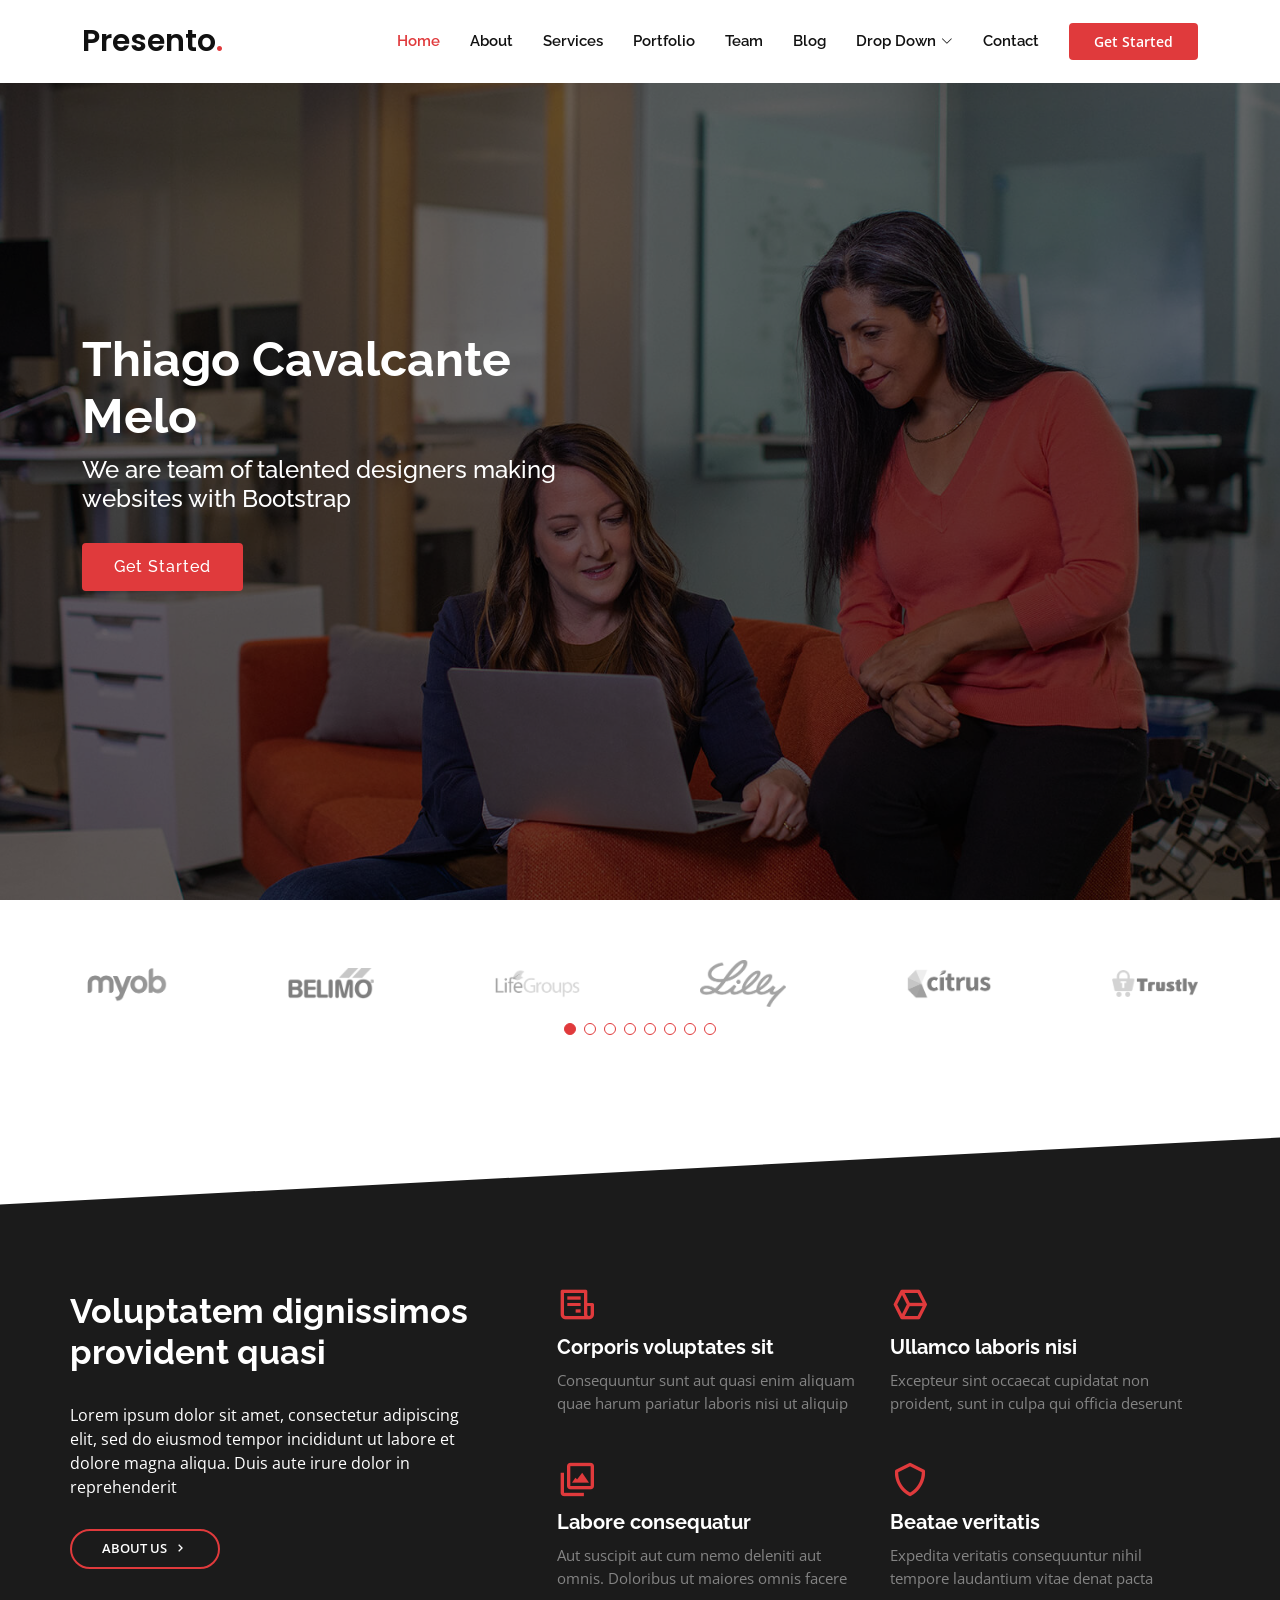
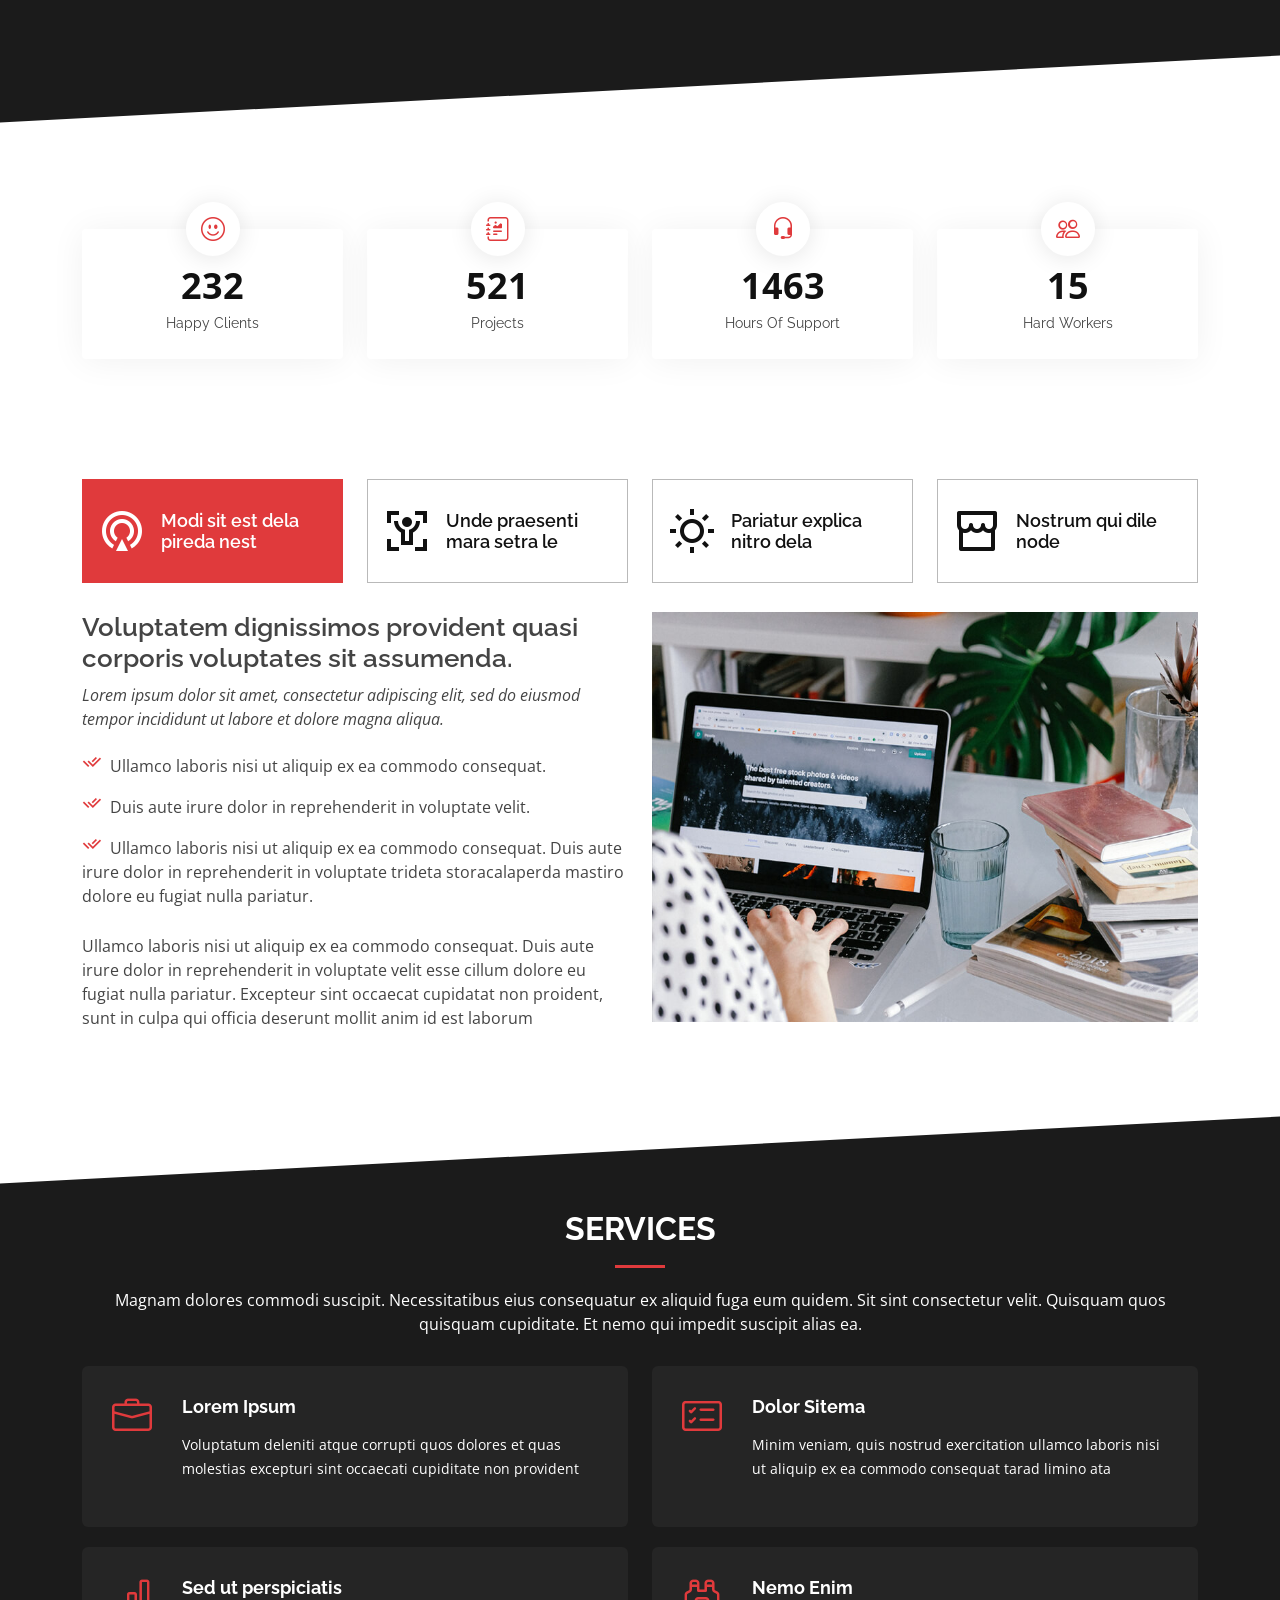
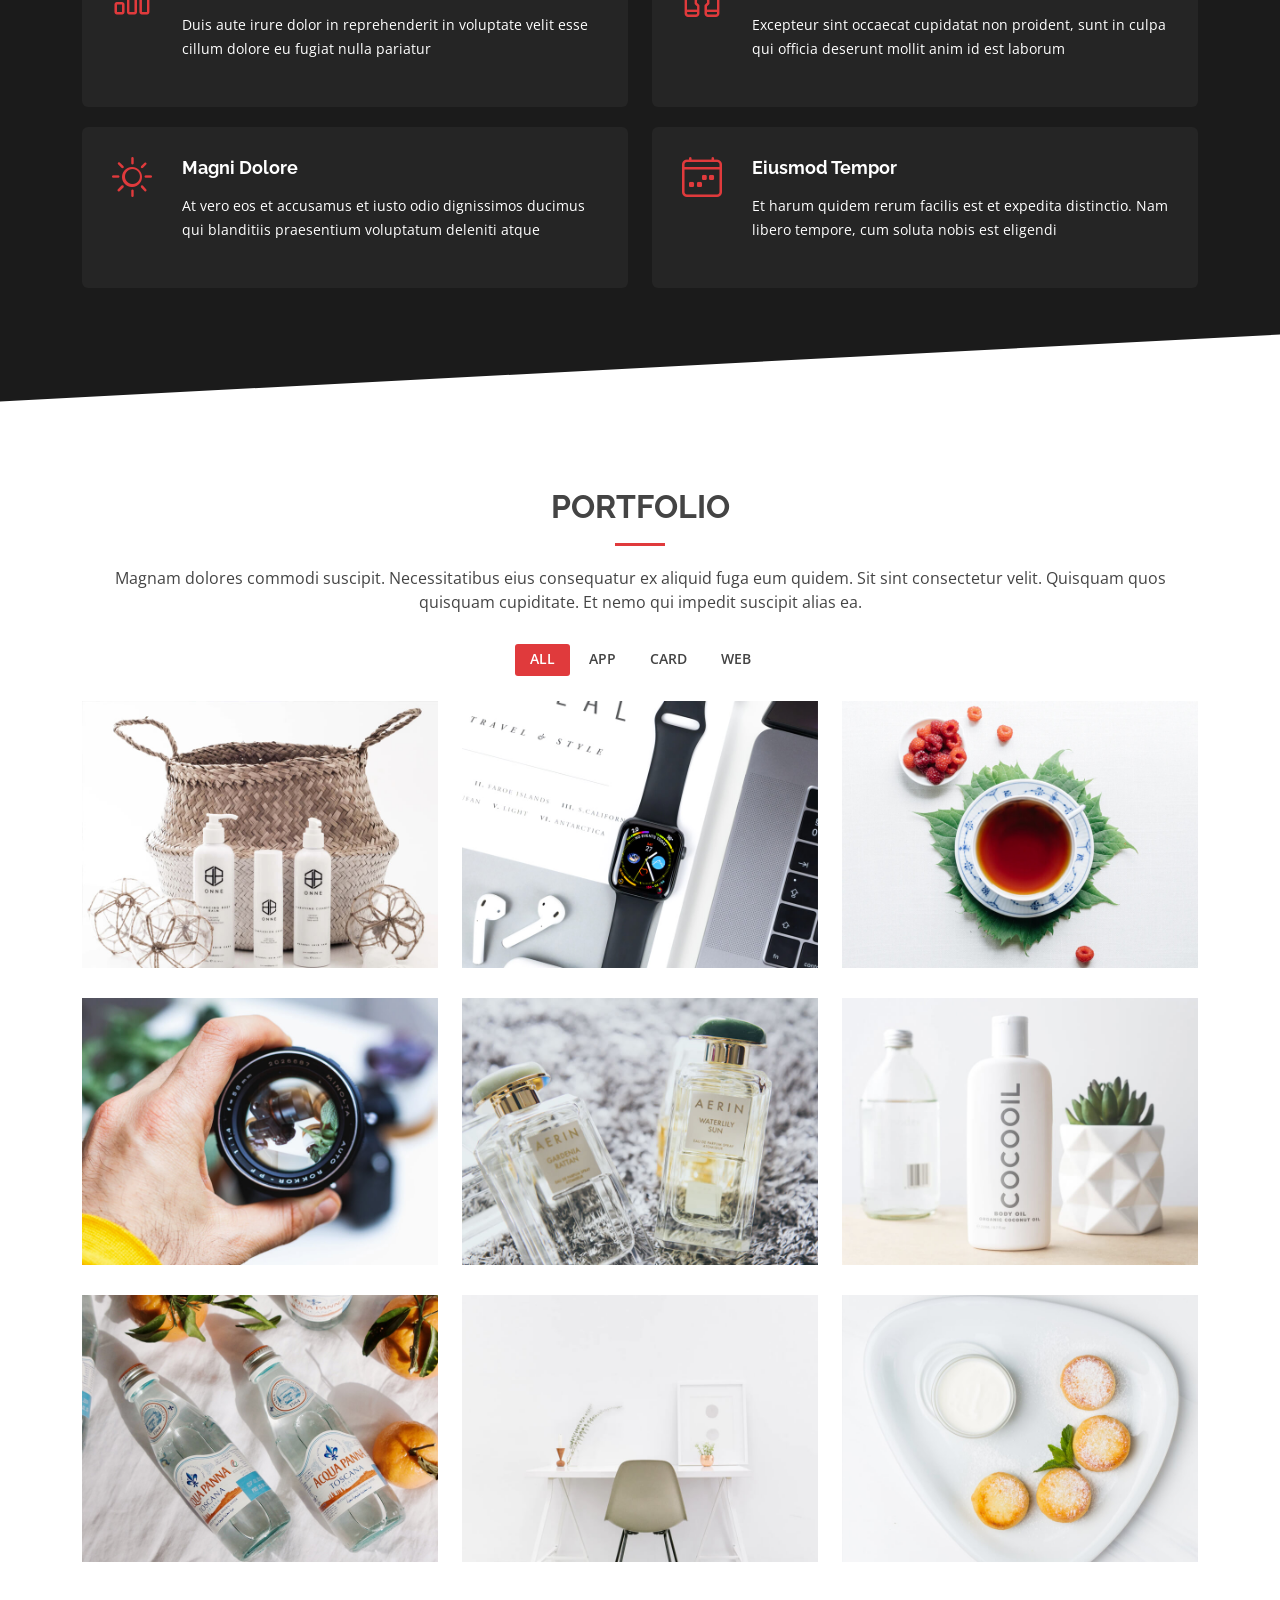
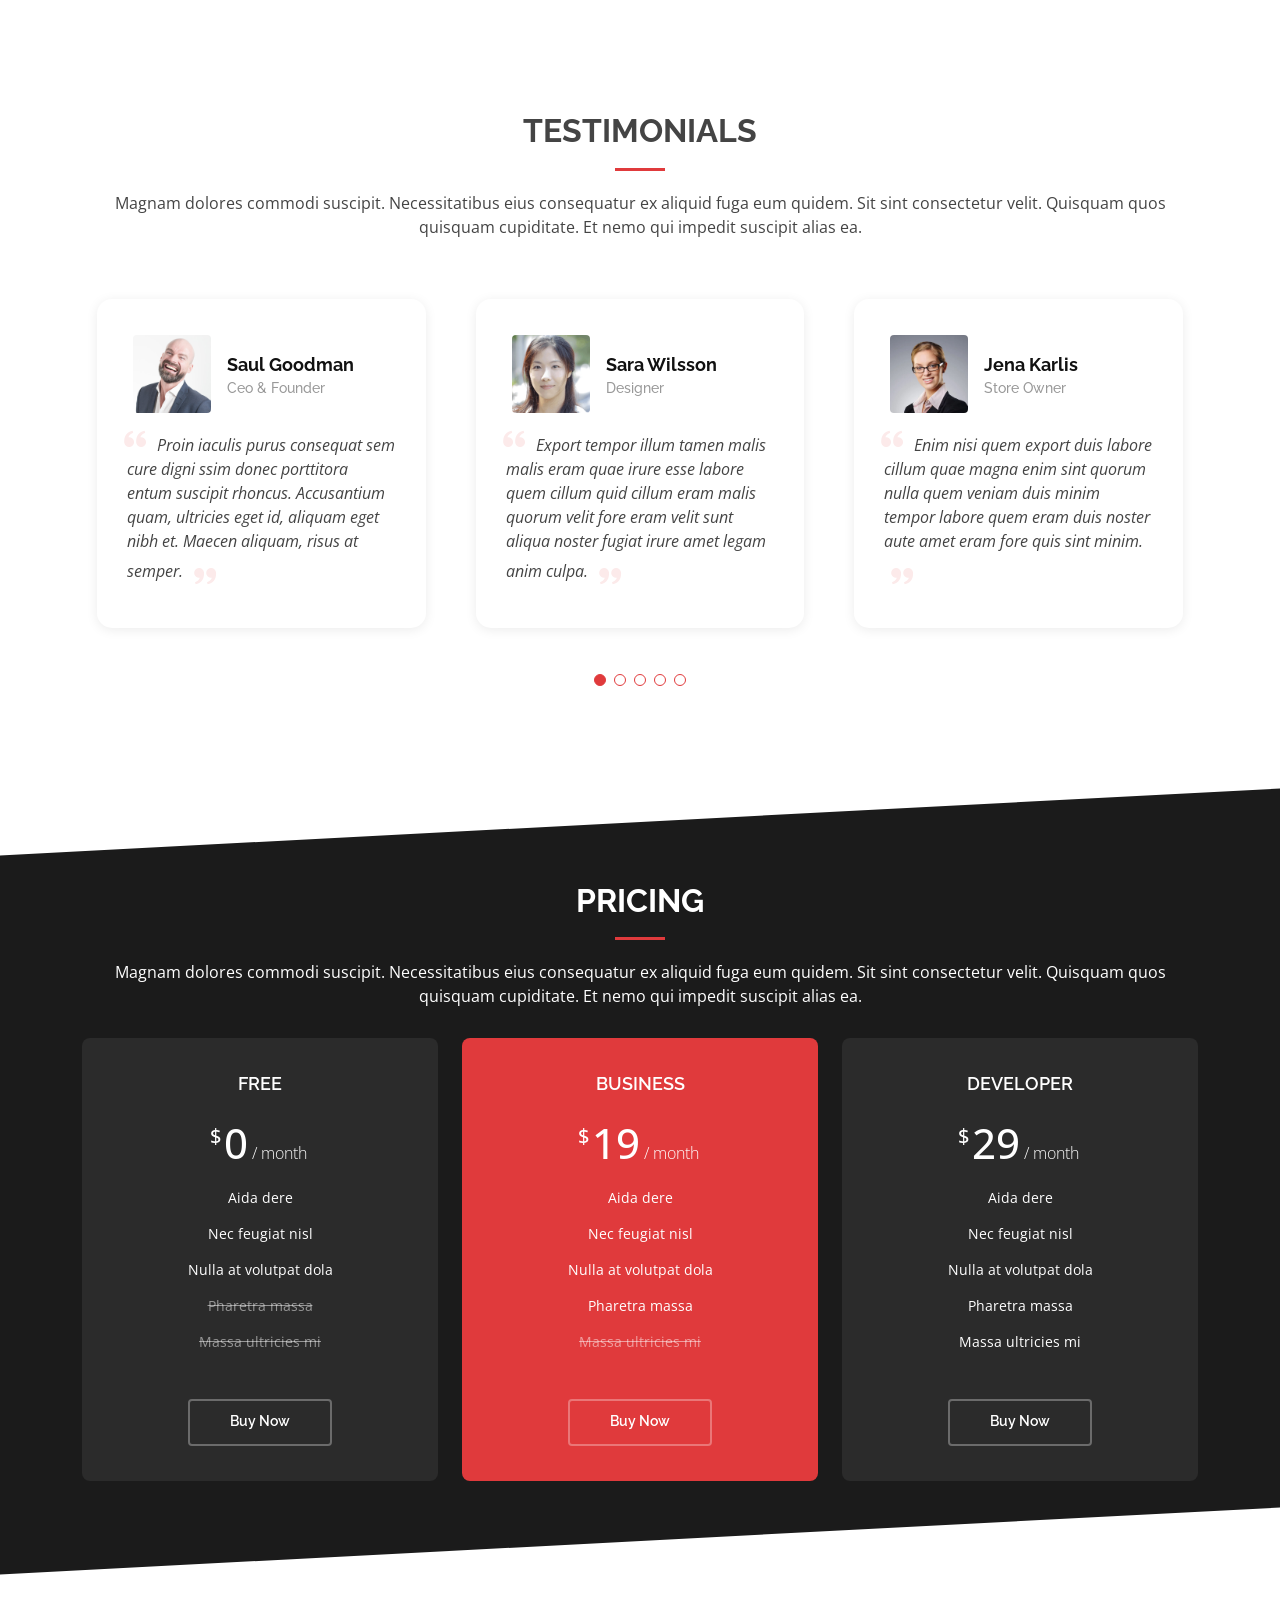
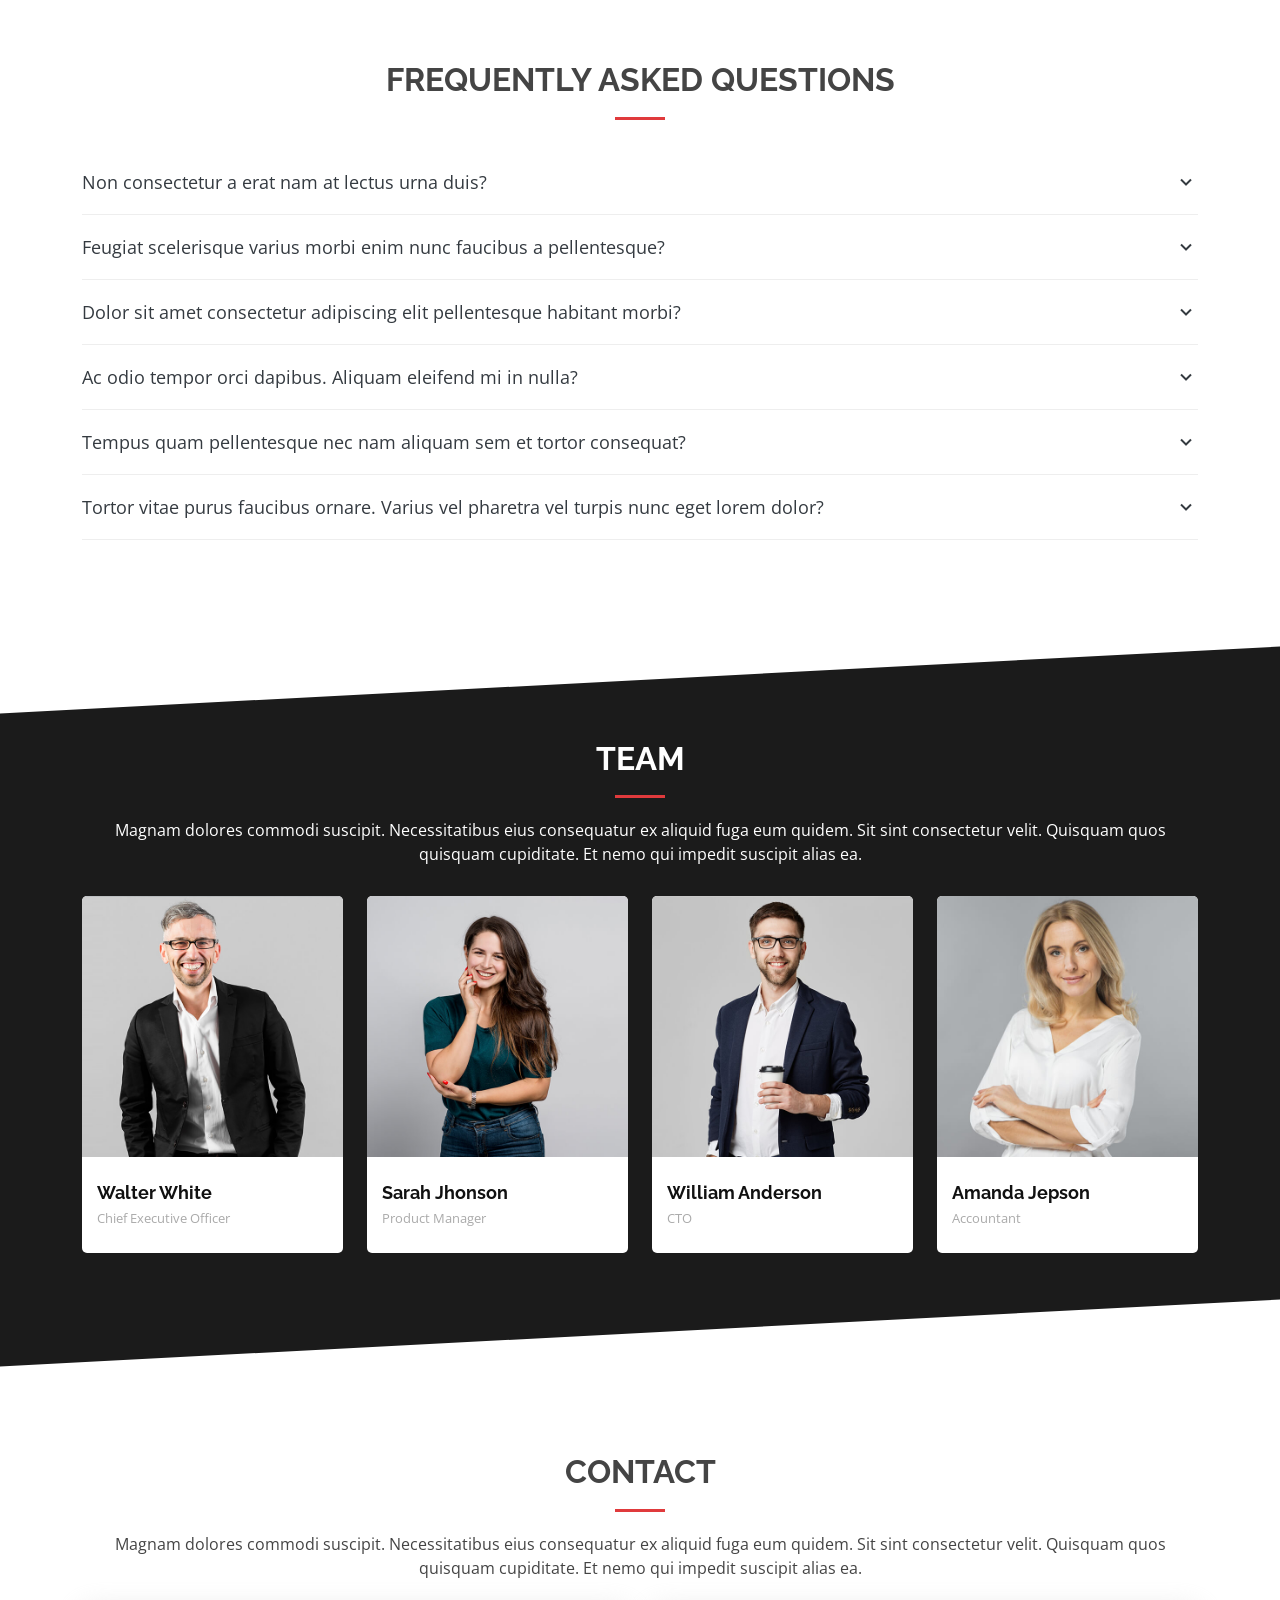
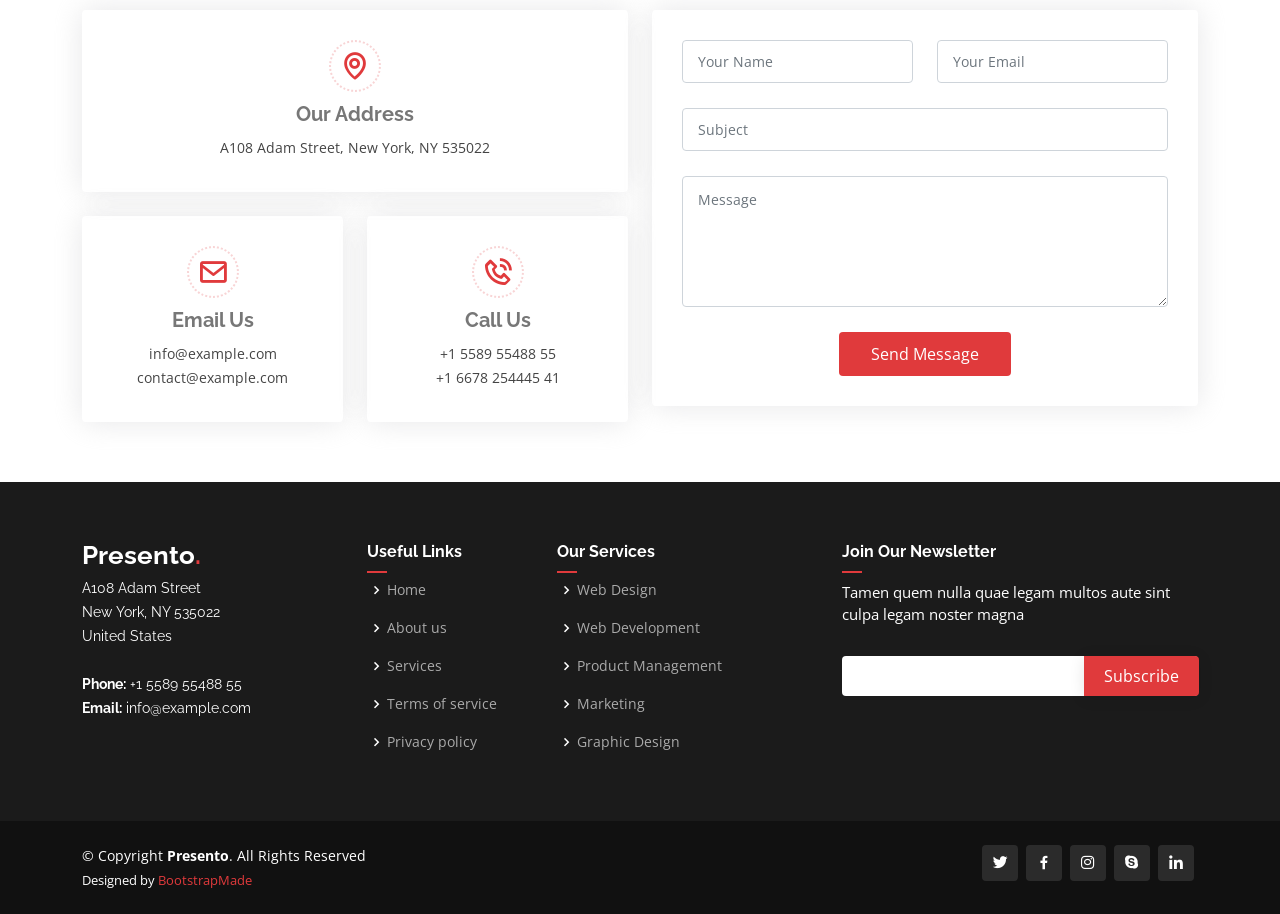
<file: index.html>
<!DOCTYPE html>
<html lang="en">

<head>
  <meta charset="utf-8">
  <meta content="width=device-width, initial-scale=1.0" name="viewport">

  <title>Presento Bootstrap Template - Index</title>
  <meta content="" name="description">
  <meta content="" name="keywords">

  <!-- Favicons -->
  <link href="assets/img/favicon.png" rel="icon">
  <link href="assets/img/apple-touch-icon.png" rel="apple-touch-icon">

  <!-- Google Fonts -->
  <link href="https://fonts.googleapis.com/css?family=Open+Sans:300,300i,400,400i,600,600i,700,700i|Raleway:300,300i,400,400i,500,500i,600,600i,700,700i|Poppins:300,300i,400,400i,500,500i,600,600i,700,700i" rel="stylesheet">

  <!-- Vendor CSS Files -->
  <link href="assets/vendor/aos/aos.css" rel="stylesheet">
  <link href="assets/vendor/bootstrap/css/bootstrap.min.css" rel="stylesheet">
  <link href="assets/vendor/bootstrap-icons/bootstrap-icons.css" rel="stylesheet">
  <link href="assets/vendor/boxicons/css/boxicons.min.css" rel="stylesheet">
  <link href="assets/vendor/glightbox/css/glightbox.min.css" rel="stylesheet">
  <link href="assets/vendor/remixicon/remixicon.css" rel="stylesheet">
  <link href="assets/vendor/swiper/swiper-bundle.min.css" rel="stylesheet">

  <!-- Template Main CSS File -->
  <link href="assets/css/style.css" rel="stylesheet">

  <!-- =======================================================
  * Template Name: Presento - v3.10.0
  * Template URL: https://bootstrapmade.com/presento-bootstrap-corporate-template/
  * Author: BootstrapMade.com
  * License: https://bootstrapmade.com/license/
  ======================================================== -->
</head>

<body>

  <!-- ======= Header ======= -->
  <header id="header" class="fixed-top d-flex align-items-center">
    <div class="container d-flex align-items-center">
      <h1 class="logo me-auto"><a href="index.html">Presento<span>.</span></a></h1>
      <!-- Uncomment below if you prefer to use an image logo -->
      <!-- <a href="index.html" class="logo me-auto"><img src="assets/img/logo.png" alt=""></a>-->

      <nav id="navbar" class="navbar order-last order-lg-0">
        <ul>
          <li><a class="nav-link scrollto active" href="#hero">Home</a></li>
          <li><a class="nav-link scrollto" href="#about">About</a></li>
          <li><a class="nav-link scrollto" href="#services">Services</a></li>
          <li><a class="nav-link scrollto " href="#portfolio">Portfolio</a></li>
          <li><a class="nav-link scrollto" href="#team">Team</a></li>
          <li><a href="blog.html">Blog</a></li>
          <li class="dropdown"><a href="#"><span>Drop Down</span> <i class="bi bi-chevron-down"></i></a>
            <ul>
              <li><a href="#">Drop Down 1</a></li>
              <li class="dropdown"><a href="#"><span>Deep Drop Down</span> <i class="bi bi-chevron-right"></i></a>
                <ul>
                  <li><a href="#">Deep Drop Down 1</a></li>
                  <li><a href="#">Deep Drop Down 2</a></li>
                  <li><a href="#">Deep Drop Down 3</a></li>
                  <li><a href="#">Deep Drop Down 4</a></li>
                  <li><a href="#">Deep Drop Down 5</a></li>
                </ul>
              </li>
              <li><a href="#">Drop Down 2</a></li>
              <li><a href="#">Drop Down 3</a></li>
              <li><a href="#">Drop Down 4</a></li>
            </ul>
          </li>
          <li><a class="nav-link scrollto" href="#contact">Contact</a></li>
        </ul>
        <i class="bi bi-list mobile-nav-toggle"></i>
      </nav><!-- .navbar -->

      <a href="#about" class="get-started-btn scrollto">Get Started</a>
    </div>
  </header><!-- End Header -->

  <!-- ======= Hero Section ======= -->
  <section id="hero" class="d-flex align-items-center">

    <div class="container" data-aos="zoom-out" data-aos-delay="100">
      <div class="row">
        <div class="col-xl-6">
          <h1>Thiago Cavalcante Melo</h1>
          <h2>We are team of talented designers making websites with Bootstrap</h2>
          <a href="#about" class="btn-get-started scrollto">Get Started</a>
        </div>
      </div>
    </div>

  </section><!-- End Hero -->

  <main id="main">

    <!-- ======= Clients Section ======= -->
    <section id="clients" class="clients">
      <div class="container" data-aos="zoom-in">

        <div class="clients-slider swiper">
          <div class="swiper-wrapper align-items-center">
            <div class="swiper-slide"><img src="assets/img/clients/client-1.png" class="img-fluid" alt=""></div>
            <div class="swiper-slide"><img src="assets/img/clients/client-2.png" class="img-fluid" alt=""></div>
            <div class="swiper-slide"><img src="assets/img/clients/client-3.png" class="img-fluid" alt=""></div>
            <div class="swiper-slide"><img src="assets/img/clients/client-4.png" class="img-fluid" alt=""></div>
            <div class="swiper-slide"><img src="assets/img/clients/client-5.png" class="img-fluid" alt=""></div>
            <div class="swiper-slide"><img src="assets/img/clients/client-6.png" class="img-fluid" alt=""></div>
            <div class="swiper-slide"><img src="assets/img/clients/client-7.png" class="img-fluid" alt=""></div>
            <div class="swiper-slide"><img src="assets/img/clients/client-8.png" class="img-fluid" alt=""></div>
          </div>
          <div class="swiper-pagination"></div>
        </div>

      </div>
    </section><!-- End Clients Section -->

    <!-- ======= About Section ======= -->
    <section id="about" class="about section-bg">
      <div class="container" data-aos="fade-up">

        <div class="row no-gutters">
          <div class="content col-xl-5 d-flex align-items-stretch">
            <div class="content">
              <h3>Voluptatem dignissimos provident quasi</h3>
              <p>
                Lorem ipsum dolor sit amet, consectetur adipiscing elit, sed do eiusmod tempor incididunt ut labore et dolore magna aliqua. Duis aute irure dolor in reprehenderit
              </p>
              <a href="#" class="about-btn"><span>About us</span> <i class="bx bx-chevron-right"></i></a>
            </div>
          </div>
          <div class="col-xl-7 d-flex align-items-stretch">
            <div class="icon-boxes d-flex flex-column justify-content-center">
              <div class="row">
                <div class="col-md-6 icon-box" data-aos="fade-up" data-aos-delay="100">
                  <i class="bx bx-receipt"></i>
                  <h4>Corporis voluptates sit</h4>
                  <p>Consequuntur sunt aut quasi enim aliquam quae harum pariatur laboris nisi ut aliquip</p>
                </div>
                <div class="col-md-6 icon-box" data-aos="fade-up" data-aos-delay="200">
                  <i class="bx bx-cube-alt"></i>
                  <h4>Ullamco laboris nisi</h4>
                  <p>Excepteur sint occaecat cupidatat non proident, sunt in culpa qui officia deserunt</p>
                </div>
                <div class="col-md-6 icon-box" data-aos="fade-up" data-aos-delay="300">
                  <i class="bx bx-images"></i>
                  <h4>Labore consequatur</h4>
                  <p>Aut suscipit aut cum nemo deleniti aut omnis. Doloribus ut maiores omnis facere</p>
                </div>
                <div class="col-md-6 icon-box" data-aos="fade-up" data-aos-delay="400">
                  <i class="bx bx-shield"></i>
                  <h4>Beatae veritatis</h4>
                  <p>Expedita veritatis consequuntur nihil tempore laudantium vitae denat pacta</p>
                </div>
              </div>
            </div><!-- End .content-->
          </div>
        </div>

      </div>
    </section><!-- End About Section -->

    <!-- ======= Counts Section ======= -->
    <section id="counts" class="counts">
      <div class="container" data-aos="fade-up">

        <div class="row">

          <div class="col-lg-3 col-md-6">
            <div class="count-box">
              <i class="bi bi-emoji-smile"></i>
              <span data-purecounter-start="0" data-purecounter-end="232" data-purecounter-duration="1" class="purecounter"></span>
              <p>Happy Clients</p>
            </div>
          </div>

          <div class="col-lg-3 col-md-6 mt-5 mt-md-0">
            <div class="count-box">
              <i class="bi bi-journal-richtext"></i>
              <span data-purecounter-start="0" data-purecounter-end="521" data-purecounter-duration="1" class="purecounter"></span>
              <p>Projects</p>
            </div>
          </div>

          <div class="col-lg-3 col-md-6 mt-5 mt-lg-0">
            <div class="count-box">
              <i class="bi bi-headset"></i>
              <span data-purecounter-start="0" data-purecounter-end="1463" data-purecounter-duration="1" class="purecounter"></span>
              <p>Hours Of Support</p>
            </div>
          </div>

          <div class="col-lg-3 col-md-6 mt-5 mt-lg-0">
            <div class="count-box">
              <i class="bi bi-people"></i>
              <span data-purecounter-start="0" data-purecounter-end="15" data-purecounter-duration="1" class="purecounter"></span>
              <p>Hard Workers</p>
            </div>
          </div>

        </div>

      </div>
    </section><!-- End Counts Section -->

    <!-- ======= Tabs Section ======= -->
    <section id="tabs" class="tabs">
      <div class="container" data-aos="fade-up">

        <ul class="nav nav-tabs row d-flex">
          <li class="nav-item col-3">
            <a class="nav-link active show" data-bs-toggle="tab" data-bs-target="#tab-1">
              <i class="ri-gps-line"></i>
              <h4 class="d-none d-lg-block">Modi sit est dela pireda nest</h4>
            </a>
          </li>
          <li class="nav-item col-3">
            <a class="nav-link" data-bs-toggle="tab" data-bs-target="#tab-2">
              <i class="ri-body-scan-line"></i>
              <h4 class="d-none d-lg-block">Unde praesenti mara setra le</h4>
            </a>
          </li>
          <li class="nav-item col-3">
            <a class="nav-link" data-bs-toggle="tab" data-bs-target="#tab-3">
              <i class="ri-sun-line"></i>
              <h4 class="d-none d-lg-block">Pariatur explica nitro dela</h4>
            </a>
          </li>
          <li class="nav-item col-3">
            <a class="nav-link" data-bs-toggle="tab" data-bs-target="#tab-4">
              <i class="ri-store-line"></i>
              <h4 class="d-none d-lg-block">Nostrum qui dile node</h4>
            </a>
          </li>
        </ul>

        <div class="tab-content">
          <div class="tab-pane active show" id="tab-1">
            <div class="row">
              <div class="col-lg-6 order-2 order-lg-1 mt-3 mt-lg-0" data-aos="fade-up" data-aos-delay="100">
                <h3>Voluptatem dignissimos provident quasi corporis voluptates sit assumenda.</h3>
                <p class="fst-italic">
                  Lorem ipsum dolor sit amet, consectetur adipiscing elit, sed do eiusmod tempor incididunt ut labore et dolore
                  magna aliqua.
                </p>
                <ul>
                  <li><i class="ri-check-double-line"></i> Ullamco laboris nisi ut aliquip ex ea commodo consequat.</li>
                  <li><i class="ri-check-double-line"></i> Duis aute irure dolor in reprehenderit in voluptate velit.</li>
                  <li><i class="ri-check-double-line"></i> Ullamco laboris nisi ut aliquip ex ea commodo consequat. Duis aute irure dolor in reprehenderit in voluptate trideta storacalaperda mastiro dolore eu fugiat nulla pariatur.</li>
                </ul>
                <p>
                  Ullamco laboris nisi ut aliquip ex ea commodo consequat. Duis aute irure dolor in reprehenderit in voluptate
                  velit esse cillum dolore eu fugiat nulla pariatur. Excepteur sint occaecat cupidatat non proident, sunt in
                  culpa qui officia deserunt mollit anim id est laborum
                </p>
              </div>
              <div class="col-lg-6 order-1 order-lg-2 text-center" data-aos="fade-up" data-aos-delay="200">
                <img src="assets/img/tabs-1.jpg" alt="" class="img-fluid">
              </div>
            </div>
          </div>
          <div class="tab-pane" id="tab-2">
            <div class="row">
              <div class="col-lg-6 order-2 order-lg-1 mt-3 mt-lg-0">
                <h3>Neque exercitationem debitis soluta quos debitis quo mollitia officia est</h3>
                <p>
                  Ullamco laboris nisi ut aliquip ex ea commodo consequat. Duis aute irure dolor in reprehenderit in voluptate
                  velit esse cillum dolore eu fugiat nulla pariatur. Excepteur sint occaecat cupidatat non proident, sunt in
                  culpa qui officia deserunt mollit anim id est laborum
                </p>
                <p class="fst-italic">
                  Lorem ipsum dolor sit amet, consectetur adipiscing elit, sed do eiusmod tempor incididunt ut labore et dolore
                  magna aliqua.
                </p>
                <ul>
                  <li><i class="ri-check-double-line"></i> Ullamco laboris nisi ut aliquip ex ea commodo consequat.</li>
                  <li><i class="ri-check-double-line"></i> Duis aute irure dolor in reprehenderit in voluptate velit.</li>
                  <li><i class="ri-check-double-line"></i> Provident mollitia neque rerum asperiores dolores quos qui a. Ipsum neque dolor voluptate nisi sed.</li>
                  <li><i class="ri-check-double-line"></i> Ullamco laboris nisi ut aliquip ex ea commodo consequat. Duis aute irure dolor in reprehenderit in voluptate trideta storacalaperda mastiro dolore eu fugiat nulla pariatur.</li>
                </ul>
              </div>
              <div class="col-lg-6 order-1 order-lg-2 text-center">
                <img src="assets/img/tabs-2.jpg" alt="" class="img-fluid">
              </div>
            </div>
          </div>
          <div class="tab-pane" id="tab-3">
            <div class="row">
              <div class="col-lg-6 order-2 order-lg-1 mt-3 mt-lg-0">
                <h3>Voluptatibus commodi ut accusamus ea repudiandae ut autem dolor ut assumenda</h3>
                <p>
                  Ullamco laboris nisi ut aliquip ex ea commodo consequat. Duis aute irure dolor in reprehenderit in voluptate
                  velit esse cillum dolore eu fugiat nulla pariatur. Excepteur sint occaecat cupidatat non proident, sunt in
                  culpa qui officia deserunt mollit anim id est laborum
                </p>
                <ul>
                  <li><i class="ri-check-double-line"></i> Ullamco laboris nisi ut aliquip ex ea commodo consequat.</li>
                  <li><i class="ri-check-double-line"></i> Duis aute irure dolor in reprehenderit in voluptate velit.</li>
                  <li><i class="ri-check-double-line"></i> Provident mollitia neque rerum asperiores dolores quos qui a. Ipsum neque dolor voluptate nisi sed.</li>
                </ul>
                <p class="fst-italic">
                  Lorem ipsum dolor sit amet, consectetur adipiscing elit, sed do eiusmod tempor incididunt ut labore et dolore
                  magna aliqua.
                </p>
              </div>
              <div class="col-lg-6 order-1 order-lg-2 text-center">
                <img src="assets/img/tabs-3.jpg" alt="" class="img-fluid">
              </div>
            </div>
          </div>
          <div class="tab-pane" id="tab-4">
            <div class="row">
              <div class="col-lg-6 order-2 order-lg-1 mt-3 mt-lg-0">
                <h3>Omnis fugiat ea explicabo sunt dolorum asperiores sequi inventore rerum</h3>
                <p>
                  Ullamco laboris nisi ut aliquip ex ea commodo consequat. Duis aute irure dolor in reprehenderit in voluptate
                  velit esse cillum dolore eu fugiat nulla pariatur. Excepteur sint occaecat cupidatat non proident, sunt in
                  culpa qui officia deserunt mollit anim id est laborum
                </p>
                <p class="fst-italic">
                  Lorem ipsum dolor sit amet, consectetur adipiscing elit, sed do eiusmod tempor incididunt ut labore et dolore
                  magna aliqua.
                </p>
                <ul>
                  <li><i class="ri-check-double-line"></i> Ullamco laboris nisi ut aliquip ex ea commodo consequat.</li>
                  <li><i class="ri-check-double-line"></i> Duis aute irure dolor in reprehenderit in voluptate velit.</li>
                  <li><i class="ri-check-double-line"></i> Ullamco laboris nisi ut aliquip ex ea commodo consequat. Duis aute irure dolor in reprehenderit in voluptate trideta storacalaperda mastiro dolore eu fugiat nulla pariatur.</li>
                </ul>
              </div>
              <div class="col-lg-6 order-1 order-lg-2 text-center">
                <img src="assets/img/tabs-4.jpg" alt="" class="img-fluid">
              </div>
            </div>
          </div>
        </div>

      </div>
    </section><!-- End Tabs Section -->

    <!-- ======= Services Section ======= -->
    <section id="services" class="services section-bg ">
      <div class="container" data-aos="fade-up">

        <div class="section-title">
          <h2>Services</h2>
          <p>Magnam dolores commodi suscipit. Necessitatibus eius consequatur ex aliquid fuga eum quidem. Sit sint consectetur velit. Quisquam quos quisquam cupiditate. Et nemo qui impedit suscipit alias ea.</p>
        </div>

        <div class="row">
          <div class="col-md-6">
            <div class="icon-box" data-aos="fade-up" data-aos-delay="100">
              <i class="bi bi-briefcase"></i>
              <h4><a href="#">Lorem Ipsum</a></h4>
              <p>Voluptatum deleniti atque corrupti quos dolores et quas molestias excepturi sint occaecati cupiditate non provident</p>
            </div>
          </div>
          <div class="col-md-6 mt-4 mt-md-0">
            <div class="icon-box" data-aos="fade-up" data-aos-delay="200">
              <i class="bi bi-card-checklist"></i>
              <h4><a href="#">Dolor Sitema</a></h4>
              <p>Minim veniam, quis nostrud exercitation ullamco laboris nisi ut aliquip ex ea commodo consequat tarad limino ata</p>
            </div>
          </div>
          <div class="col-md-6 mt-4 mt-md-0">
            <div class="icon-box" data-aos="fade-up" data-aos-delay="300">
              <i class="bi bi-bar-chart"></i>
              <h4><a href="#">Sed ut perspiciatis</a></h4>
              <p>Duis aute irure dolor in reprehenderit in voluptate velit esse cillum dolore eu fugiat nulla pariatur</p>
            </div>
          </div>
          <div class="col-md-6 mt-4 mt-md-0">
            <div class="icon-box" data-aos="fade-up" data-aos-delay="400">
              <i class="bi bi-binoculars"></i>
              <h4><a href="#">Nemo Enim</a></h4>
              <p>Excepteur sint occaecat cupidatat non proident, sunt in culpa qui officia deserunt mollit anim id est laborum</p>
            </div>
          </div>
          <div class="col-md-6 mt-4 mt-md-0">
            <div class="icon-box" data-aos="fade-up" data-aos-delay="500">
              <i class="bi bi-brightness-high"></i>
              <h4><a href="#">Magni Dolore</a></h4>
              <p>At vero eos et accusamus et iusto odio dignissimos ducimus qui blanditiis praesentium voluptatum deleniti atque</p>
            </div>
          </div>
          <div class="col-md-6 mt-4 mt-md-0">
            <div class="icon-box" data-aos="fade-up" data-aos-delay="600">
              <i class="bi bi-calendar4-week"></i>
              <h4><a href="#">Eiusmod Tempor</a></h4>
              <p>Et harum quidem rerum facilis est et expedita distinctio. Nam libero tempore, cum soluta nobis est eligendi</p>
            </div>
          </div>
        </div>

      </div>
    </section><!-- End Services Section -->

    <!-- ======= Portfolio Section ======= -->
    <section id="portfolio" class="portfolio">
      <div class="container" data-aos="fade-up">

        <div class="section-title">
          <h2>Portfolio</h2>
          <p>Magnam dolores commodi suscipit. Necessitatibus eius consequatur ex aliquid fuga eum quidem. Sit sint consectetur velit. Quisquam quos quisquam cupiditate. Et nemo qui impedit suscipit alias ea.</p>
        </div>

        <div class="row" data-aos="fade-up" data-aos-delay="100">
          <div class="col-lg-12 d-flex justify-content-center">
            <ul id="portfolio-flters">
              <li data-filter="*" class="filter-active">All</li>
              <li data-filter=".filter-app">App</li>
              <li data-filter=".filter-card">Card</li>
              <li data-filter=".filter-web">Web</li>
            </ul>
          </div>
        </div>

        <div class="row portfolio-container" data-aos="fade-up" data-aos-delay="200">

          <div class="col-lg-4 col-md-6 portfolio-item filter-app">
            <div class="portfolio-wrap">
              <img src="assets/img/portfolio/portfolio-1.jpg" class="img-fluid" alt="">
              <div class="portfolio-info">
                <h4>App 1</h4>
                <p>App</p>
                <div class="portfolio-links">
                  <a href="assets/img/portfolio/portfolio-1.jpg" data-gallery="portfolioGallery" class="portfolio-lightbox" title="App 1"><i class="bx bx-plus"></i></a>
                  <a href="portfolio-details.html" title="More Details"><i class="bx bx-link"></i></a>
                </div>
              </div>
            </div>
          </div>

          <div class="col-lg-4 col-md-6 portfolio-item filter-web">
            <div class="portfolio-wrap">
              <img src="assets/img/portfolio/portfolio-2.jpg" class="img-fluid" alt="">
              <div class="portfolio-info">
                <h4>Web 3</h4>
                <p>Web</p>
                <div class="portfolio-links">
                  <a href="assets/img/portfolio/portfolio-2.jpg" data-gallery="portfolioGallery" class="portfolio-lightbox" title="Web 3"><i class="bx bx-plus"></i></a>
                  <a href="portfolio-details.html" title="More Details"><i class="bx bx-link"></i></a>
                </div>
              </div>
            </div>
          </div>

          <div class="col-lg-4 col-md-6 portfolio-item filter-app">
            <div class="portfolio-wrap">
              <img src="assets/img/portfolio/portfolio-3.jpg" class="img-fluid" alt="">
              <div class="portfolio-info">
                <h4>App 2</h4>
                <p>App</p>
                <div class="portfolio-links">
                  <a href="assets/img/portfolio/portfolio-3.jpg" data-gallery="portfolioGallery" class="portfolio-lightbox" title="App 2"><i class="bx bx-plus"></i></a>
                  <a href="portfolio-details.html" title="More Details"><i class="bx bx-link"></i></a>
                </div>
              </div>
            </div>
          </div>

          <div class="col-lg-4 col-md-6 portfolio-item filter-card">
            <div class="portfolio-wrap">
              <img src="assets/img/portfolio/portfolio-4.jpg" class="img-fluid" alt="">
              <div class="portfolio-info">
                <h4>Card 2</h4>
                <p>Card</p>
                <div class="portfolio-links">
                  <a href="assets/img/portfolio/portfolio-4.jpg" data-gallery="portfolioGallery" class="portfolio-lightbox" title="Card 2"><i class="bx bx-plus"></i></a>
                  <a href="portfolio-details.html" title="More Details"><i class="bx bx-link"></i></a>
                </div>
              </div>
            </div>
          </div>

          <div class="col-lg-4 col-md-6 portfolio-item filter-web">
            <div class="portfolio-wrap">
              <img src="assets/img/portfolio/portfolio-5.jpg" class="img-fluid" alt="">
              <div class="portfolio-info">
                <h4>Web 2</h4>
                <p>Web</p>
                <div class="portfolio-links">
                  <a href="assets/img/portfolio/portfolio-5.jpg" data-gallery="portfolioGallery" class="portfolio-lightbox" title="Web 2"><i class="bx bx-plus"></i></a>
                  <a href="portfolio-details.html" title="More Details"><i class="bx bx-link"></i></a>
                </div>
              </div>
            </div>
          </div>

          <div class="col-lg-4 col-md-6 portfolio-item filter-app">
            <div class="portfolio-wrap">
              <img src="assets/img/portfolio/portfolio-6.jpg" class="img-fluid" alt="">
              <div class="portfolio-info">
                <h4>App 3</h4>
                <p>App</p>
                <div class="portfolio-links">
                  <a href="assets/img/portfolio/portfolio-6.jpg" data-gallery="portfolioGallery" class="portfolio-lightbox" title="App 3"><i class="bx bx-plus"></i></a>
                  <a href="portfolio-details.html" title="More Details"><i class="bx bx-link"></i></a>
                </div>
              </div>
            </div>
          </div>

          <div class="col-lg-4 col-md-6 portfolio-item filter-card">
            <div class="portfolio-wrap">
              <img src="assets/img/portfolio/portfolio-7.jpg" class="img-fluid" alt="">
              <div class="portfolio-info">
                <h4>Card 1</h4>
                <p>Card</p>
                <div class="portfolio-links">
                  <a href="assets/img/portfolio/portfolio-7.jpg" data-gallery="portfolioGallery" class="portfolio-lightbox" title="Card 1"><i class="bx bx-plus"></i></a>
                  <a href="portfolio-details.html" title="More Details"><i class="bx bx-link"></i></a>
                </div>
              </div>
            </div>
          </div>

          <div class="col-lg-4 col-md-6 portfolio-item filter-card">
            <div class="portfolio-wrap">
              <img src="assets/img/portfolio/portfolio-8.jpg" class="img-fluid" alt="">
              <div class="portfolio-info">
                <h4>Card 3</h4>
                <p>Card</p>
                <div class="portfolio-links">
                  <a href="assets/img/portfolio/portfolio-8.jpg" data-gallery="portfolioGallery" class="portfolio-lightbox" title="Card 3"><i class="bx bx-plus"></i></a>
                  <a href="portfolio-details.html" title="More Details"><i class="bx bx-link"></i></a>
                </div>
              </div>
            </div>
          </div>

          <div class="col-lg-4 col-md-6 portfolio-item filter-web">
            <div class="portfolio-wrap">
              <img src="assets/img/portfolio/portfolio-9.jpg" class="img-fluid" alt="">
              <div class="portfolio-info">
                <h4>Web 3</h4>
                <p>Web</p>
                <div class="portfolio-links">
                  <a href="assets/img/portfolio/portfolio-9.jpg" data-gallery="portfolioGallery" class="portfolio-lightbox" title="Web 3"><i class="bx bx-plus"></i></a>
                  <a href="portfolio-details.html" title="More Details"><i class="bx bx-link"></i></a>
                </div>
              </div>
            </div>
          </div>

        </div>

      </div>
    </section><!-- End Portfolio Section -->

    <!-- ======= Testimonials Section ======= -->
    <section id="testimonials" class="testimonials">
      <div class="container" data-aos="fade-up">
        <div class="section-title">
          <h2>Testimonials</h2>
          <p>Magnam dolores commodi suscipit. Necessitatibus eius consequatur ex aliquid fuga eum quidem. Sit sint consectetur velit. Quisquam quos quisquam cupiditate. Et nemo qui impedit suscipit alias ea.</p>
        </div>

        <div class="testimonials-slider swiper" data-aos="fade-up" data-aos-delay="100">
          <div class="swiper-wrapper">

            <div class="swiper-slide">
              <div class="testimonial-wrap">
                <div class="testimonial-item">
                  <img src="assets/img/testimonials/testimonials-1.jpg" class="testimonial-img" alt="">
                  <h3>Saul Goodman</h3>
                  <h4>Ceo &amp; Founder</h4>
                  <p>
                    <i class="bx bxs-quote-alt-left quote-icon-left"></i>
                    Proin iaculis purus consequat sem cure digni ssim donec porttitora entum suscipit rhoncus. Accusantium quam, ultricies eget id, aliquam eget nibh et. Maecen aliquam, risus at semper.
                    <i class="bx bxs-quote-alt-right quote-icon-right"></i>
                  </p>
                </div>
              </div>
            </div><!-- End testimonial item -->

            <div class="swiper-slide">
              <div class="testimonial-wrap">
                <div class="testimonial-item">
                  <img src="assets/img/testimonials/testimonials-2.jpg" class="testimonial-img" alt="">
                  <h3>Sara Wilsson</h3>
                  <h4>Designer</h4>
                  <p>
                    <i class="bx bxs-quote-alt-left quote-icon-left"></i>
                    Export tempor illum tamen malis malis eram quae irure esse labore quem cillum quid cillum eram malis quorum velit fore eram velit sunt aliqua noster fugiat irure amet legam anim culpa.
                    <i class="bx bxs-quote-alt-right quote-icon-right"></i>
                  </p>
                </div>
              </div>
            </div><!-- End testimonial item -->

            <div class="swiper-slide">
              <div class="testimonial-wrap">
                <div class="testimonial-item">
                  <img src="assets/img/testimonials/testimonials-3.jpg" class="testimonial-img" alt="">
                  <h3>Jena Karlis</h3>
                  <h4>Store Owner</h4>
                  <p>
                    <i class="bx bxs-quote-alt-left quote-icon-left"></i>
                    Enim nisi quem export duis labore cillum quae magna enim sint quorum nulla quem veniam duis minim tempor labore quem eram duis noster aute amet eram fore quis sint minim.
                    <i class="bx bxs-quote-alt-right quote-icon-right"></i>
                  </p>
                </div>
              </div>
            </div><!-- End testimonial item -->

            <div class="swiper-slide">
              <div class="testimonial-wrap">
                <div class="testimonial-item">
                  <img src="assets/img/testimonials/testimonials-4.jpg" class="testimonial-img" alt="">
                  <h3>Matt Brandon</h3>
                  <h4>Freelancer</h4>
                  <p>
                    <i class="bx bxs-quote-alt-left quote-icon-left"></i>
                    Fugiat enim eram quae cillum dolore dolor amet nulla culpa multos export minim fugiat minim velit minim dolor enim duis veniam ipsum anim magna sunt elit fore quem dolore labore illum veniam.
                    <i class="bx bxs-quote-alt-right quote-icon-right"></i>
                  </p>
                </div>
              </div>
            </div><!-- End testimonial item -->

            <div class="swiper-slide">
              <div class="testimonial-wrap">
                <div class="testimonial-item">
                  <img src="assets/img/testimonials/testimonials-5.jpg" class="testimonial-img" alt="">
                  <h3>John Larson</h3>
                  <h4>Entrepreneur</h4>
                  <p>
                    <i class="bx bxs-quote-alt-left quote-icon-left"></i>
                    Quis quorum aliqua sint quem legam fore sunt eram irure aliqua veniam tempor noster veniam enim culpa labore duis sunt culpa nulla illum cillum fugiat esse veniam culpa fore nisi cillum quid.
                    <i class="bx bxs-quote-alt-right quote-icon-right"></i>
                  </p>
                </div>
              </div>
            </div><!-- End testimonial item -->

          </div>
          <div class="swiper-pagination"></div>
        </div>

      </div>
    </section><!-- End Testimonials Section -->

    <!-- ======= Pricing Section ======= -->
    <section id="pricing" class="pricing section-bg">
      <div class="container" data-aos="fade-up">

        <div class="section-title">
          <h2>Pricing</h2>
          <p>Magnam dolores commodi suscipit. Necessitatibus eius consequatur ex aliquid fuga eum quidem. Sit sint consectetur velit. Quisquam quos quisquam cupiditate. Et nemo qui impedit suscipit alias ea.</p>
        </div>

        <div class="row">

          <div class="col-lg-4 col-md-6">
            <div class="box" data-aos="fade-up" data-aos-delay="100">
              <h3>Free</h3>
              <h4><sup>$</sup>0<span> / month</span></h4>
              <ul>
                <li>Aida dere</li>
                <li>Nec feugiat nisl</li>
                <li>Nulla at volutpat dola</li>
                <li class="na">Pharetra massa</li>
                <li class="na">Massa ultricies mi</li>
              </ul>
              <div class="btn-wrap">
                <a href="#" class="btn-buy">Buy Now</a>
              </div>
            </div>
          </div>

          <div class="col-lg-4 col-md-6 mt-4 mt-md-0">
            <div class="box featured" data-aos="fade-up" data-aos-delay="200">
              <h3>Business</h3>
              <h4><sup>$</sup>19<span> / month</span></h4>
              <ul>
                <li>Aida dere</li>
                <li>Nec feugiat nisl</li>
                <li>Nulla at volutpat dola</li>
                <li>Pharetra massa</li>
                <li class="na">Massa ultricies mi</li>
              </ul>
              <div class="btn-wrap">
                <a href="#" class="btn-buy">Buy Now</a>
              </div>
            </div>
          </div>

          <div class="col-lg-4 col-md-6 mt-4 mt-lg-0">
            <div class="box" data-aos="fade-up" data-aos-delay="300">
              <h3>Developer</h3>
              <h4><sup>$</sup>29<span> / month</span></h4>
              <ul>
                <li>Aida dere</li>
                <li>Nec feugiat nisl</li>
                <li>Nulla at volutpat dola</li>
                <li>Pharetra massa</li>
                <li>Massa ultricies mi</li>
              </ul>
              <div class="btn-wrap">
                <a href="#" class="btn-buy">Buy Now</a>
              </div>
            </div>
          </div>

        </div>

      </div>
    </section><!-- End Pricing Section -->

    <!-- ======= Frequently Asked Questions Section ======= -->
    <section id="faq" class="faq">
      <div class="container" data-aos="fade-up">

        <div class="section-title">
          <h2>Frequently Asked Questions</h2>
        </div>

        <ul class="faq-list accordion" data-aos="fade-up">

          <li>
            <a data-bs-toggle="collapse" class="collapsed" data-bs-target="#faq1">Non consectetur a erat nam at lectus urna duis? <i class="bx bx-chevron-down icon-show"></i><i class="bx bx-x icon-close"></i></a>
            <div id="faq1" class="collapse" data-bs-parent=".faq-list">
              <p>
                Feugiat pretium nibh ipsum consequat. Tempus iaculis urna id volutpat lacus laoreet non curabitur gravida. Venenatis lectus magna fringilla urna porttitor rhoncus dolor purus non.
              </p>
            </div>
          </li>

          <li>
            <a data-bs-toggle="collapse" data-bs-target="#faq2" class="collapsed">Feugiat scelerisque varius morbi enim nunc faucibus a pellentesque? <i class="bx bx-chevron-down icon-show"></i><i class="bx bx-x icon-close"></i></a>
            <div id="faq2" class="collapse" data-bs-parent=".faq-list">
              <p>
                Dolor sit amet consectetur adipiscing elit pellentesque habitant morbi. Id interdum velit laoreet id donec ultrices. Fringilla phasellus faucibus scelerisque eleifend donec pretium. Est pellentesque elit ullamcorper dignissim. Mauris ultrices eros in cursus turpis massa tincidunt dui.
              </p>
            </div>
          </li>

          <li>
            <a data-bs-toggle="collapse" data-bs-target="#faq3" class="collapsed">Dolor sit amet consectetur adipiscing elit pellentesque habitant morbi? <i class="bx bx-chevron-down icon-show"></i><i class="bx bx-x icon-close"></i></a>
            <div id="faq3" class="collapse" data-bs-parent=".faq-list">
              <p>
                Eleifend mi in nulla posuere sollicitudin aliquam ultrices sagittis orci. Faucibus pulvinar elementum integer enim. Sem nulla pharetra diam sit amet nisl suscipit. Rutrum tellus pellentesque eu tincidunt. Lectus urna duis convallis convallis tellus. Urna molestie at elementum eu facilisis sed odio morbi quis
              </p>
            </div>
          </li>

          <li>
            <a data-bs-toggle="collapse" data-bs-target="#faq4" class="collapsed">Ac odio tempor orci dapibus. Aliquam eleifend mi in nulla? <i class="bx bx-chevron-down icon-show"></i><i class="bx bx-x icon-close"></i></a>
            <div id="faq4" class="collapse" data-bs-parent=".faq-list">
              <p>
                Dolor sit amet consectetur adipiscing elit pellentesque habitant morbi. Id interdum velit laoreet id donec ultrices. Fringilla phasellus faucibus scelerisque eleifend donec pretium. Est pellentesque elit ullamcorper dignissim. Mauris ultrices eros in cursus turpis massa tincidunt dui.
              </p>
            </div>
          </li>

          <li>
            <a data-bs-toggle="collapse" data-bs-target="#faq5" class="collapsed">Tempus quam pellentesque nec nam aliquam sem et tortor consequat? <i class="bx bx-chevron-down icon-show"></i><i class="bx bx-x icon-close"></i></a>
            <div id="faq5" class="collapse" data-bs-parent=".faq-list">
              <p>
                Molestie a iaculis at erat pellentesque adipiscing commodo. Dignissim suspendisse in est ante in. Nunc vel risus commodo viverra maecenas accumsan. Sit amet nisl suscipit adipiscing bibendum est. Purus gravida quis blandit turpis cursus in
              </p>
            </div>
          </li>

          <li>
            <a data-bs-toggle="collapse" data-bs-target="#faq6" class="collapsed">Tortor vitae purus faucibus ornare. Varius vel pharetra vel turpis nunc eget lorem dolor? <i class="bx bx-chevron-down icon-show"></i><i class="bx bx-x icon-close"></i></a>
            <div id="faq6" class="collapse" data-bs-parent=".faq-list">
              <p>
                Laoreet sit amet cursus sit amet dictum sit amet justo. Mauris vitae ultricies leo integer malesuada nunc vel. Tincidunt eget nullam non nisi est sit amet. Turpis nunc eget lorem dolor sed. Ut venenatis tellus in metus vulputate eu scelerisque. Pellentesque diam volutpat commodo sed egestas egestas fringilla phasellus faucibus. Nibh tellus molestie nunc non blandit massa enim nec.
              </p>
            </div>
          </li>

        </ul>

      </div>
    </section><!-- End Frequently Asked Questions Section -->

    <!-- ======= Team Section ======= -->
    <section id="team" class="team section-bg">
      <div class="container" data-aos="fade-up">

        <div class="section-title">
          <h2>Team</h2>
          <p>Magnam dolores commodi suscipit. Necessitatibus eius consequatur ex aliquid fuga eum quidem. Sit sint consectetur velit. Quisquam quos quisquam cupiditate. Et nemo qui impedit suscipit alias ea.</p>
        </div>

        <div class="row">

          <div class="col-lg-3 col-md-6 d-flex align-items-stretch">
            <div class="member" data-aos="fade-up" data-aos-delay="100">
              <div class="member-img">
                <img src="assets/img/team/team-1.jpg" class="img-fluid" alt="">
                <div class="social">
                  <a href=""><i class="bi bi-twitter"></i></a>
                  <a href=""><i class="bi bi-facebook"></i></a>
                  <a href=""><i class="bi bi-instagram"></i></a>
                  <a href=""><i class="bi bi-linkedin"></i></a>
                </div>
              </div>
              <div class="member-info">
                <h4>Walter White</h4>
                <span>Chief Executive Officer</span>
              </div>
            </div>
          </div>

          <div class="col-lg-3 col-md-6 d-flex align-items-stretch">
            <div class="member" data-aos="fade-up" data-aos-delay="200">
              <div class="member-img">
                <img src="assets/img/team/team-2.jpg" class="img-fluid" alt="">
                <div class="social">
                  <a href=""><i class="bi bi-twitter"></i></a>
                  <a href=""><i class="bi bi-facebook"></i></a>
                  <a href=""><i class="bi bi-instagram"></i></a>
                  <a href=""><i class="bi bi-linkedin"></i></a>
                </div>
              </div>
              <div class="member-info">
                <h4>Sarah Jhonson</h4>
                <span>Product Manager</span>
              </div>
            </div>
          </div>

          <div class="col-lg-3 col-md-6 d-flex align-items-stretch">
            <div class="member" data-aos="fade-up" data-aos-delay="300">
              <div class="member-img">
                <img src="assets/img/team/team-3.jpg" class="img-fluid" alt="">
                <div class="social">
                  <a href=""><i class="bi bi-twitter"></i></a>
                  <a href=""><i class="bi bi-facebook"></i></a>
                  <a href=""><i class="bi bi-instagram"></i></a>
                  <a href=""><i class="bi bi-linkedin"></i></a>
                </div>
              </div>
              <div class="member-info">
                <h4>William Anderson</h4>
                <span>CTO</span>
              </div>
            </div>
          </div>

          <div class="col-lg-3 col-md-6 d-flex align-items-stretch">
            <div class="member" data-aos="fade-up" data-aos-delay="400">
              <div class="member-img">
                <img src="assets/img/team/team-4.jpg" class="img-fluid" alt="">
                <div class="social">
                  <a href=""><i class="bi bi-twitter"></i></a>
                  <a href=""><i class="bi bi-facebook"></i></a>
                  <a href=""><i class="bi bi-instagram"></i></a>
                  <a href=""><i class="bi bi-linkedin"></i></a>
                </div>
              </div>
              <div class="member-info">
                <h4>Amanda Jepson</h4>
                <span>Accountant</span>
              </div>
            </div>
          </div>

        </div>

      </div>
    </section><!-- End Team Section -->

    <!-- ======= Contact Section ======= -->
    <section id="contact" class="contact">
      <div class="container" data-aos="fade-up">

        <div class="section-title">
          <h2>Contact</h2>
          <p>Magnam dolores commodi suscipit. Necessitatibus eius consequatur ex aliquid fuga eum quidem. Sit sint consectetur velit. Quisquam quos quisquam cupiditate. Et nemo qui impedit suscipit alias ea.</p>
        </div>

        <div class="row" data-aos="fade-up" data-aos-delay="100">

          <div class="col-lg-6">

            <div class="row">
              <div class="col-md-12">
                <div class="info-box">
                  <i class="bx bx-map"></i>
                  <h3>Our Address</h3>
                  <p>A108 Adam Street, New York, NY 535022</p>
                </div>
              </div>
              <div class="col-md-6">
                <div class="info-box mt-4">
                  <i class="bx bx-envelope"></i>
                  <h3>Email Us</h3>
                  <p>info@example.com<br>contact@example.com</p>
                </div>
              </div>
              <div class="col-md-6">
                <div class="info-box mt-4">
                  <i class="bx bx-phone-call"></i>
                  <h3>Call Us</h3>
                  <p>+1 5589 55488 55<br>+1 6678 254445 41</p>
                </div>
              </div>
            </div>

          </div>

          <div class="col-lg-6">
            <form action="forms/contact.php" method="post" role="form" class="php-email-form">
              <div class="row">
                <div class="col form-group">
                  <input type="text" name="name" class="form-control" id="name" placeholder="Your Name" required>
                </div>
                <div class="col form-group">
                  <input type="email" class="form-control" name="email" id="email" placeholder="Your Email" required>
                </div>
              </div>
              <div class="form-group">
                <input type="text" class="form-control" name="subject" id="subject" placeholder="Subject" required>
              </div>
              <div class="form-group">
                <textarea class="form-control" name="message" rows="5" placeholder="Message" required></textarea>
              </div>
              <div class="my-3">
                <div class="loading">Loading</div>
                <div class="error-message"></div>
                <div class="sent-message">Your message has been sent. Thank you!</div>
              </div>
              <div class="text-center"><button type="submit">Send Message</button></div>
            </form>
          </div>

        </div>

      </div>
    </section><!-- End Contact Section -->

  </main><!-- End #main -->

  <!-- ======= Footer ======= -->
  <footer id="footer">

    <div class="footer-top">
      <div class="container">
        <div class="row">

          <div class="col-lg-3 col-md-6 footer-contact">
            <h3>Presento<span>.</span></h3>
            <p>
              A108 Adam Street <br>
              New York, NY 535022<br>
              United States <br><br>
              <strong>Phone:</strong> +1 5589 55488 55<br>
              <strong>Email:</strong> info@example.com<br>
            </p>
          </div>

          <div class="col-lg-2 col-md-6 footer-links">
            <h4>Useful Links</h4>
            <ul>
              <li><i class="bx bx-chevron-right"></i> <a href="#">Home</a></li>
              <li><i class="bx bx-chevron-right"></i> <a href="#">About us</a></li>
              <li><i class="bx bx-chevron-right"></i> <a href="#">Services</a></li>
              <li><i class="bx bx-chevron-right"></i> <a href="#">Terms of service</a></li>
              <li><i class="bx bx-chevron-right"></i> <a href="#">Privacy policy</a></li>
            </ul>
          </div>

          <div class="col-lg-3 col-md-6 footer-links">
            <h4>Our Services</h4>
            <ul>
              <li><i class="bx bx-chevron-right"></i> <a href="#">Web Design</a></li>
              <li><i class="bx bx-chevron-right"></i> <a href="#">Web Development</a></li>
              <li><i class="bx bx-chevron-right"></i> <a href="#">Product Management</a></li>
              <li><i class="bx bx-chevron-right"></i> <a href="#">Marketing</a></li>
              <li><i class="bx bx-chevron-right"></i> <a href="#">Graphic Design</a></li>
            </ul>
          </div>

          <div class="col-lg-4 col-md-6 footer-newsletter">
            <h4>Join Our Newsletter</h4>
            <p>Tamen quem nulla quae legam multos aute sint culpa legam noster magna</p>
            <form action="" method="post">
              <input type="email" name="email"><input type="submit" value="Subscribe">
            </form>
          </div>

        </div>
      </div>
    </div>

    <div class="container d-md-flex py-4">

      <div class="me-md-auto text-center text-md-start">
        <div class="copyright">
          &copy; Copyright <strong><span>Presento</span></strong>. All Rights Reserved
        </div>
        <div class="credits">
          <!-- All the links in the footer should remain intact. -->
          <!-- You can delete the links only if you purchased the pro version. -->
          <!-- Licensing information: https://bootstrapmade.com/license/ -->
          <!-- Purchase the pro version with working PHP/AJAX contact form: https://bootstrapmade.com/presento-bootstrap-corporate-template/ -->
          Designed by <a href="https://bootstrapmade.com/">BootstrapMade</a>
        </div>
      </div>
      <div class="social-links text-center text-md-end pt-3 pt-md-0">
        <a href="#" class="twitter"><i class="bx bxl-twitter"></i></a>
        <a href="#" class="facebook"><i class="bx bxl-facebook"></i></a>
        <a href="#" class="instagram"><i class="bx bxl-instagram"></i></a>
        <a href="#" class="google-plus"><i class="bx bxl-skype"></i></a>
        <a href="#" class="linkedin"><i class="bx bxl-linkedin"></i></a>
      </div>
    </div>
  </footer><!-- End Footer -->

  <a href="#" class="back-to-top d-flex align-items-center justify-content-center"><i class="bi bi-arrow-up-short"></i></a>

  <!-- Vendor JS Files -->
  <script src="assets/vendor/purecounter/purecounter_vanilla.js"></script>
  <script src="assets/vendor/aos/aos.js"></script>
  <script src="assets/vendor/bootstrap/js/bootstrap.bundle.min.js"></script>
  <script src="assets/vendor/glightbox/js/glightbox.min.js"></script>
  <script src="assets/vendor/isotope-layout/isotope.pkgd.min.js"></script>
  <script src="assets/vendor/swiper/swiper-bundle.min.js"></script>
  <script src="assets/vendor/php-email-form/validate.js"></script>

  <!-- Template Main JS File -->
  <script src="assets/js/main.js"></script>

</body>

</html>
</file>
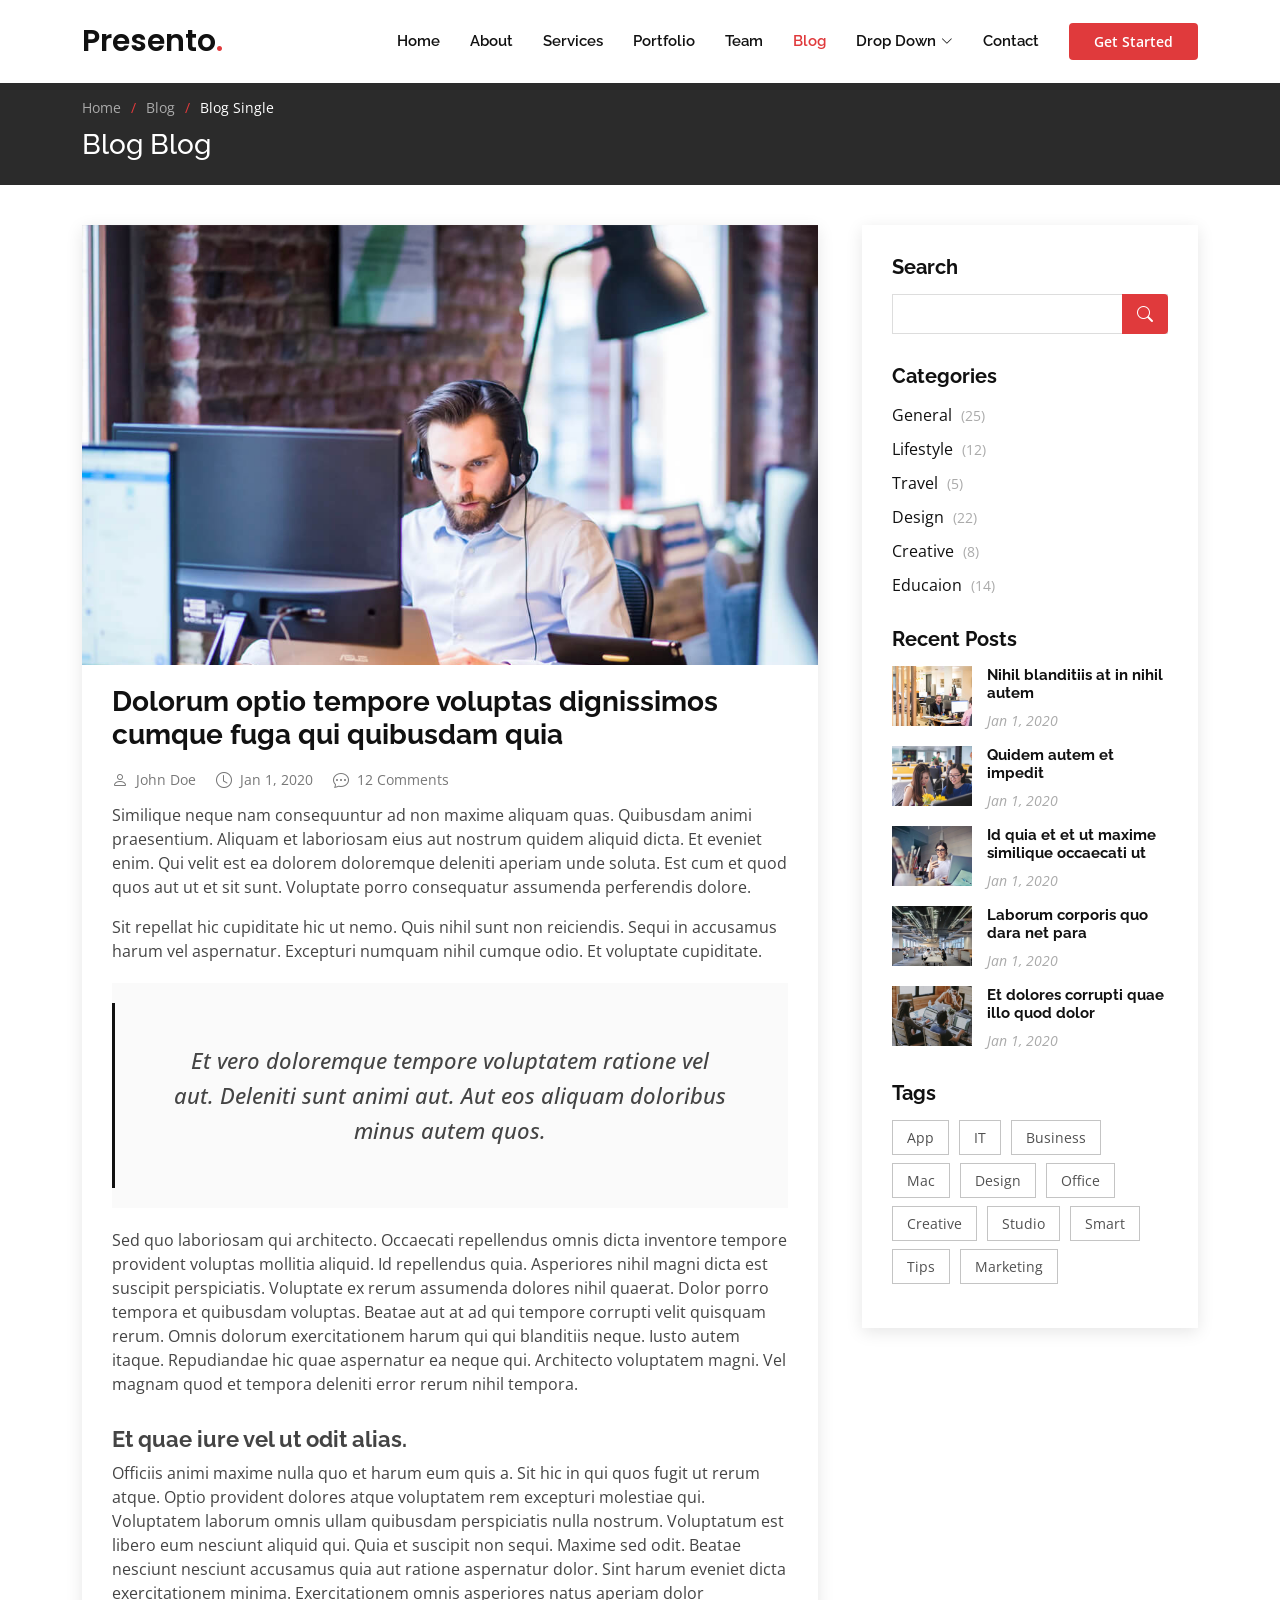
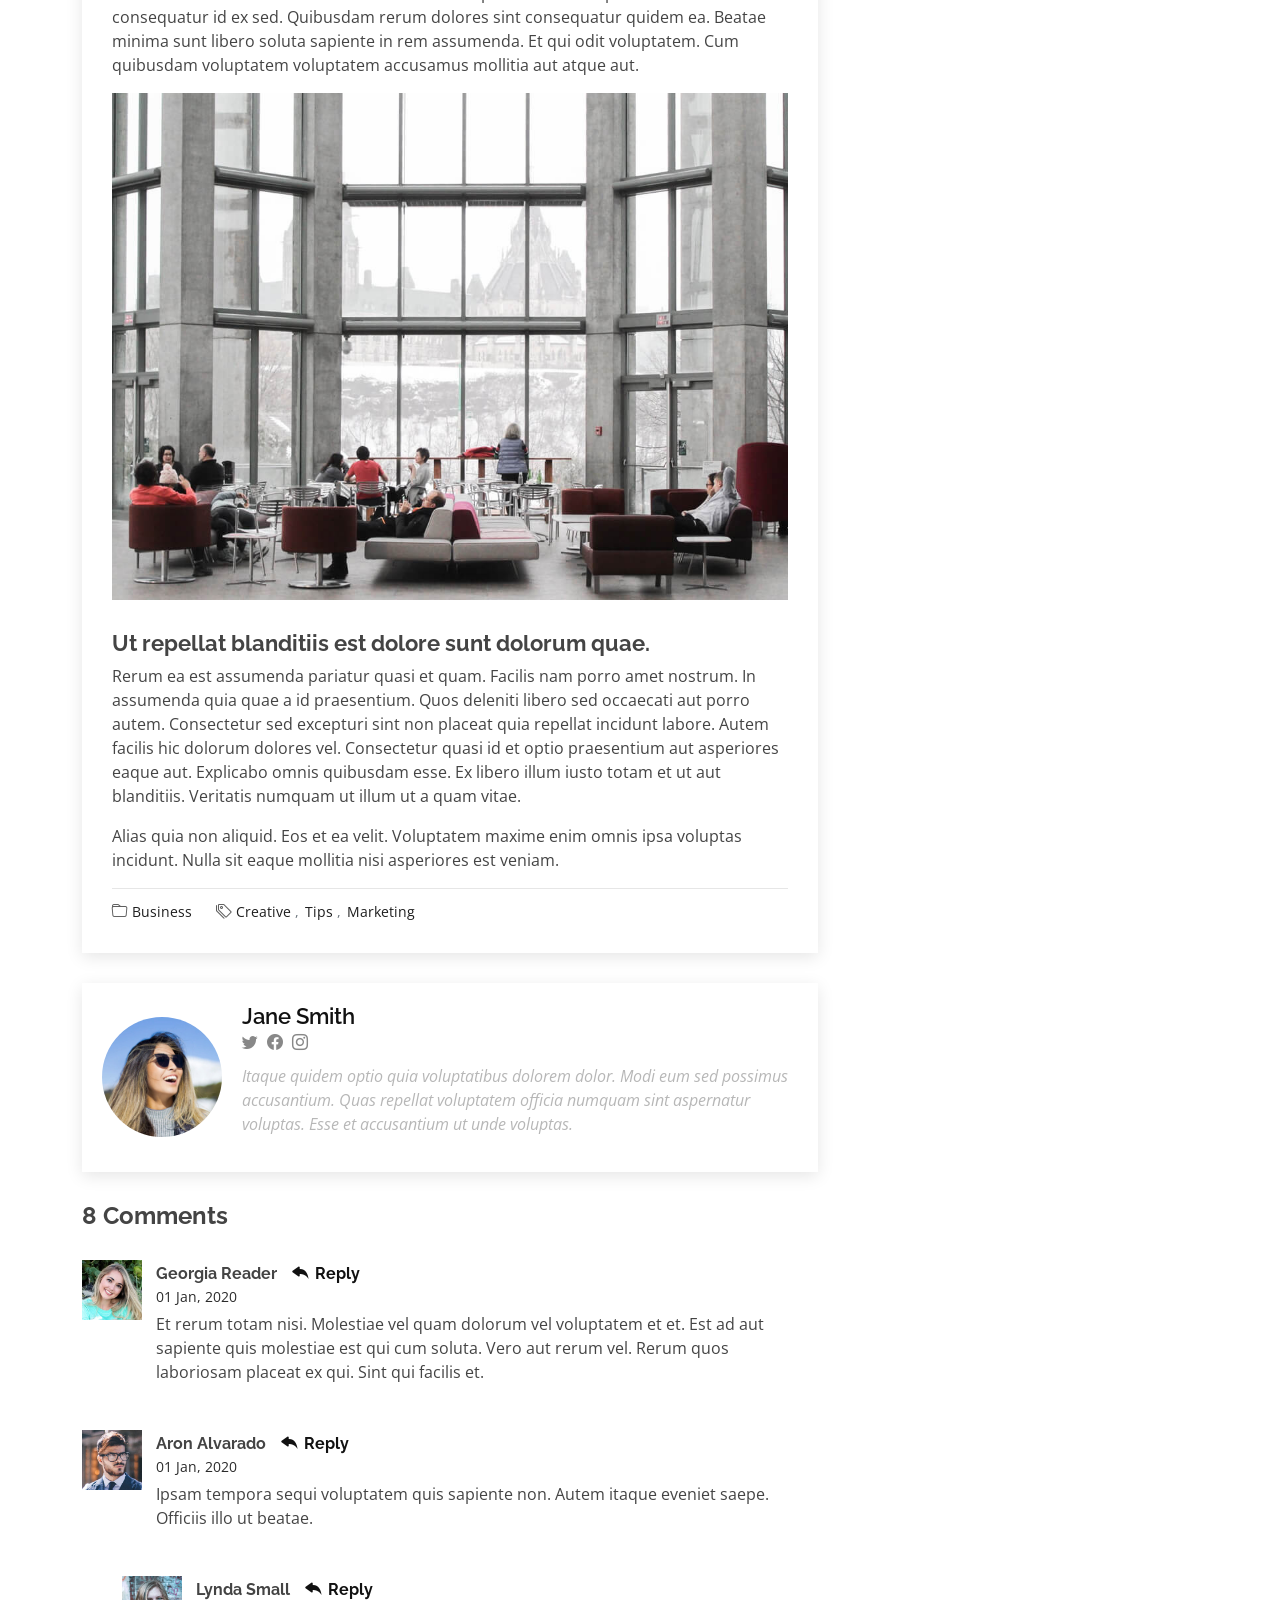
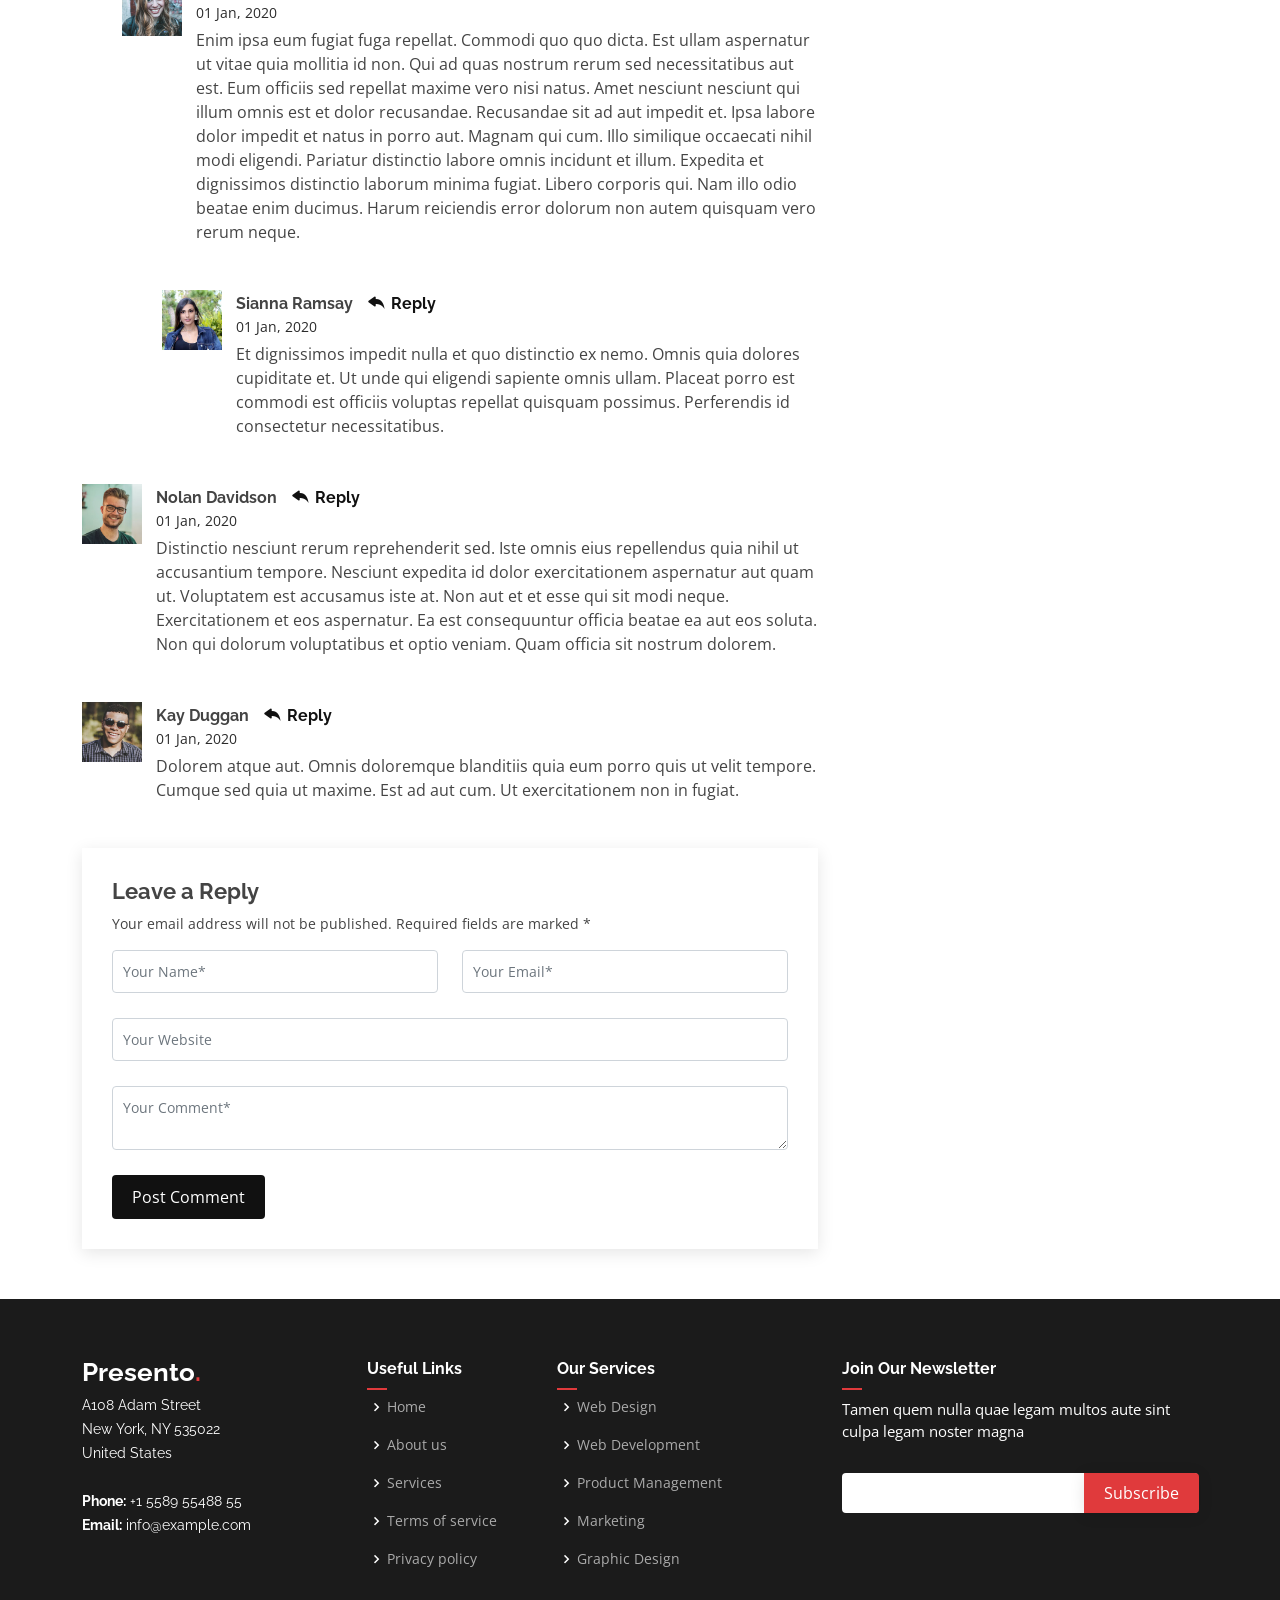
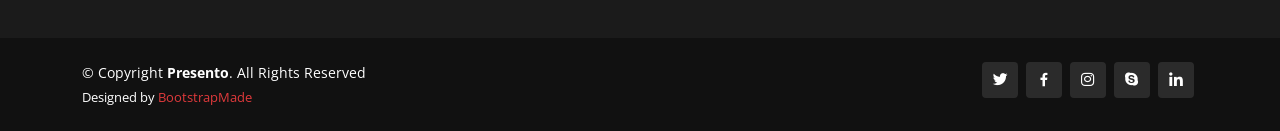
<file: blog-single.html>
<!DOCTYPE html>
<html lang="en">

<head>
  <meta charset="utf-8">
  <meta content="width=device-width, initial-scale=1.0" name="viewport">

  <title>Blog Single - Presento Bootstrap Template</title>
  <meta content="" name="description">
  <meta content="" name="keywords">

  <!-- Favicons -->
  <link href="assets/img/favicon.png" rel="icon">
  <link href="assets/img/apple-touch-icon.png" rel="apple-touch-icon">

  <!-- Google Fonts -->
  <link href="https://fonts.googleapis.com/css?family=Open+Sans:300,300i,400,400i,600,600i,700,700i|Raleway:300,300i,400,400i,500,500i,600,600i,700,700i|Poppins:300,300i,400,400i,500,500i,600,600i,700,700i" rel="stylesheet">

  <!-- Vendor CSS Files -->
  <link href="assets/vendor/aos/aos.css" rel="stylesheet">
  <link href="assets/vendor/bootstrap/css/bootstrap.min.css" rel="stylesheet">
  <link href="assets/vendor/bootstrap-icons/bootstrap-icons.css" rel="stylesheet">
  <link href="assets/vendor/boxicons/css/boxicons.min.css" rel="stylesheet">
  <link href="assets/vendor/glightbox/css/glightbox.min.css" rel="stylesheet">
  <link href="assets/vendor/remixicon/remixicon.css" rel="stylesheet">
  <link href="assets/vendor/swiper/swiper-bundle.min.css" rel="stylesheet">

  <!-- Template Main CSS File -->
  <link href="assets/css/style.css" rel="stylesheet">

  <!-- =======================================================
  * Template Name: Presento - v3.10.0
  * Template URL: https://bootstrapmade.com/presento-bootstrap-corporate-template/
  * Author: BootstrapMade.com
  * License: https://bootstrapmade.com/license/
  ======================================================== -->
</head>

<body>

  <!-- ======= Header ======= -->
  <header id="header" class="fixed-top d-flex align-items-center">
    <div class="container d-flex align-items-center">
      <h1 class="logo me-auto"><a href="index.html">Presento<span>.</span></a></h1>
      <!-- Uncomment below if you prefer to use an image logo -->
      <!-- <a href="index.html" class="logo me-auto"><img src="assets/img/logo.png" alt=""></a>-->

      <nav id="navbar" class="navbar order-last order-lg-0">
        <ul>
          <li><a class="nav-link scrollto " href="#hero">Home</a></li>
          <li><a class="nav-link scrollto" href="#about">About</a></li>
          <li><a class="nav-link scrollto" href="#services">Services</a></li>
          <li><a class="nav-link scrollto " href="#portfolio">Portfolio</a></li>
          <li><a class="nav-link scrollto" href="#team">Team</a></li>
          <li><a class="active" href="blog.html">Blog</a></li>
          <li class="dropdown"><a href="#"><span>Drop Down</span> <i class="bi bi-chevron-down"></i></a>
            <ul>
              <li><a href="#">Drop Down 1</a></li>
              <li class="dropdown"><a href="#"><span>Deep Drop Down</span> <i class="bi bi-chevron-right"></i></a>
                <ul>
                  <li><a href="#">Deep Drop Down 1</a></li>
                  <li><a href="#">Deep Drop Down 2</a></li>
                  <li><a href="#">Deep Drop Down 3</a></li>
                  <li><a href="#">Deep Drop Down 4</a></li>
                  <li><a href="#">Deep Drop Down 5</a></li>
                </ul>
              </li>
              <li><a href="#">Drop Down 2</a></li>
              <li><a href="#">Drop Down 3</a></li>
              <li><a href="#">Drop Down 4</a></li>
            </ul>
          </li>
          <li><a class="nav-link scrollto" href="#contact">Contact</a></li>
        </ul>
        <i class="bi bi-list mobile-nav-toggle"></i>
      </nav><!-- .navbar -->

      <a href="#about" class="get-started-btn scrollto">Get Started</a>
    </div>
  </header><!-- End Header -->

  <main id="main">

    <!-- ======= Breadcrumbs ======= -->
    <section class="breadcrumbs">
      <div class="container">

        <ol>
          <li><a href="index.html">Home</a></li>
          <li><a href="blog.html">Blog</a></li>
          <li>Blog Single</li>
        </ol>
        <h2>Blog Blog</h2>

      </div>
    </section><!-- End Breadcrumbs -->

    <!-- ======= Blog Single Section ======= -->
    <section id="blog" class="blog">
      <div class="container" data-aos="fade-up">

        <div class="row">

          <div class="col-lg-8 entries">

            <article class="entry entry-single">

              <div class="entry-img">
                <img src="assets/img/blog/blog-1.jpg" alt="" class="img-fluid">
              </div>

              <h2 class="entry-title">
                <a href="blog-single.html">Dolorum optio tempore voluptas dignissimos cumque fuga qui quibusdam quia</a>
              </h2>

              <div class="entry-meta">
                <ul>
                  <li class="d-flex align-items-center"><i class="bi bi-person"></i> <a href="blog-single.html">John Doe</a></li>
                  <li class="d-flex align-items-center"><i class="bi bi-clock"></i> <a href="blog-single.html"><time datetime="2020-01-01">Jan 1, 2020</time></a></li>
                  <li class="d-flex align-items-center"><i class="bi bi-chat-dots"></i> <a href="blog-single.html">12 Comments</a></li>
                </ul>
              </div>

              <div class="entry-content">
                <p>
                  Similique neque nam consequuntur ad non maxime aliquam quas. Quibusdam animi praesentium. Aliquam et laboriosam eius aut nostrum quidem aliquid dicta.
                  Et eveniet enim. Qui velit est ea dolorem doloremque deleniti aperiam unde soluta. Est cum et quod quos aut ut et sit sunt. Voluptate porro consequatur assumenda perferendis dolore.
                </p>

                <p>
                  Sit repellat hic cupiditate hic ut nemo. Quis nihil sunt non reiciendis. Sequi in accusamus harum vel aspernatur. Excepturi numquam nihil cumque odio. Et voluptate cupiditate.
                </p>

                <blockquote>
                  <p>
                    Et vero doloremque tempore voluptatem ratione vel aut. Deleniti sunt animi aut. Aut eos aliquam doloribus minus autem quos.
                  </p>
                </blockquote>

                <p>
                  Sed quo laboriosam qui architecto. Occaecati repellendus omnis dicta inventore tempore provident voluptas mollitia aliquid. Id repellendus quia. Asperiores nihil magni dicta est suscipit perspiciatis. Voluptate ex rerum assumenda dolores nihil quaerat.
                  Dolor porro tempora et quibusdam voluptas. Beatae aut at ad qui tempore corrupti velit quisquam rerum. Omnis dolorum exercitationem harum qui qui blanditiis neque.
                  Iusto autem itaque. Repudiandae hic quae aspernatur ea neque qui. Architecto voluptatem magni. Vel magnam quod et tempora deleniti error rerum nihil tempora.
                </p>

                <h3>Et quae iure vel ut odit alias.</h3>
                <p>
                  Officiis animi maxime nulla quo et harum eum quis a. Sit hic in qui quos fugit ut rerum atque. Optio provident dolores atque voluptatem rem excepturi molestiae qui. Voluptatem laborum omnis ullam quibusdam perspiciatis nulla nostrum. Voluptatum est libero eum nesciunt aliquid qui.
                  Quia et suscipit non sequi. Maxime sed odit. Beatae nesciunt nesciunt accusamus quia aut ratione aspernatur dolor. Sint harum eveniet dicta exercitationem minima. Exercitationem omnis asperiores natus aperiam dolor consequatur id ex sed. Quibusdam rerum dolores sint consequatur quidem ea.
                  Beatae minima sunt libero soluta sapiente in rem assumenda. Et qui odit voluptatem. Cum quibusdam voluptatem voluptatem accusamus mollitia aut atque aut.
                </p>
                <img src="assets/img/blog/blog-inside-post.jpg" class="img-fluid" alt="">

                <h3>Ut repellat blanditiis est dolore sunt dolorum quae.</h3>
                <p>
                  Rerum ea est assumenda pariatur quasi et quam. Facilis nam porro amet nostrum. In assumenda quia quae a id praesentium. Quos deleniti libero sed occaecati aut porro autem. Consectetur sed excepturi sint non placeat quia repellat incidunt labore. Autem facilis hic dolorum dolores vel.
                  Consectetur quasi id et optio praesentium aut asperiores eaque aut. Explicabo omnis quibusdam esse. Ex libero illum iusto totam et ut aut blanditiis. Veritatis numquam ut illum ut a quam vitae.
                </p>
                <p>
                  Alias quia non aliquid. Eos et ea velit. Voluptatem maxime enim omnis ipsa voluptas incidunt. Nulla sit eaque mollitia nisi asperiores est veniam.
                </p>

              </div>

              <div class="entry-footer">
                <i class="bi bi-folder"></i>
                <ul class="cats">
                  <li><a href="#">Business</a></li>
                </ul>

                <i class="bi bi-tags"></i>
                <ul class="tags">
                  <li><a href="#">Creative</a></li>
                  <li><a href="#">Tips</a></li>
                  <li><a href="#">Marketing</a></li>
                </ul>
              </div>

            </article><!-- End blog entry -->

            <div class="blog-author d-flex align-items-center">
              <img src="assets/img/blog/blog-author.jpg" class="rounded-circle float-left" alt="">
              <div>
                <h4>Jane Smith</h4>
                <div class="social-links">
                  <a href="https://twitters.com/#"><i class="bi bi-twitter"></i></a>
                  <a href="https://facebook.com/#"><i class="bi bi-facebook"></i></a>
                  <a href="https://instagram.com/#"><i class="biu bi-instagram"></i></a>
                </div>
                <p>
                  Itaque quidem optio quia voluptatibus dolorem dolor. Modi eum sed possimus accusantium. Quas repellat voluptatem officia numquam sint aspernatur voluptas. Esse et accusantium ut unde voluptas.
                </p>
              </div>
            </div><!-- End blog author bio -->

            <div class="blog-comments">

              <h4 class="comments-count">8 Comments</h4>

              <div id="comment-1" class="comment">
                <div class="d-flex">
                  <div class="comment-img"><img src="assets/img/blog/comments-1.jpg" alt=""></div>
                  <div>
                    <h5><a href="">Georgia Reader</a> <a href="#" class="reply"><i class="bi bi-reply-fill"></i> Reply</a></h5>
                    <time datetime="2020-01-01">01 Jan, 2020</time>
                    <p>
                      Et rerum totam nisi. Molestiae vel quam dolorum vel voluptatem et et. Est ad aut sapiente quis molestiae est qui cum soluta.
                      Vero aut rerum vel. Rerum quos laboriosam placeat ex qui. Sint qui facilis et.
                    </p>
                  </div>
                </div>
              </div><!-- End comment #1 -->

              <div id="comment-2" class="comment">
                <div class="d-flex">
                  <div class="comment-img"><img src="assets/img/blog/comments-2.jpg" alt=""></div>
                  <div>
                    <h5><a href="">Aron Alvarado</a> <a href="#" class="reply"><i class="bi bi-reply-fill"></i> Reply</a></h5>
                    <time datetime="2020-01-01">01 Jan, 2020</time>
                    <p>
                      Ipsam tempora sequi voluptatem quis sapiente non. Autem itaque eveniet saepe. Officiis illo ut beatae.
                    </p>
                  </div>
                </div>

                <div id="comment-reply-1" class="comment comment-reply">
                  <div class="d-flex">
                    <div class="comment-img"><img src="assets/img/blog/comments-3.jpg" alt=""></div>
                    <div>
                      <h5><a href="">Lynda Small</a> <a href="#" class="reply"><i class="bi bi-reply-fill"></i> Reply</a></h5>
                      <time datetime="2020-01-01">01 Jan, 2020</time>
                      <p>
                        Enim ipsa eum fugiat fuga repellat. Commodi quo quo dicta. Est ullam aspernatur ut vitae quia mollitia id non. Qui ad quas nostrum rerum sed necessitatibus aut est. Eum officiis sed repellat maxime vero nisi natus. Amet nesciunt nesciunt qui illum omnis est et dolor recusandae.

                        Recusandae sit ad aut impedit et. Ipsa labore dolor impedit et natus in porro aut. Magnam qui cum. Illo similique occaecati nihil modi eligendi. Pariatur distinctio labore omnis incidunt et illum. Expedita et dignissimos distinctio laborum minima fugiat.

                        Libero corporis qui. Nam illo odio beatae enim ducimus. Harum reiciendis error dolorum non autem quisquam vero rerum neque.
                      </p>
                    </div>
                  </div>

                  <div id="comment-reply-2" class="comment comment-reply">
                    <div class="d-flex">
                      <div class="comment-img"><img src="assets/img/blog/comments-4.jpg" alt=""></div>
                      <div>
                        <h5><a href="">Sianna Ramsay</a> <a href="#" class="reply"><i class="bi bi-reply-fill"></i> Reply</a></h5>
                        <time datetime="2020-01-01">01 Jan, 2020</time>
                        <p>
                          Et dignissimos impedit nulla et quo distinctio ex nemo. Omnis quia dolores cupiditate et. Ut unde qui eligendi sapiente omnis ullam. Placeat porro est commodi est officiis voluptas repellat quisquam possimus. Perferendis id consectetur necessitatibus.
                        </p>
                      </div>
                    </div>

                  </div><!-- End comment reply #2-->

                </div><!-- End comment reply #1-->

              </div><!-- End comment #2-->

              <div id="comment-3" class="comment">
                <div class="d-flex">
                  <div class="comment-img"><img src="assets/img/blog/comments-5.jpg" alt=""></div>
                  <div>
                    <h5><a href="">Nolan Davidson</a> <a href="#" class="reply"><i class="bi bi-reply-fill"></i> Reply</a></h5>
                    <time datetime="2020-01-01">01 Jan, 2020</time>
                    <p>
                      Distinctio nesciunt rerum reprehenderit sed. Iste omnis eius repellendus quia nihil ut accusantium tempore. Nesciunt expedita id dolor exercitationem aspernatur aut quam ut. Voluptatem est accusamus iste at.
                      Non aut et et esse qui sit modi neque. Exercitationem et eos aspernatur. Ea est consequuntur officia beatae ea aut eos soluta. Non qui dolorum voluptatibus et optio veniam. Quam officia sit nostrum dolorem.
                    </p>
                  </div>
                </div>

              </div><!-- End comment #3 -->

              <div id="comment-4" class="comment">
                <div class="d-flex">
                  <div class="comment-img"><img src="assets/img/blog/comments-6.jpg" alt=""></div>
                  <div>
                    <h5><a href="">Kay Duggan</a> <a href="#" class="reply"><i class="bi bi-reply-fill"></i> Reply</a></h5>
                    <time datetime="2020-01-01">01 Jan, 2020</time>
                    <p>
                      Dolorem atque aut. Omnis doloremque blanditiis quia eum porro quis ut velit tempore. Cumque sed quia ut maxime. Est ad aut cum. Ut exercitationem non in fugiat.
                    </p>
                  </div>
                </div>

              </div><!-- End comment #4 -->

              <div class="reply-form">
                <h4>Leave a Reply</h4>
                <p>Your email address will not be published. Required fields are marked * </p>
                <form action="">
                  <div class="row">
                    <div class="col-md-6 form-group">
                      <input name="name" type="text" class="form-control" placeholder="Your Name*">
                    </div>
                    <div class="col-md-6 form-group">
                      <input name="email" type="text" class="form-control" placeholder="Your Email*">
                    </div>
                  </div>
                  <div class="row">
                    <div class="col form-group">
                      <input name="website" type="text" class="form-control" placeholder="Your Website">
                    </div>
                  </div>
                  <div class="row">
                    <div class="col form-group">
                      <textarea name="comment" class="form-control" placeholder="Your Comment*"></textarea>
                    </div>
                  </div>
                  <button type="submit" class="btn btn-primary">Post Comment</button>

                </form>

              </div>

            </div><!-- End blog comments -->

          </div><!-- End blog entries list -->

          <div class="col-lg-4">

            <div class="sidebar">

              <h3 class="sidebar-title">Search</h3>
              <div class="sidebar-item search-form">
                <form action="">
                  <input type="text">
                  <button type="submit"><i class="bi bi-search"></i></button>
                </form>
              </div><!-- End sidebar search formn-->

              <h3 class="sidebar-title">Categories</h3>
              <div class="sidebar-item categories">
                <ul>
                  <li><a href="#">General <span>(25)</span></a></li>
                  <li><a href="#">Lifestyle <span>(12)</span></a></li>
                  <li><a href="#">Travel <span>(5)</span></a></li>
                  <li><a href="#">Design <span>(22)</span></a></li>
                  <li><a href="#">Creative <span>(8)</span></a></li>
                  <li><a href="#">Educaion <span>(14)</span></a></li>
                </ul>
              </div><!-- End sidebar categories-->

              <h3 class="sidebar-title">Recent Posts</h3>
              <div class="sidebar-item recent-posts">
                <div class="post-item clearfix">
                  <img src="assets/img/blog/blog-recent-1.jpg" alt="">
                  <h4><a href="blog-single.html">Nihil blanditiis at in nihil autem</a></h4>
                  <time datetime="2020-01-01">Jan 1, 2020</time>
                </div>

                <div class="post-item clearfix">
                  <img src="assets/img/blog/blog-recent-2.jpg" alt="">
                  <h4><a href="blog-single.html">Quidem autem et impedit</a></h4>
                  <time datetime="2020-01-01">Jan 1, 2020</time>
                </div>

                <div class="post-item clearfix">
                  <img src="assets/img/blog/blog-recent-3.jpg" alt="">
                  <h4><a href="blog-single.html">Id quia et et ut maxime similique occaecati ut</a></h4>
                  <time datetime="2020-01-01">Jan 1, 2020</time>
                </div>

                <div class="post-item clearfix">
                  <img src="assets/img/blog/blog-recent-4.jpg" alt="">
                  <h4><a href="blog-single.html">Laborum corporis quo dara net para</a></h4>
                  <time datetime="2020-01-01">Jan 1, 2020</time>
                </div>

                <div class="post-item clearfix">
                  <img src="assets/img/blog/blog-recent-5.jpg" alt="">
                  <h4><a href="blog-single.html">Et dolores corrupti quae illo quod dolor</a></h4>
                  <time datetime="2020-01-01">Jan 1, 2020</time>
                </div>

              </div><!-- End sidebar recent posts-->

              <h3 class="sidebar-title">Tags</h3>
              <div class="sidebar-item tags">
                <ul>
                  <li><a href="#">App</a></li>
                  <li><a href="#">IT</a></li>
                  <li><a href="#">Business</a></li>
                  <li><a href="#">Mac</a></li>
                  <li><a href="#">Design</a></li>
                  <li><a href="#">Office</a></li>
                  <li><a href="#">Creative</a></li>
                  <li><a href="#">Studio</a></li>
                  <li><a href="#">Smart</a></li>
                  <li><a href="#">Tips</a></li>
                  <li><a href="#">Marketing</a></li>
                </ul>
              </div><!-- End sidebar tags-->

            </div><!-- End sidebar -->

          </div><!-- End blog sidebar -->

        </div>

      </div>
    </section><!-- End Blog Single Section -->

  </main><!-- End #main -->

  <!-- ======= Footer ======= -->
  <footer id="footer">

    <div class="footer-top">
      <div class="container">
        <div class="row">

          <div class="col-lg-3 col-md-6 footer-contact">
            <h3>Presento<span>.</span></h3>
            <p>
              A108 Adam Street <br>
              New York, NY 535022<br>
              United States <br><br>
              <strong>Phone:</strong> +1 5589 55488 55<br>
              <strong>Email:</strong> info@example.com<br>
            </p>
          </div>

          <div class="col-lg-2 col-md-6 footer-links">
            <h4>Useful Links</h4>
            <ul>
              <li><i class="bx bx-chevron-right"></i> <a href="#">Home</a></li>
              <li><i class="bx bx-chevron-right"></i> <a href="#">About us</a></li>
              <li><i class="bx bx-chevron-right"></i> <a href="#">Services</a></li>
              <li><i class="bx bx-chevron-right"></i> <a href="#">Terms of service</a></li>
              <li><i class="bx bx-chevron-right"></i> <a href="#">Privacy policy</a></li>
            </ul>
          </div>

          <div class="col-lg-3 col-md-6 footer-links">
            <h4>Our Services</h4>
            <ul>
              <li><i class="bx bx-chevron-right"></i> <a href="#">Web Design</a></li>
              <li><i class="bx bx-chevron-right"></i> <a href="#">Web Development</a></li>
              <li><i class="bx bx-chevron-right"></i> <a href="#">Product Management</a></li>
              <li><i class="bx bx-chevron-right"></i> <a href="#">Marketing</a></li>
              <li><i class="bx bx-chevron-right"></i> <a href="#">Graphic Design</a></li>
            </ul>
          </div>

          <div class="col-lg-4 col-md-6 footer-newsletter">
            <h4>Join Our Newsletter</h4>
            <p>Tamen quem nulla quae legam multos aute sint culpa legam noster magna</p>
            <form action="" method="post">
              <input type="email" name="email"><input type="submit" value="Subscribe">
            </form>
          </div>

        </div>
      </div>
    </div>

    <div class="container d-md-flex py-4">

      <div class="me-md-auto text-center text-md-start">
        <div class="copyright">
          &copy; Copyright <strong><span>Presento</span></strong>. All Rights Reserved
        </div>
        <div class="credits">
          <!-- All the links in the footer should remain intact. -->
          <!-- You can delete the links only if you purchased the pro version. -->
          <!-- Licensing information: https://bootstrapmade.com/license/ -->
          <!-- Purchase the pro version with working PHP/AJAX contact form: https://bootstrapmade.com/presento-bootstrap-corporate-template/ -->
          Designed by <a href="https://bootstrapmade.com/">BootstrapMade</a>
        </div>
      </div>
      <div class="social-links text-center text-md-end pt-3 pt-md-0">
        <a href="#" class="twitter"><i class="bx bxl-twitter"></i></a>
        <a href="#" class="facebook"><i class="bx bxl-facebook"></i></a>
        <a href="#" class="instagram"><i class="bx bxl-instagram"></i></a>
        <a href="#" class="google-plus"><i class="bx bxl-skype"></i></a>
        <a href="#" class="linkedin"><i class="bx bxl-linkedin"></i></a>
      </div>
    </div>
  </footer><!-- End Footer -->

  <a href="#" class="back-to-top d-flex align-items-center justify-content-center"><i class="bi bi-arrow-up-short"></i></a>

  <!-- Vendor JS Files -->
  <script src="assets/vendor/purecounter/purecounter_vanilla.js"></script>
  <script src="assets/vendor/aos/aos.js"></script>
  <script src="assets/vendor/bootstrap/js/bootstrap.bundle.min.js"></script>
  <script src="assets/vendor/glightbox/js/glightbox.min.js"></script>
  <script src="assets/vendor/isotope-layout/isotope.pkgd.min.js"></script>
  <script src="assets/vendor/swiper/swiper-bundle.min.js"></script>
  <script src="assets/vendor/php-email-form/validate.js"></script>

  <!-- Template Main JS File -->
  <script src="assets/js/main.js"></script>

</body>

</html>
</file>
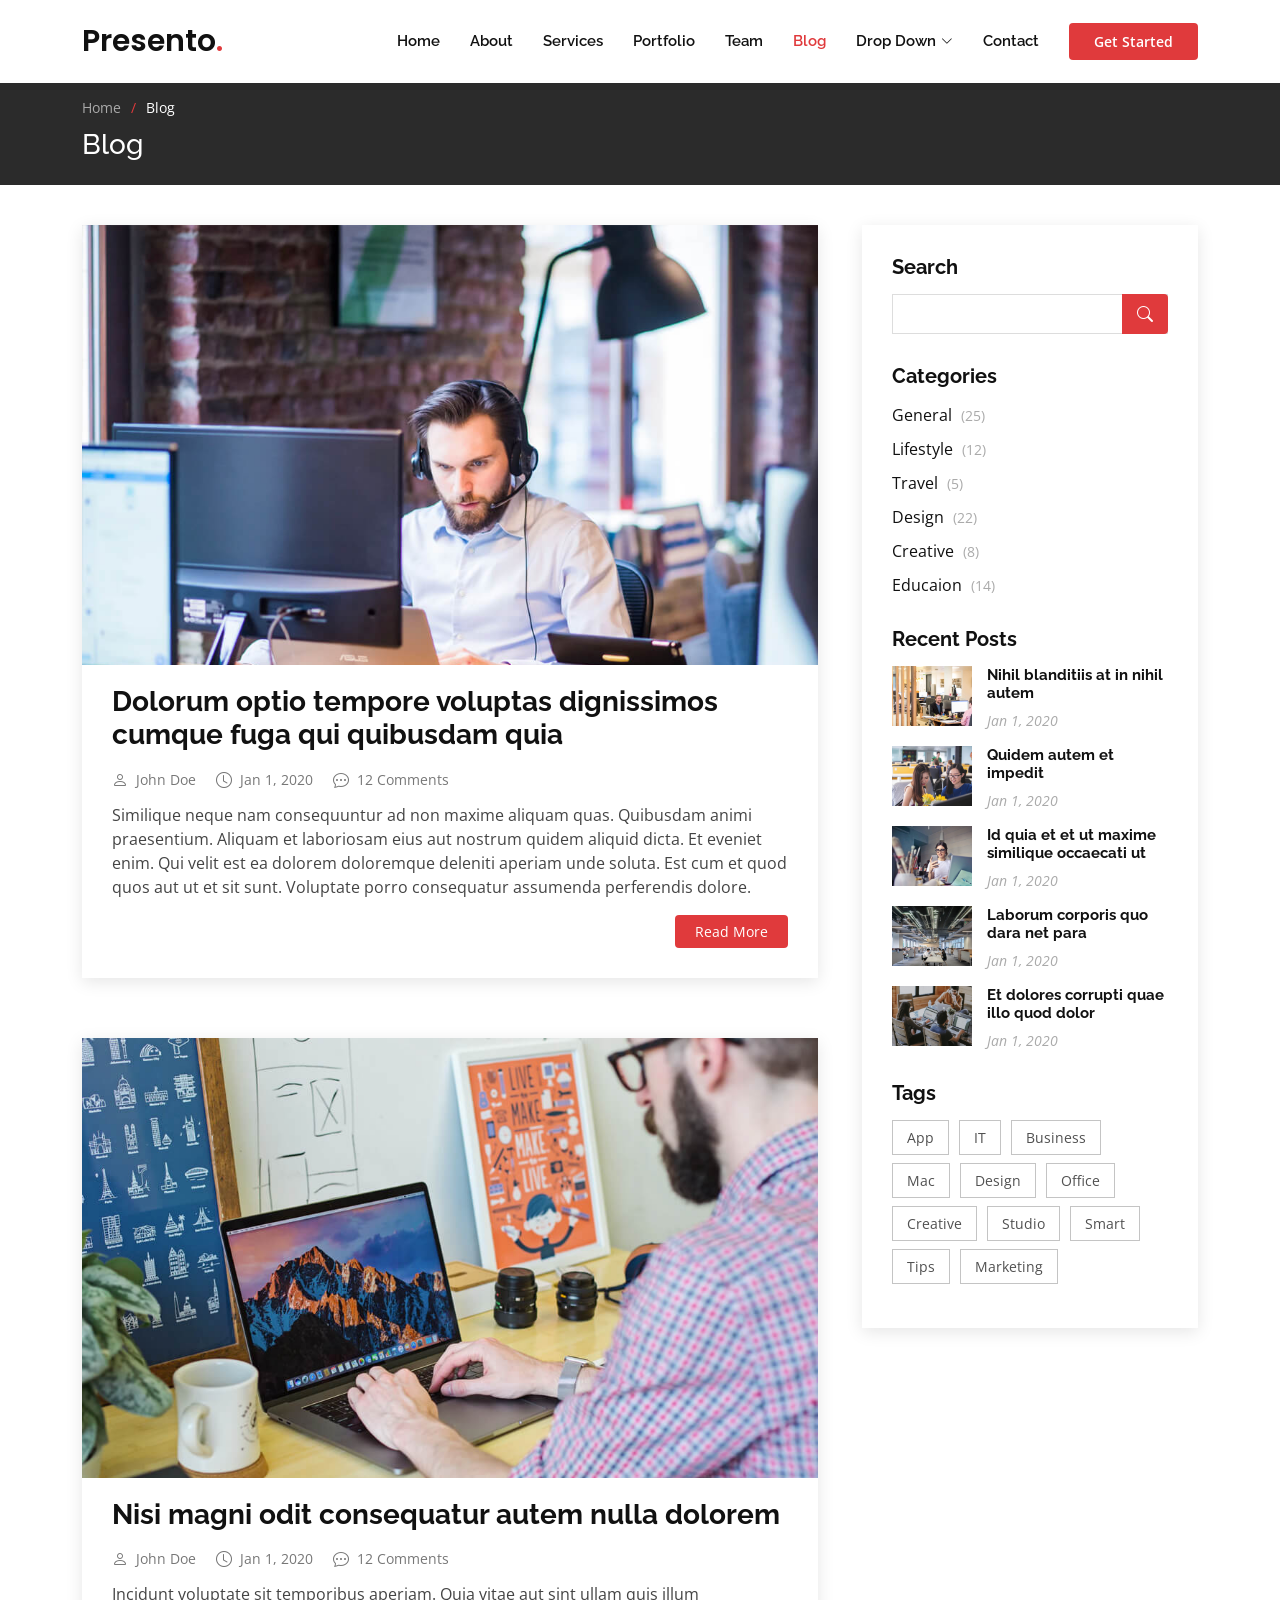
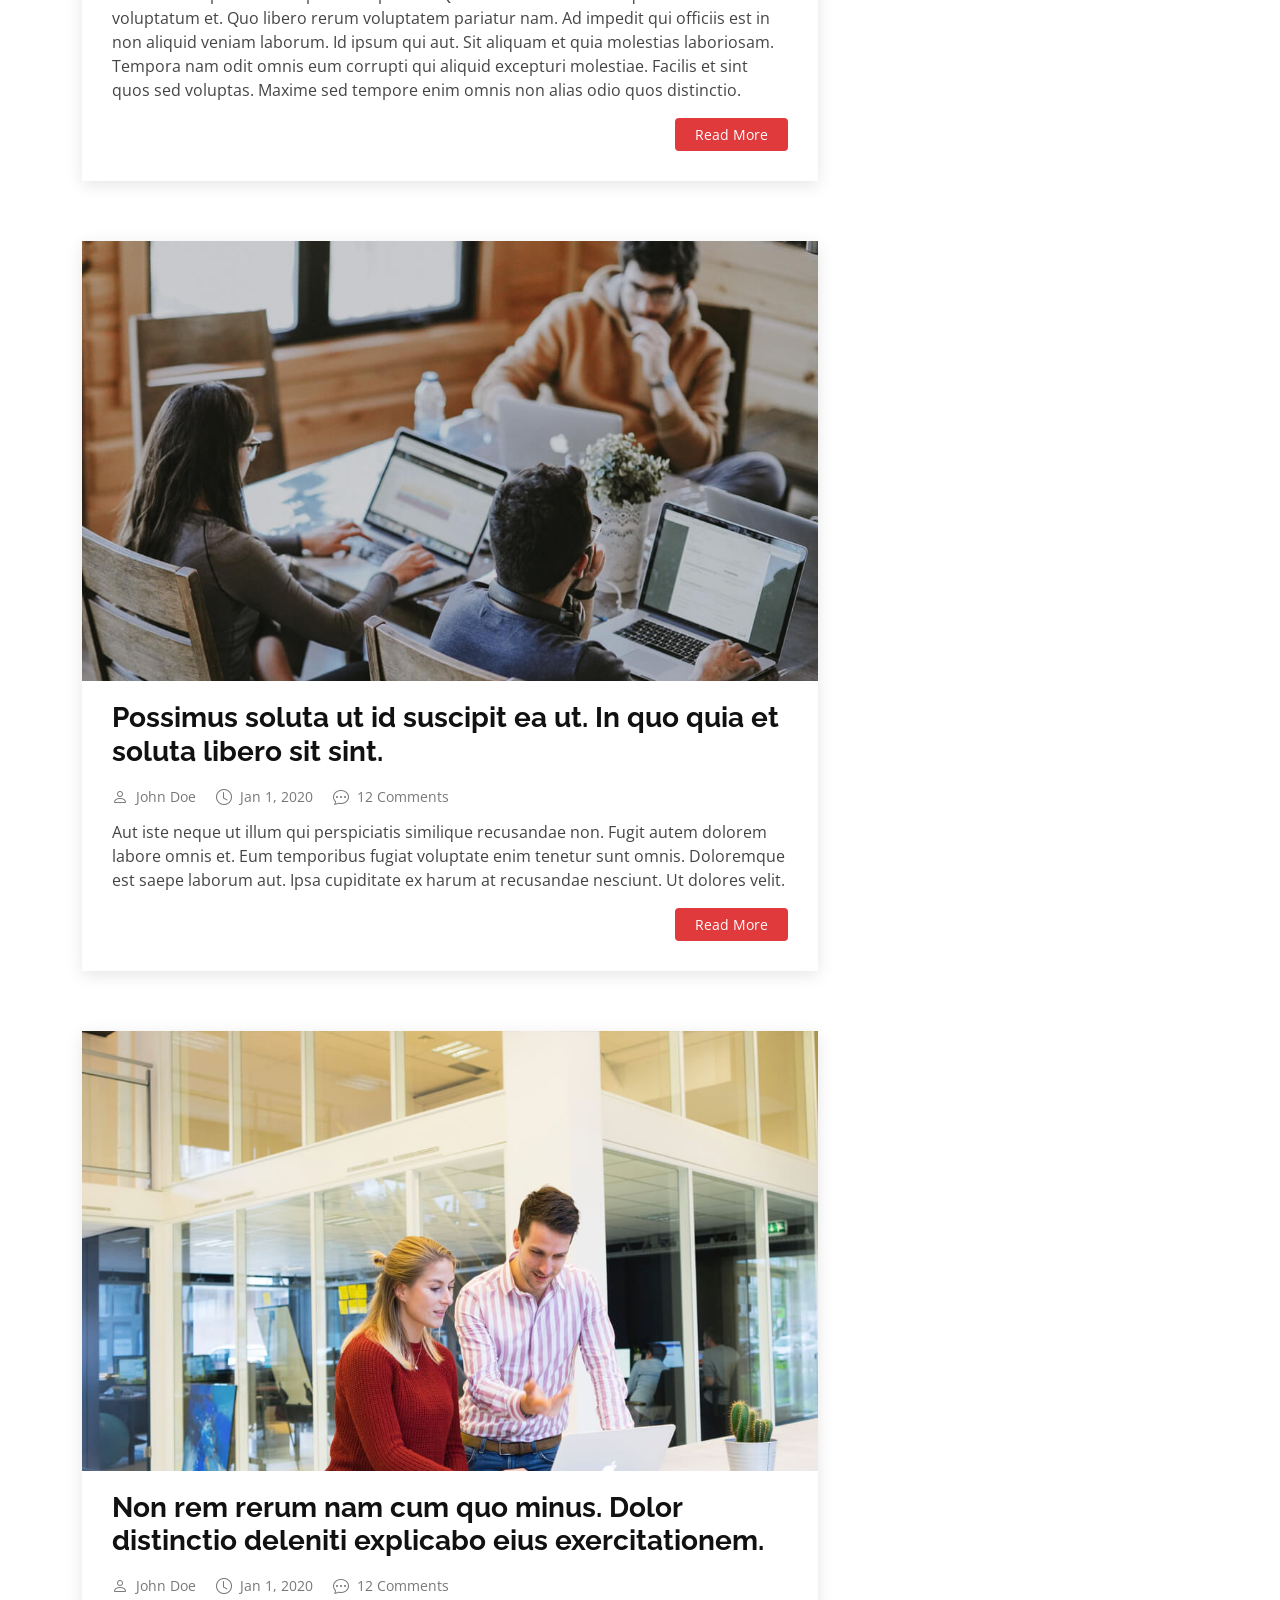
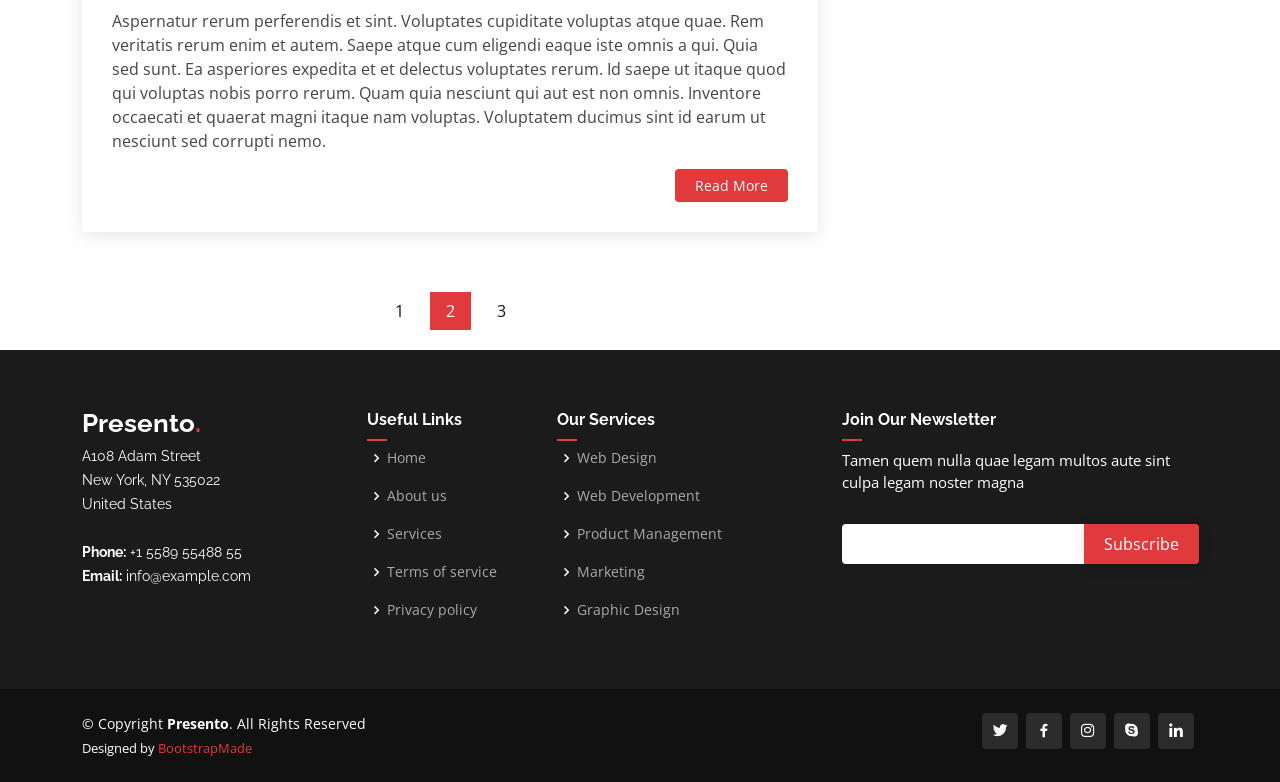
<file: blog.html>
<!DOCTYPE html>
<html lang="en">

<head>
  <meta charset="utf-8">
  <meta content="width=device-width, initial-scale=1.0" name="viewport">

  <title>Blog - Presento Bootstrap Template</title>
  <meta content="" name="description">
  <meta content="" name="keywords">

  <!-- Favicons -->
  <link href="assets/img/favicon.png" rel="icon">
  <link href="assets/img/apple-touch-icon.png" rel="apple-touch-icon">

  <!-- Google Fonts -->
  <link href="https://fonts.googleapis.com/css?family=Open+Sans:300,300i,400,400i,600,600i,700,700i|Raleway:300,300i,400,400i,500,500i,600,600i,700,700i|Poppins:300,300i,400,400i,500,500i,600,600i,700,700i" rel="stylesheet">

  <!-- Vendor CSS Files -->
  <link href="assets/vendor/aos/aos.css" rel="stylesheet">
  <link href="assets/vendor/bootstrap/css/bootstrap.min.css" rel="stylesheet">
  <link href="assets/vendor/bootstrap-icons/bootstrap-icons.css" rel="stylesheet">
  <link href="assets/vendor/boxicons/css/boxicons.min.css" rel="stylesheet">
  <link href="assets/vendor/glightbox/css/glightbox.min.css" rel="stylesheet">
  <link href="assets/vendor/remixicon/remixicon.css" rel="stylesheet">
  <link href="assets/vendor/swiper/swiper-bundle.min.css" rel="stylesheet">

  <!-- Template Main CSS File -->
  <link href="assets/css/style.css" rel="stylesheet">

  <!-- =======================================================
  * Template Name: Presento - v3.10.0
  * Template URL: https://bootstrapmade.com/presento-bootstrap-corporate-template/
  * Author: BootstrapMade.com
  * License: https://bootstrapmade.com/license/
  ======================================================== -->
</head>

<body>

  <!-- ======= Header ======= -->
  <header id="header" class="fixed-top d-flex align-items-center">
    <div class="container d-flex align-items-center">
      <h1 class="logo me-auto"><a href="index.html">Presento<span>.</span></a></h1>
      <!-- Uncomment below if you prefer to use an image logo -->
      <!-- <a href="index.html" class="logo me-auto"><img src="assets/img/logo.png" alt=""></a>-->

      <nav id="navbar" class="navbar order-last order-lg-0">
        <ul>
          <li><a class="nav-link scrollto " href="#hero">Home</a></li>
          <li><a class="nav-link scrollto" href="#about">About</a></li>
          <li><a class="nav-link scrollto" href="#services">Services</a></li>
          <li><a class="nav-link scrollto " href="#portfolio">Portfolio</a></li>
          <li><a class="nav-link scrollto" href="#team">Team</a></li>
          <li><a class="active" href="blog.html">Blog</a></li>
          <li class="dropdown"><a href="#"><span>Drop Down</span> <i class="bi bi-chevron-down"></i></a>
            <ul>
              <li><a href="#">Drop Down 1</a></li>
              <li class="dropdown"><a href="#"><span>Deep Drop Down</span> <i class="bi bi-chevron-right"></i></a>
                <ul>
                  <li><a href="#">Deep Drop Down 1</a></li>
                  <li><a href="#">Deep Drop Down 2</a></li>
                  <li><a href="#">Deep Drop Down 3</a></li>
                  <li><a href="#">Deep Drop Down 4</a></li>
                  <li><a href="#">Deep Drop Down 5</a></li>
                </ul>
              </li>
              <li><a href="#">Drop Down 2</a></li>
              <li><a href="#">Drop Down 3</a></li>
              <li><a href="#">Drop Down 4</a></li>
            </ul>
          </li>
          <li><a class="nav-link scrollto" href="#contact">Contact</a></li>
        </ul>
        <i class="bi bi-list mobile-nav-toggle"></i>
      </nav><!-- .navbar -->

      <a href="#about" class="get-started-btn scrollto">Get Started</a>
    </div>
  </header><!-- End Header -->

  <main id="main">

    <!-- ======= Breadcrumbs ======= -->
    <section class="breadcrumbs">
      <div class="container">

        <ol>
          <li><a href="index.html">Home</a></li>
          <li>Blog</li>
        </ol>
        <h2>Blog</h2>

      </div>
    </section><!-- End Breadcrumbs -->

    <!-- ======= Blog Section ======= -->
    <section id="blog" class="blog">
      <div class="container" data-aos="fade-up">

        <div class="row">

          <div class="col-lg-8 entries">

            <article class="entry">

              <div class="entry-img">
                <img src="assets/img/blog/blog-1.jpg" alt="" class="img-fluid">
              </div>

              <h2 class="entry-title">
                <a href="blog-single.html">Dolorum optio tempore voluptas dignissimos cumque fuga qui quibusdam quia</a>
              </h2>

              <div class="entry-meta">
                <ul>
                  <li class="d-flex align-items-center"><i class="bi bi-person"></i> <a href="blog-single.html">John Doe</a></li>
                  <li class="d-flex align-items-center"><i class="bi bi-clock"></i> <a href="blog-single.html"><time datetime="2020-01-01">Jan 1, 2020</time></a></li>
                  <li class="d-flex align-items-center"><i class="bi bi-chat-dots"></i> <a href="blog-single.html">12 Comments</a></li>
                </ul>
              </div>

              <div class="entry-content">
                <p>
                  Similique neque nam consequuntur ad non maxime aliquam quas. Quibusdam animi praesentium. Aliquam et laboriosam eius aut nostrum quidem aliquid dicta.
                  Et eveniet enim. Qui velit est ea dolorem doloremque deleniti aperiam unde soluta. Est cum et quod quos aut ut et sit sunt. Voluptate porro consequatur assumenda perferendis dolore.
                </p>
                <div class="read-more">
                  <a href="blog-single.html">Read More</a>
                </div>
              </div>

            </article><!-- End blog entry -->

            <article class="entry">

              <div class="entry-img">
                <img src="assets/img/blog/blog-2.jpg" alt="" class="img-fluid">
              </div>

              <h2 class="entry-title">
                <a href="blog-single.html">Nisi magni odit consequatur autem nulla dolorem</a>
              </h2>

              <div class="entry-meta">
                <ul>
                  <li class="d-flex align-items-center"><i class="bi bi-person"></i> <a href="blog-single.html">John Doe</a></li>
                  <li class="d-flex align-items-center"><i class="bi bi-clock"></i> <a href="blog-single.html"><time datetime="2020-01-01">Jan 1, 2020</time></a></li>
                  <li class="d-flex align-items-center"><i class="bi bi-chat-dots"></i> <a href="blog-single.html">12 Comments</a></li>
                </ul>
              </div>

              <div class="entry-content">
                <p>
                  Incidunt voluptate sit temporibus aperiam. Quia vitae aut sint ullam quis illum voluptatum et. Quo libero rerum voluptatem pariatur nam.
                  Ad impedit qui officiis est in non aliquid veniam laborum. Id ipsum qui aut. Sit aliquam et quia molestias laboriosam. Tempora nam odit omnis eum corrupti qui aliquid excepturi molestiae. Facilis et sint quos sed voluptas. Maxime sed tempore enim omnis non alias odio quos distinctio.
                </p>
                <div class="read-more">
                  <a href="blog-single.html">Read More</a>
                </div>
              </div>

            </article><!-- End blog entry -->

            <article class="entry">

              <div class="entry-img">
                <img src="assets/img/blog/blog-3.jpg" alt="" class="img-fluid">
              </div>

              <h2 class="entry-title">
                <a href="blog-single.html">Possimus soluta ut id suscipit ea ut. In quo quia et soluta libero sit sint.</a>
              </h2>

              <div class="entry-meta">
                <ul>
                  <li class="d-flex align-items-center"><i class="bi bi-person"></i> <a href="blog-single.html">John Doe</a></li>
                  <li class="d-flex align-items-center"><i class="bi bi-clock"></i> <a href="blog-single.html"><time datetime="2020-01-01">Jan 1, 2020</time></a></li>
                  <li class="d-flex align-items-center"><i class="bi bi-chat-dots"></i> <a href="blog-single.html">12 Comments</a></li>
                </ul>
              </div>

              <div class="entry-content">
                <p>
                  Aut iste neque ut illum qui perspiciatis similique recusandae non. Fugit autem dolorem labore omnis et. Eum temporibus fugiat voluptate enim tenetur sunt omnis.
                  Doloremque est saepe laborum aut. Ipsa cupiditate ex harum at recusandae nesciunt. Ut dolores velit.
                </p>
                <div class="read-more">
                  <a href="blog-single.html">Read More</a>
                </div>
              </div>

            </article><!-- End blog entry -->

            <article class="entry">

              <div class="entry-img">
                <img src="assets/img/blog/blog-4.jpg" alt="" class="img-fluid">
              </div>

              <h2 class="entry-title">
                <a href="blog-single.html">Non rem rerum nam cum quo minus. Dolor distinctio deleniti explicabo eius exercitationem.</a>
              </h2>

              <div class="entry-meta">
                <ul>
                  <li class="d-flex align-items-center"><i class="bi bi-person"></i> <a href="blog-single.html">John Doe</a></li>
                  <li class="d-flex align-items-center"><i class="bi bi-clock"></i> <a href="blog-single.html"><time datetime="2020-01-01">Jan 1, 2020</time></a></li>
                  <li class="d-flex align-items-center"><i class="bi bi-chat-dots"></i> <a href="blog-single.html">12 Comments</a></li>
                </ul>
              </div>

              <div class="entry-content">
                <p>
                  Aspernatur rerum perferendis et sint. Voluptates cupiditate voluptas atque quae. Rem veritatis rerum enim et autem. Saepe atque cum eligendi eaque iste omnis a qui.
                  Quia sed sunt. Ea asperiores expedita et et delectus voluptates rerum. Id saepe ut itaque quod qui voluptas nobis porro rerum. Quam quia nesciunt qui aut est non omnis. Inventore occaecati et quaerat magni itaque nam voluptas. Voluptatem ducimus sint id earum ut nesciunt sed corrupti nemo.
                </p>
                <div class="read-more">
                  <a href="blog-single.html">Read More</a>
                </div>
              </div>

            </article><!-- End blog entry -->

            <div class="blog-pagination">
              <ul class="justify-content-center">
                <li><a href="#">1</a></li>
                <li class="active"><a href="#">2</a></li>
                <li><a href="#">3</a></li>
              </ul>
            </div>

          </div><!-- End blog entries list -->

          <div class="col-lg-4">

            <div class="sidebar">

              <h3 class="sidebar-title">Search</h3>
              <div class="sidebar-item search-form">
                <form action="">
                  <input type="text">
                  <button type="submit"><i class="bi bi-search"></i></button>
                </form>
              </div><!-- End sidebar search formn-->

              <h3 class="sidebar-title">Categories</h3>
              <div class="sidebar-item categories">
                <ul>
                  <li><a href="#">General <span>(25)</span></a></li>
                  <li><a href="#">Lifestyle <span>(12)</span></a></li>
                  <li><a href="#">Travel <span>(5)</span></a></li>
                  <li><a href="#">Design <span>(22)</span></a></li>
                  <li><a href="#">Creative <span>(8)</span></a></li>
                  <li><a href="#">Educaion <span>(14)</span></a></li>
                </ul>
              </div><!-- End sidebar categories-->

              <h3 class="sidebar-title">Recent Posts</h3>
              <div class="sidebar-item recent-posts">
                <div class="post-item clearfix">
                  <img src="assets/img/blog/blog-recent-1.jpg" alt="">
                  <h4><a href="blog-single.html">Nihil blanditiis at in nihil autem</a></h4>
                  <time datetime="2020-01-01">Jan 1, 2020</time>
                </div>

                <div class="post-item clearfix">
                  <img src="assets/img/blog/blog-recent-2.jpg" alt="">
                  <h4><a href="blog-single.html">Quidem autem et impedit</a></h4>
                  <time datetime="2020-01-01">Jan 1, 2020</time>
                </div>

                <div class="post-item clearfix">
                  <img src="assets/img/blog/blog-recent-3.jpg" alt="">
                  <h4><a href="blog-single.html">Id quia et et ut maxime similique occaecati ut</a></h4>
                  <time datetime="2020-01-01">Jan 1, 2020</time>
                </div>

                <div class="post-item clearfix">
                  <img src="assets/img/blog/blog-recent-4.jpg" alt="">
                  <h4><a href="blog-single.html">Laborum corporis quo dara net para</a></h4>
                  <time datetime="2020-01-01">Jan 1, 2020</time>
                </div>

                <div class="post-item clearfix">
                  <img src="assets/img/blog/blog-recent-5.jpg" alt="">
                  <h4><a href="blog-single.html">Et dolores corrupti quae illo quod dolor</a></h4>
                  <time datetime="2020-01-01">Jan 1, 2020</time>
                </div>

              </div><!-- End sidebar recent posts-->

              <h3 class="sidebar-title">Tags</h3>
              <div class="sidebar-item tags">
                <ul>
                  <li><a href="#">App</a></li>
                  <li><a href="#">IT</a></li>
                  <li><a href="#">Business</a></li>
                  <li><a href="#">Mac</a></li>
                  <li><a href="#">Design</a></li>
                  <li><a href="#">Office</a></li>
                  <li><a href="#">Creative</a></li>
                  <li><a href="#">Studio</a></li>
                  <li><a href="#">Smart</a></li>
                  <li><a href="#">Tips</a></li>
                  <li><a href="#">Marketing</a></li>
                </ul>
              </div><!-- End sidebar tags-->

            </div><!-- End sidebar -->

          </div><!-- End blog sidebar -->

        </div>

      </div>
    </section><!-- End Blog Section -->

  </main><!-- End #main -->

  <!-- ======= Footer ======= -->
  <footer id="footer">

    <div class="footer-top">
      <div class="container">
        <div class="row">

          <div class="col-lg-3 col-md-6 footer-contact">
            <h3>Presento<span>.</span></h3>
            <p>
              A108 Adam Street <br>
              New York, NY 535022<br>
              United States <br><br>
              <strong>Phone:</strong> +1 5589 55488 55<br>
              <strong>Email:</strong> info@example.com<br>
            </p>
          </div>

          <div class="col-lg-2 col-md-6 footer-links">
            <h4>Useful Links</h4>
            <ul>
              <li><i class="bx bx-chevron-right"></i> <a href="#">Home</a></li>
              <li><i class="bx bx-chevron-right"></i> <a href="#">About us</a></li>
              <li><i class="bx bx-chevron-right"></i> <a href="#">Services</a></li>
              <li><i class="bx bx-chevron-right"></i> <a href="#">Terms of service</a></li>
              <li><i class="bx bx-chevron-right"></i> <a href="#">Privacy policy</a></li>
            </ul>
          </div>

          <div class="col-lg-3 col-md-6 footer-links">
            <h4>Our Services</h4>
            <ul>
              <li><i class="bx bx-chevron-right"></i> <a href="#">Web Design</a></li>
              <li><i class="bx bx-chevron-right"></i> <a href="#">Web Development</a></li>
              <li><i class="bx bx-chevron-right"></i> <a href="#">Product Management</a></li>
              <li><i class="bx bx-chevron-right"></i> <a href="#">Marketing</a></li>
              <li><i class="bx bx-chevron-right"></i> <a href="#">Graphic Design</a></li>
            </ul>
          </div>

          <div class="col-lg-4 col-md-6 footer-newsletter">
            <h4>Join Our Newsletter</h4>
            <p>Tamen quem nulla quae legam multos aute sint culpa legam noster magna</p>
            <form action="" method="post">
              <input type="email" name="email"><input type="submit" value="Subscribe">
            </form>
          </div>

        </div>
      </div>
    </div>

    <div class="container d-md-flex py-4">

      <div class="me-md-auto text-center text-md-start">
        <div class="copyright">
          &copy; Copyright <strong><span>Presento</span></strong>. All Rights Reserved
        </div>
        <div class="credits">
          <!-- All the links in the footer should remain intact. -->
          <!-- You can delete the links only if you purchased the pro version. -->
          <!-- Licensing information: https://bootstrapmade.com/license/ -->
          <!-- Purchase the pro version with working PHP/AJAX contact form: https://bootstrapmade.com/presento-bootstrap-corporate-template/ -->
          Designed by <a href="https://bootstrapmade.com/">BootstrapMade</a>
        </div>
      </div>
      <div class="social-links text-center text-md-end pt-3 pt-md-0">
        <a href="#" class="twitter"><i class="bx bxl-twitter"></i></a>
        <a href="#" class="facebook"><i class="bx bxl-facebook"></i></a>
        <a href="#" class="instagram"><i class="bx bxl-instagram"></i></a>
        <a href="#" class="google-plus"><i class="bx bxl-skype"></i></a>
        <a href="#" class="linkedin"><i class="bx bxl-linkedin"></i></a>
      </div>
    </div>
  </footer><!-- End Footer -->

  <a href="#" class="back-to-top d-flex align-items-center justify-content-center"><i class="bi bi-arrow-up-short"></i></a>

  <!-- Vendor JS Files -->
  <script src="assets/vendor/purecounter/purecounter_vanilla.js"></script>
  <script src="assets/vendor/aos/aos.js"></script>
  <script src="assets/vendor/bootstrap/js/bootstrap.bundle.min.js"></script>
  <script src="assets/vendor/glightbox/js/glightbox.min.js"></script>
  <script src="assets/vendor/isotope-layout/isotope.pkgd.min.js"></script>
  <script src="assets/vendor/swiper/swiper-bundle.min.js"></script>
  <script src="assets/vendor/php-email-form/validate.js"></script>

  <!-- Template Main JS File -->
  <script src="assets/js/main.js"></script>

</body>

</html>
</file>
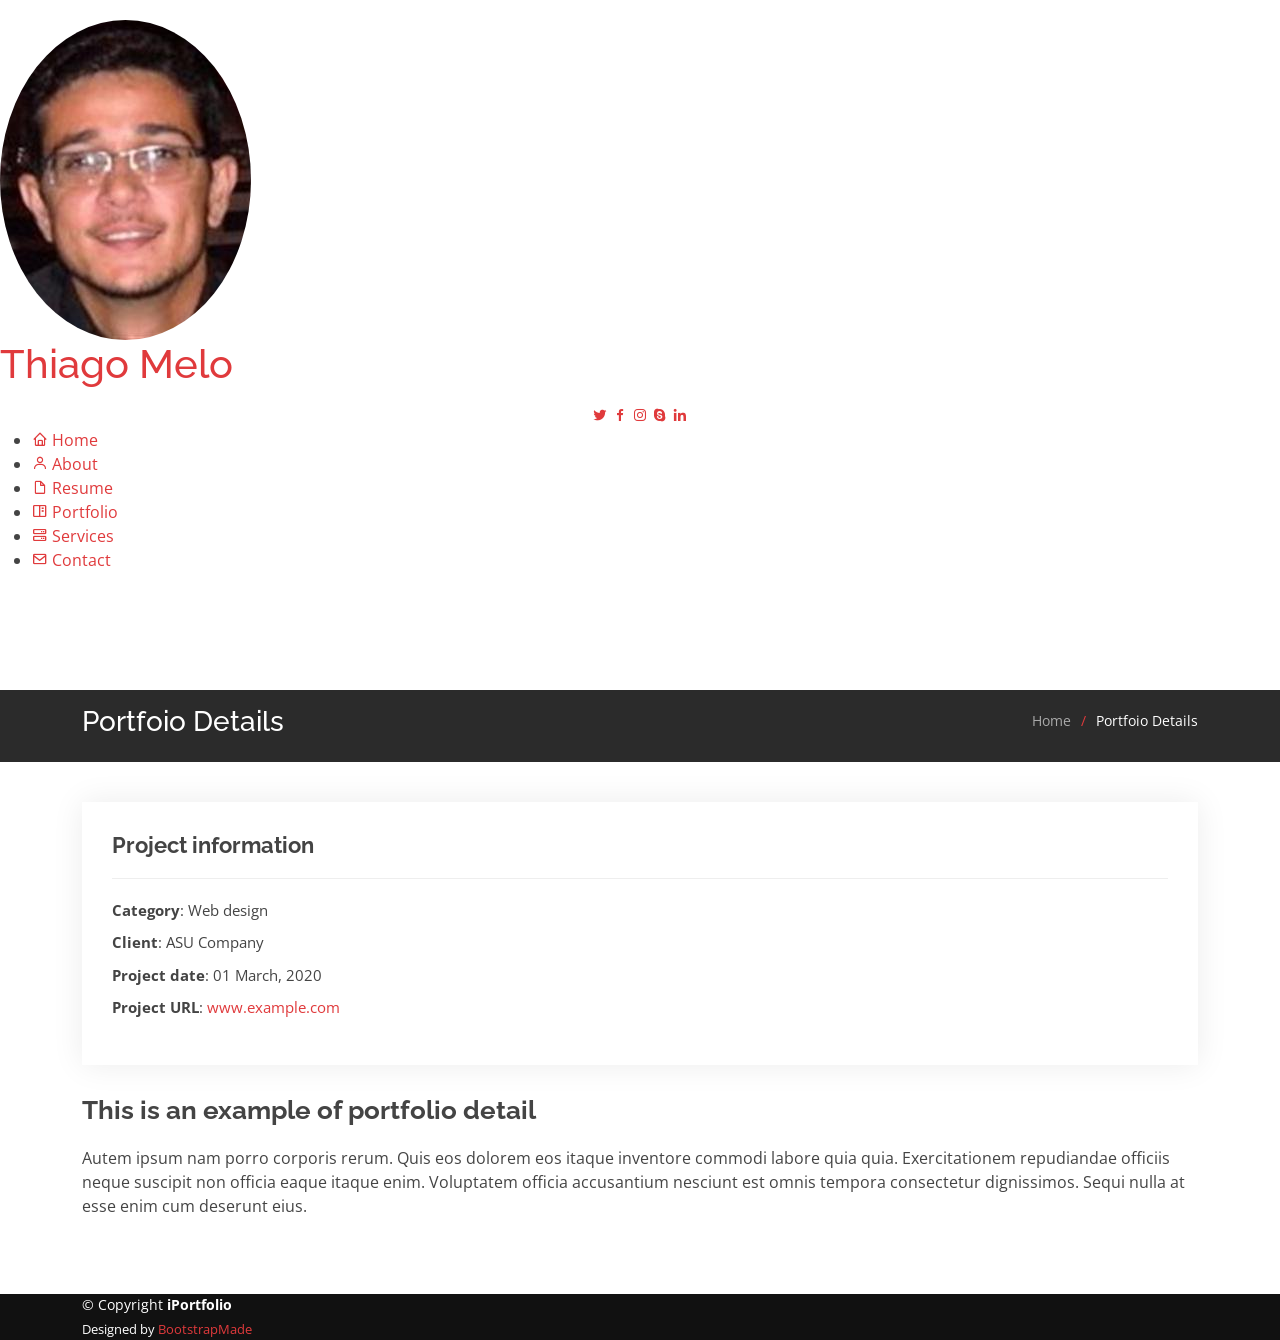
<file: datascienceemrh.html>
<!DOCTYPE html>
<html lang="en">

<head>
  <meta charset="utf-8">
  <meta content="width=device-width, initial-scale=1.0" name="viewport">

  <title>Portfolio Details - iPortfolio Bootstrap Template</title>
  <meta content="" name="description">
  <meta content="" name="keywords">

  <!-- Favicons -->
  <link href="assets/img/favicon.png" rel="icon">
  <link href="assets/img/apple-touch-icon.png" rel="apple-touch-icon">

  <!-- Google Fonts -->
  <link href="https://fonts.googleapis.com/css?family=Open+Sans:300,300i,400,400i,600,600i,700,700i|Raleway:300,300i,400,400i,500,500i,600,600i,700,700i|Poppins:300,300i,400,400i,500,500i,600,600i,700,700i" rel="stylesheet">

  <!-- Vendor CSS Files -->
  <link href="assets/vendor/bootstrap/css/bootstrap.min.css" rel="stylesheet">
  <link href="assets/vendor/icofont/icofont.min.css" rel="stylesheet">
  <link href="assets/vendor/boxicons/css/boxicons.min.css" rel="stylesheet">
  <link href="assets/vendor/venobox/venobox.css" rel="stylesheet">
  <link href="assets/vendor/owl.carousel/assets/owl.carousel.min.css" rel="stylesheet">
  <link href="assets/vendor/aos/aos.css" rel="stylesheet">

  <!-- Template Main CSS File -->
  <link href="assets/css/style.css" rel="stylesheet">

  <!-- =======================================================
  * Template Name: iPortfolio - v1.5.0
  * Template URL: https://bootstrapmade.com/iportfolio-bootstrap-portfolio-websites-template/
  * Author: BootstrapMade.com
  * License: https://bootstrapmade.com/license/
  ======================================================== -->
</head>

<body>

  <!-- ======= Mobile nav toggle button ======= -->
  <button type="button" class="mobile-nav-toggle d-xl-none"><i class="icofont-navigation-menu"></i></button>

  <!-- ======= Header ======= -->
  <header id="header">
    <div class="d-flex flex-column">

      <div class="profile">
        <img src="assets/img/perfil.jpg" alt="" class="img-fluid rounded-circle">
        <h1 class="text-light"><a href="index.html">Thiago Melo</a></h1>
        <div class="social-links mt-3 text-center">
          <a href="#" class="twitter"><i class="bx bxl-twitter"></i></a>
          <a href="#" class="facebook"><i class="bx bxl-facebook"></i></a>
          <a href="#" class="instagram"><i class="bx bxl-instagram"></i></a>
          <a href="#" class="google-plus"><i class="bx bxl-skype"></i></a>
          <a href="https://linkedin.com/in/thiago-melo-605483145" class="linkedin"><i class="bx bxl-linkedin"></i></a>
        </div>
      </div>

      <nav class="nav-menu">
        <ul>
          <li><a href="index.html"><i class="bx bx-home"></i> <span>Home</span></a></li>
          <li><a href="#about"><i class="bx bx-user"></i> <span>About</span></a></li>
          <li><a href="#resume"><i class="bx bx-file-blank"></i> <span>Resume</span></a></li>
          <li class="active"><a href="#portfolio"><i class="bx bx-book-content"></i> Portfolio</a></li>
          <li><a href="#services"><i class="bx bx-server"></i> Services</a></li>
          <li><a href="#contact"><i class="bx bx-envelope"></i> Contact</a></li>

        </ul>
      </nav><!-- .nav-menu -->
      <button type="button" class="mobile-nav-toggle d-xl-none"><i class="icofont-navigation-menu"></i></button>

    </div>
  </header><!-- End Header -->

  <main id="main">

    <!-- ======= Breadcrumbs ======= -->
    <section id="breadcrumbs" class="breadcrumbs">
      <div class="container">

        <div class="d-flex justify-content-between align-items-center">
          <h2>Portfoio Details</h2>
          <ol>
            <li><a href="index.html">Home</a></li>
            <li>Portfoio Details</li>
          </ol>
        </div>

      </div>
    </section><!-- End Breadcrumbs -->

    <!-- ======= Portfolio Details Section ======= -->
    <section id="portfolio-details" class="portfolio-details">
      <div class="container">

        <div class="portfolio-details-container">

          <div class="owl-carousel portfolio-details-carousel">
            <img src="assets/img/portfolio-details-1.jpg" class="img-fluid" alt="">
            <img src="assets/img/portfolio-details-2.jpg" class="img-fluid" alt="">
            <img src="assets/img/portfolio-details-3.jpg" class="img-fluid" alt="">
          </div>

          <div class="portfolio-info">
            <h3>Project information</h3>
            <ul>
              <li><strong>Category</strong>: Web design</li>
              <li><strong>Client</strong>: ASU Company</li>
              <li><strong>Project date</strong>: 01 March, 2020</li>
              <li><strong>Project URL</strong>: <a href="#">www.example.com</a></li>
            </ul>
          </div>

        </div>

        <div class="portfolio-description">
          <h2>This is an example of portfolio detail</h2>
          <p>
            Autem ipsum nam porro corporis rerum. Quis eos dolorem eos itaque inventore commodi labore quia quia. Exercitationem repudiandae officiis neque suscipit non officia eaque itaque enim. Voluptatem officia accusantium nesciunt est omnis tempora consectetur dignissimos. Sequi nulla at esse enim cum deserunt eius.
          </p>
        </div>

      </div>
    </section><!-- End Portfolio Details Section -->

  </main><!-- End #main -->

  <!-- ======= Footer ======= -->
  <footer id="footer">
    <div class="container">
      <div class="copyright">
        &copy; Copyright <strong><span>iPortfolio</span></strong>
      </div>
      <div class="credits">
        <!-- All the links in the footer should remain intact. -->
        <!-- You can delete the links only if you purchased the pro version. -->
        <!-- Licensing information: https://bootstrapmade.com/license/ -->
        <!-- Purchase the pro version with working PHP/AJAX contact form: https://bootstrapmade.com/iportfolio-bootstrap-portfolio-websites-template/ -->
        Designed by <a href="https://bootstrapmade.com/">BootstrapMade</a>
      </div>
    </div>
  </footer><!-- End  Footer -->

  <a href="#" class="back-to-top"><i class="icofont-simple-up"></i></a>

  <!-- Vendor JS Files -->
  <script src="assets/vendor/jquery/jquery.min.js"></script>
  <script src="assets/vendor/bootstrap/js/bootstrap.bundle.min.js"></script>
  <script src="assets/vendor/jquery.easing/jquery.easing.min.js"></script>
  <script src="assets/vendor/php-email-form/validate.js"></script>
  <script src="assets/vendor/waypoints/jquery.waypoints.min.js"></script>
  <script src="assets/vendor/counterup/counterup.min.js"></script>
  <script src="assets/vendor/isotope-layout/isotope.pkgd.min.js"></script>
  <script src="assets/vendor/venobox/venobox.min.js"></script>
  <script src="assets/vendor/owl.carousel/owl.carousel.min.js"></script>
  <script src="assets/vendor/typed.js/typed.min.js"></script>
  <script src="assets/vendor/aos/aos.js"></script>

  <!-- Template Main JS File -->
  <script src="assets/js/main.js"></script>

</body>

</html>
</file>
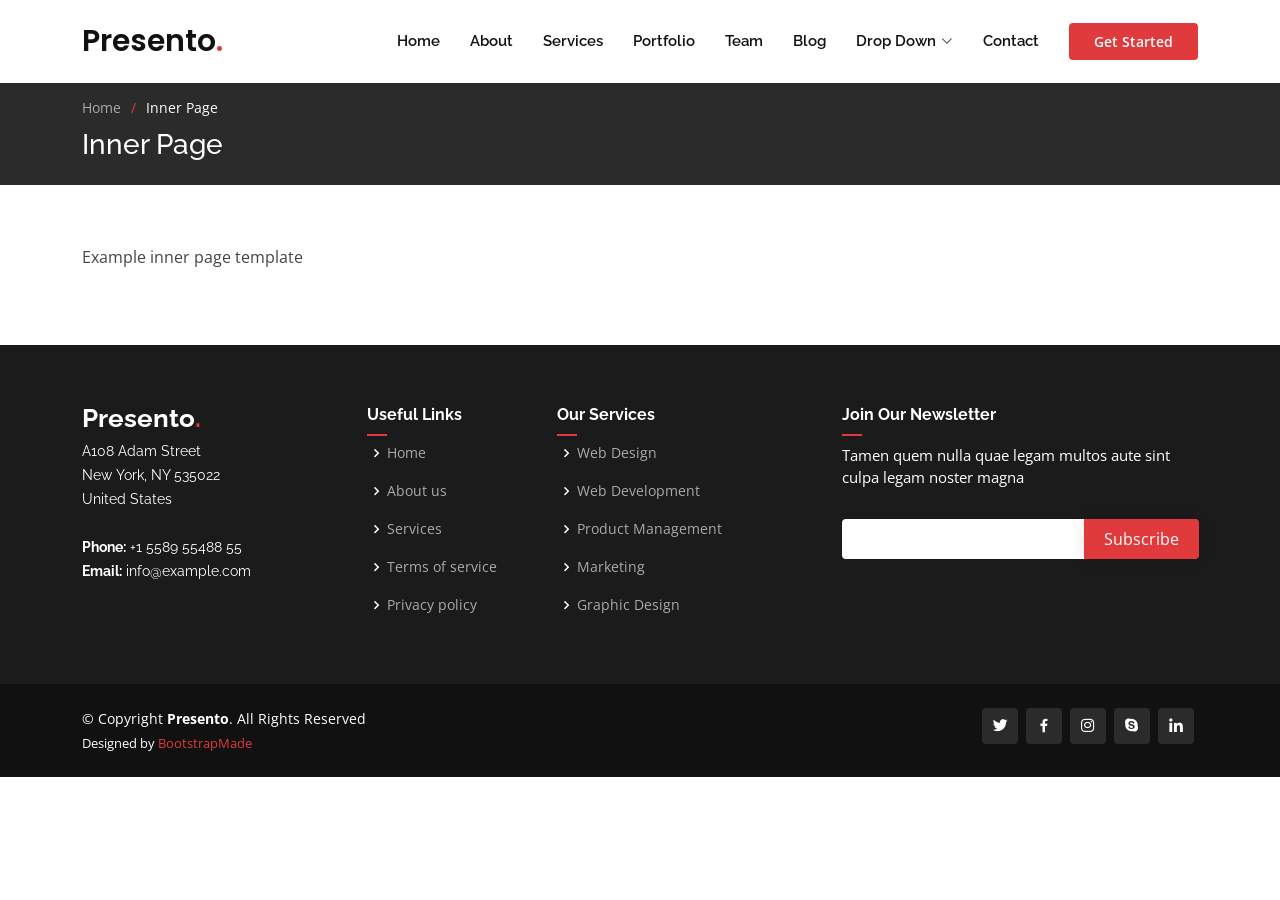
<file: inner-page.html>
<!DOCTYPE html>
<html lang="en">

<head>
  <meta charset="utf-8">
  <meta content="width=device-width, initial-scale=1.0" name="viewport">

  <title>Inner Page - Presento Bootstrap Template</title>
  <meta content="" name="description">
  <meta content="" name="keywords">

  <!-- Favicons -->
  <link href="assets/img/favicon.png" rel="icon">
  <link href="assets/img/apple-touch-icon.png" rel="apple-touch-icon">

  <!-- Google Fonts -->
  <link href="https://fonts.googleapis.com/css?family=Open+Sans:300,300i,400,400i,600,600i,700,700i|Raleway:300,300i,400,400i,500,500i,600,600i,700,700i|Poppins:300,300i,400,400i,500,500i,600,600i,700,700i" rel="stylesheet">

  <!-- Vendor CSS Files -->
  <link href="assets/vendor/aos/aos.css" rel="stylesheet">
  <link href="assets/vendor/bootstrap/css/bootstrap.min.css" rel="stylesheet">
  <link href="assets/vendor/bootstrap-icons/bootstrap-icons.css" rel="stylesheet">
  <link href="assets/vendor/boxicons/css/boxicons.min.css" rel="stylesheet">
  <link href="assets/vendor/glightbox/css/glightbox.min.css" rel="stylesheet">
  <link href="assets/vendor/remixicon/remixicon.css" rel="stylesheet">
  <link href="assets/vendor/swiper/swiper-bundle.min.css" rel="stylesheet">

  <!-- Template Main CSS File -->
  <link href="assets/css/style.css" rel="stylesheet">

  <!-- =======================================================
  * Template Name: Presento - v3.10.0
  * Template URL: https://bootstrapmade.com/presento-bootstrap-corporate-template/
  * Author: BootstrapMade.com
  * License: https://bootstrapmade.com/license/
  ======================================================== -->
</head>

<body>

  <!-- ======= Header ======= -->
  <header id="header" class="fixed-top d-flex align-items-center">
    <div class="container d-flex align-items-center">
      <h1 class="logo me-auto"><a href="index.html">Presento<span>.</span></a></h1>
      <!-- Uncomment below if you prefer to use an image logo -->
      <!-- <a href="index.html" class="logo me-auto"><img src="assets/img/logo.png" alt=""></a>-->

      <nav id="navbar" class="navbar order-last order-lg-0">
        <ul>
          <li><a class="nav-link scrollto " href="#hero">Home</a></li>
          <li><a class="nav-link scrollto" href="#about">About</a></li>
          <li><a class="nav-link scrollto" href="#services">Services</a></li>
          <li><a class="nav-link scrollto " href="#portfolio">Portfolio</a></li>
          <li><a class="nav-link scrollto" href="#team">Team</a></li>
          <li><a href="blog.html">Blog</a></li>
          <li class="dropdown"><a href="#"><span>Drop Down</span> <i class="bi bi-chevron-down"></i></a>
            <ul>
              <li><a href="#">Drop Down 1</a></li>
              <li class="dropdown"><a href="#"><span>Deep Drop Down</span> <i class="bi bi-chevron-right"></i></a>
                <ul>
                  <li><a href="#">Deep Drop Down 1</a></li>
                  <li><a href="#">Deep Drop Down 2</a></li>
                  <li><a href="#">Deep Drop Down 3</a></li>
                  <li><a href="#">Deep Drop Down 4</a></li>
                  <li><a href="#">Deep Drop Down 5</a></li>
                </ul>
              </li>
              <li><a href="#">Drop Down 2</a></li>
              <li><a href="#">Drop Down 3</a></li>
              <li><a href="#">Drop Down 4</a></li>
            </ul>
          </li>
          <li><a class="nav-link scrollto" href="#contact">Contact</a></li>
        </ul>
        <i class="bi bi-list mobile-nav-toggle"></i>
      </nav><!-- .navbar -->

      <a href="#about" class="get-started-btn scrollto">Get Started</a>
    </div>
  </header><!-- End Header -->

  <main id="main">

    <!-- ======= Breadcrumbs ======= -->
    <section class="breadcrumbs">
      <div class="container">

        <ol>
          <li><a href="index.html">Home</a></li>
          <li>Inner Page</li>
        </ol>
        <h2>Inner Page</h2>

      </div>
    </section><!-- End Breadcrumbs -->

    <section class="inner-page">
      <div class="container" data-aos="fade-up">
        <p>
          Example inner page template
        </p>
      </div>
    </section>

  </main><!-- End #main -->

  <!-- ======= Footer ======= -->
  <footer id="footer">

    <div class="footer-top">
      <div class="container">
        <div class="row">

          <div class="col-lg-3 col-md-6 footer-contact">
            <h3>Presento<span>.</span></h3>
            <p>
              A108 Adam Street <br>
              New York, NY 535022<br>
              United States <br><br>
              <strong>Phone:</strong> +1 5589 55488 55<br>
              <strong>Email:</strong> info@example.com<br>
            </p>
          </div>

          <div class="col-lg-2 col-md-6 footer-links">
            <h4>Useful Links</h4>
            <ul>
              <li><i class="bx bx-chevron-right"></i> <a href="#">Home</a></li>
              <li><i class="bx bx-chevron-right"></i> <a href="#">About us</a></li>
              <li><i class="bx bx-chevron-right"></i> <a href="#">Services</a></li>
              <li><i class="bx bx-chevron-right"></i> <a href="#">Terms of service</a></li>
              <li><i class="bx bx-chevron-right"></i> <a href="#">Privacy policy</a></li>
            </ul>
          </div>

          <div class="col-lg-3 col-md-6 footer-links">
            <h4>Our Services</h4>
            <ul>
              <li><i class="bx bx-chevron-right"></i> <a href="#">Web Design</a></li>
              <li><i class="bx bx-chevron-right"></i> <a href="#">Web Development</a></li>
              <li><i class="bx bx-chevron-right"></i> <a href="#">Product Management</a></li>
              <li><i class="bx bx-chevron-right"></i> <a href="#">Marketing</a></li>
              <li><i class="bx bx-chevron-right"></i> <a href="#">Graphic Design</a></li>
            </ul>
          </div>

          <div class="col-lg-4 col-md-6 footer-newsletter">
            <h4>Join Our Newsletter</h4>
            <p>Tamen quem nulla quae legam multos aute sint culpa legam noster magna</p>
            <form action="" method="post">
              <input type="email" name="email"><input type="submit" value="Subscribe">
            </form>
          </div>

        </div>
      </div>
    </div>

    <div class="container d-md-flex py-4">

      <div class="me-md-auto text-center text-md-start">
        <div class="copyright">
          &copy; Copyright <strong><span>Presento</span></strong>. All Rights Reserved
        </div>
        <div class="credits">
          <!-- All the links in the footer should remain intact. -->
          <!-- You can delete the links only if you purchased the pro version. -->
          <!-- Licensing information: https://bootstrapmade.com/license/ -->
          <!-- Purchase the pro version with working PHP/AJAX contact form: https://bootstrapmade.com/presento-bootstrap-corporate-template/ -->
          Designed by <a href="https://bootstrapmade.com/">BootstrapMade</a>
        </div>
      </div>
      <div class="social-links text-center text-md-end pt-3 pt-md-0">
        <a href="#" class="twitter"><i class="bx bxl-twitter"></i></a>
        <a href="#" class="facebook"><i class="bx bxl-facebook"></i></a>
        <a href="#" class="instagram"><i class="bx bxl-instagram"></i></a>
        <a href="#" class="google-plus"><i class="bx bxl-skype"></i></a>
        <a href="#" class="linkedin"><i class="bx bxl-linkedin"></i></a>
      </div>
    </div>
  </footer><!-- End Footer -->

  <a href="#" class="back-to-top d-flex align-items-center justify-content-center"><i class="bi bi-arrow-up-short"></i></a>

  <!-- Vendor JS Files -->
  <script src="assets/vendor/purecounter/purecounter_vanilla.js"></script>
  <script src="assets/vendor/aos/aos.js"></script>
  <script src="assets/vendor/bootstrap/js/bootstrap.bundle.min.js"></script>
  <script src="assets/vendor/glightbox/js/glightbox.min.js"></script>
  <script src="assets/vendor/isotope-layout/isotope.pkgd.min.js"></script>
  <script src="assets/vendor/swiper/swiper-bundle.min.js"></script>
  <script src="assets/vendor/php-email-form/validate.js"></script>

  <!-- Template Main JS File -->
  <script src="assets/js/main.js"></script>

</body>

</html>
</file>
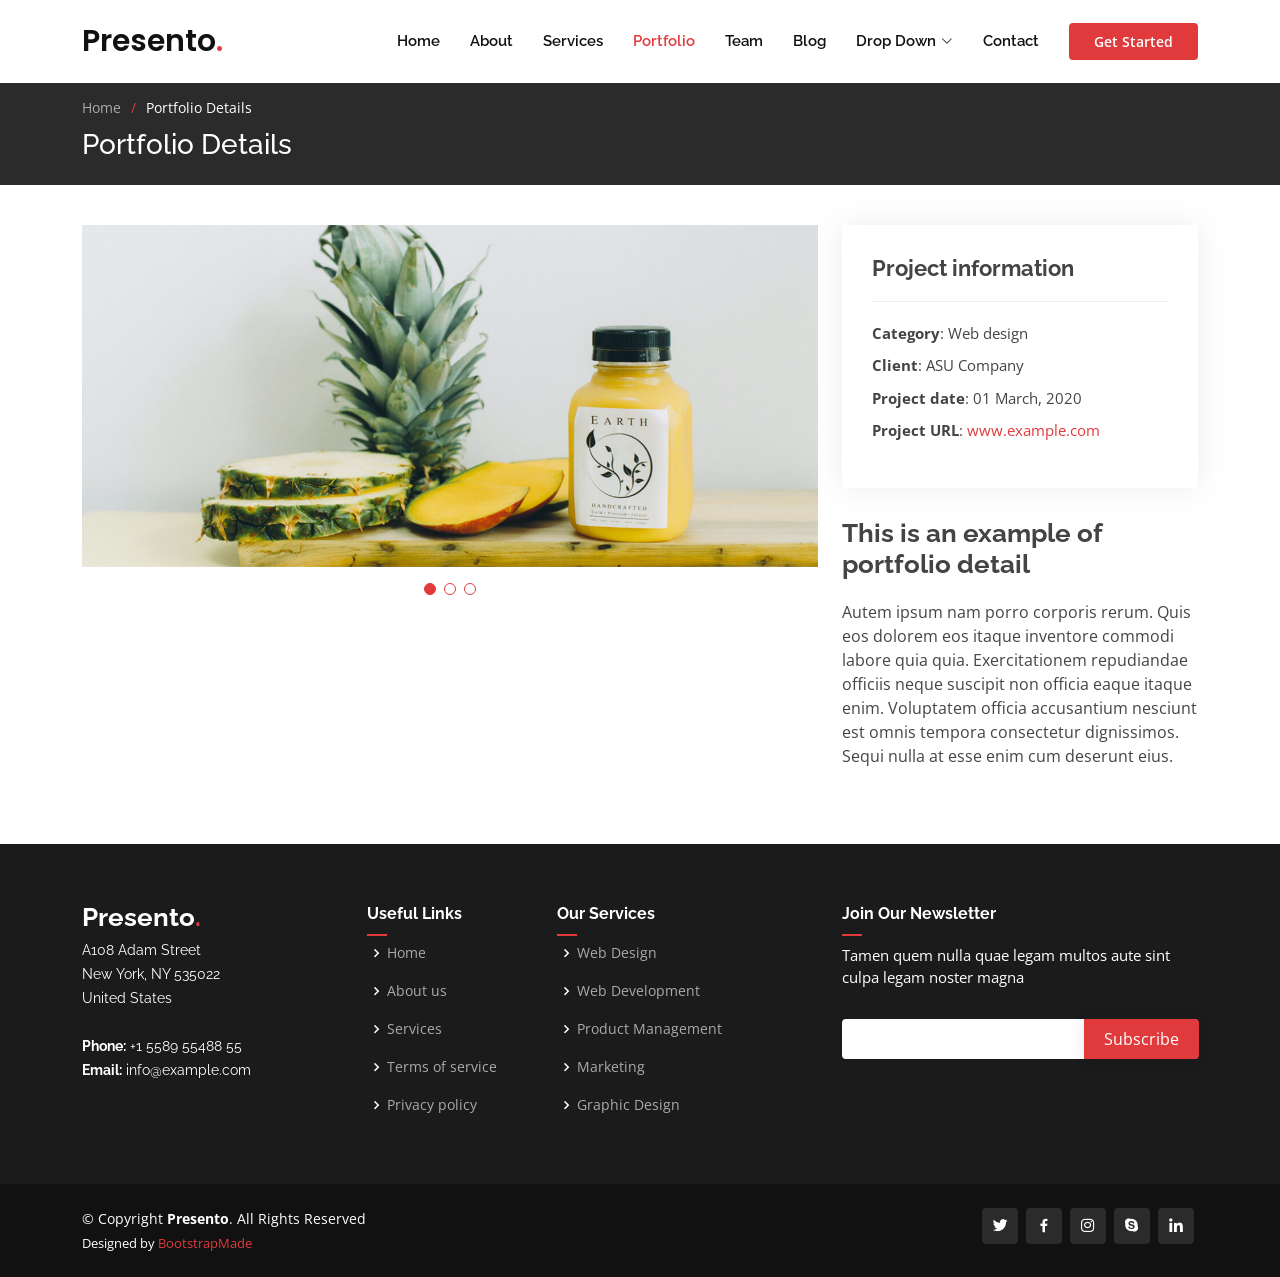
<file: portfolio-details.html>
<!DOCTYPE html>
<html lang="en">

<head>
  <meta charset="utf-8">
  <meta content="width=device-width, initial-scale=1.0" name="viewport">

  <title>Portfolio Details - Presento Bootstrap Template</title>
  <meta content="" name="description">
  <meta content="" name="keywords">

  <!-- Favicons -->
  <link href="assets/img/favicon.png" rel="icon">
  <link href="assets/img/apple-touch-icon.png" rel="apple-touch-icon">

  <!-- Google Fonts -->
  <link href="https://fonts.googleapis.com/css?family=Open+Sans:300,300i,400,400i,600,600i,700,700i|Raleway:300,300i,400,400i,500,500i,600,600i,700,700i|Poppins:300,300i,400,400i,500,500i,600,600i,700,700i" rel="stylesheet">

  <!-- Vendor CSS Files -->
  <link href="assets/vendor/aos/aos.css" rel="stylesheet">
  <link href="assets/vendor/bootstrap/css/bootstrap.min.css" rel="stylesheet">
  <link href="assets/vendor/bootstrap-icons/bootstrap-icons.css" rel="stylesheet">
  <link href="assets/vendor/boxicons/css/boxicons.min.css" rel="stylesheet">
  <link href="assets/vendor/glightbox/css/glightbox.min.css" rel="stylesheet">
  <link href="assets/vendor/remixicon/remixicon.css" rel="stylesheet">
  <link href="assets/vendor/swiper/swiper-bundle.min.css" rel="stylesheet">

  <!-- Template Main CSS File -->
  <link href="assets/css/style.css" rel="stylesheet">

  <!-- =======================================================
  * Template Name: Presento - v3.10.0
  * Template URL: https://bootstrapmade.com/presento-bootstrap-corporate-template/
  * Author: BootstrapMade.com
  * License: https://bootstrapmade.com/license/
  ======================================================== -->
</head>

<body>

  <!-- ======= Header ======= -->
  <header id="header" class="fixed-top d-flex align-items-center">
    <div class="container d-flex align-items-center">
      <h1 class="logo me-auto"><a href="index.html">Presento<span>.</span></a></h1>
      <!-- Uncomment below if you prefer to use an image logo -->
      <!-- <a href="index.html" class="logo me-auto"><img src="assets/img/logo.png" alt=""></a>-->

      <nav id="navbar" class="navbar order-last order-lg-0">
        <ul>
          <li><a class="nav-link scrollto " href="#hero">Home</a></li>
          <li><a class="nav-link scrollto" href="#about">About</a></li>
          <li><a class="nav-link scrollto" href="#services">Services</a></li>
          <li><a class="nav-link scrollto active" href="#portfolio">Portfolio</a></li>
          <li><a class="nav-link scrollto" href="#team">Team</a></li>
          <li><a href="blog.html">Blog</a></li>
          <li class="dropdown"><a href="#"><span>Drop Down</span> <i class="bi bi-chevron-down"></i></a>
            <ul>
              <li><a href="#">Drop Down 1</a></li>
              <li class="dropdown"><a href="#"><span>Deep Drop Down</span> <i class="bi bi-chevron-right"></i></a>
                <ul>
                  <li><a href="#">Deep Drop Down 1</a></li>
                  <li><a href="#">Deep Drop Down 2</a></li>
                  <li><a href="#">Deep Drop Down 3</a></li>
                  <li><a href="#">Deep Drop Down 4</a></li>
                  <li><a href="#">Deep Drop Down 5</a></li>
                </ul>
              </li>
              <li><a href="#">Drop Down 2</a></li>
              <li><a href="#">Drop Down 3</a></li>
              <li><a href="#">Drop Down 4</a></li>
            </ul>
          </li>
          <li><a class="nav-link scrollto" href="#contact">Contact</a></li>
        </ul>
        <i class="bi bi-list mobile-nav-toggle"></i>
      </nav><!-- .navbar -->

      <a href="#about" class="get-started-btn scrollto">Get Started</a>
    </div>
  </header><!-- End Header -->

  <main id="main">

    <!-- ======= Breadcrumbs ======= -->
    <section class="breadcrumbs">
      <div class="container">

        <ol>
          <li><a href="index.html">Home</a></li>
          <li>Portfolio Details</li>
        </ol>
        <h2>Portfolio Details</h2>

      </div>
    </section><!-- End Breadcrumbs -->

    <!-- ======= Portfolio Details Section ======= -->
    <section id="portfolio-details" class="portfolio-details">
      <div class="container">

        <div class="row gy-4">

          <div class="col-lg-8">
            <div class="portfolio-details-slider swiper">
              <div class="swiper-wrapper align-items-center">

                <div class="swiper-slide">
                  <img src="assets/img/portfolio/portfolio-details-1.jpg" alt="">
                </div>

                <div class="swiper-slide">
                  <img src="assets/img/portfolio/portfolio-details-2.jpg" alt="">
                </div>

                <div class="swiper-slide">
                  <img src="assets/img/portfolio/portfolio-details-3.jpg" alt="">
                </div>

              </div>
              <div class="swiper-pagination"></div>
            </div>
          </div>

          <div class="col-lg-4">
            <div class="portfolio-info">
              <h3>Project information</h3>
              <ul>
                <li><strong>Category</strong>: Web design</li>
                <li><strong>Client</strong>: ASU Company</li>
                <li><strong>Project date</strong>: 01 March, 2020</li>
                <li><strong>Project URL</strong>: <a href="#">www.example.com</a></li>
              </ul>
            </div>
            <div class="portfolio-description">
              <h2>This is an example of portfolio detail</h2>
              <p>
                Autem ipsum nam porro corporis rerum. Quis eos dolorem eos itaque inventore commodi labore quia quia. Exercitationem repudiandae officiis neque suscipit non officia eaque itaque enim. Voluptatem officia accusantium nesciunt est omnis tempora consectetur dignissimos. Sequi nulla at esse enim cum deserunt eius.
              </p>
            </div>
          </div>

        </div>

      </div>
    </section><!-- End Portfolio Details Section -->

  </main><!-- End #main -->

  <!-- ======= Footer ======= -->
  <footer id="footer">

    <div class="footer-top">
      <div class="container">
        <div class="row">

          <div class="col-lg-3 col-md-6 footer-contact">
            <h3>Presento<span>.</span></h3>
            <p>
              A108 Adam Street <br>
              New York, NY 535022<br>
              United States <br><br>
              <strong>Phone:</strong> +1 5589 55488 55<br>
              <strong>Email:</strong> info@example.com<br>
            </p>
          </div>

          <div class="col-lg-2 col-md-6 footer-links">
            <h4>Useful Links</h4>
            <ul>
              <li><i class="bx bx-chevron-right"></i> <a href="#">Home</a></li>
              <li><i class="bx bx-chevron-right"></i> <a href="#">About us</a></li>
              <li><i class="bx bx-chevron-right"></i> <a href="#">Services</a></li>
              <li><i class="bx bx-chevron-right"></i> <a href="#">Terms of service</a></li>
              <li><i class="bx bx-chevron-right"></i> <a href="#">Privacy policy</a></li>
            </ul>
          </div>

          <div class="col-lg-3 col-md-6 footer-links">
            <h4>Our Services</h4>
            <ul>
              <li><i class="bx bx-chevron-right"></i> <a href="#">Web Design</a></li>
              <li><i class="bx bx-chevron-right"></i> <a href="#">Web Development</a></li>
              <li><i class="bx bx-chevron-right"></i> <a href="#">Product Management</a></li>
              <li><i class="bx bx-chevron-right"></i> <a href="#">Marketing</a></li>
              <li><i class="bx bx-chevron-right"></i> <a href="#">Graphic Design</a></li>
            </ul>
          </div>

          <div class="col-lg-4 col-md-6 footer-newsletter">
            <h4>Join Our Newsletter</h4>
            <p>Tamen quem nulla quae legam multos aute sint culpa legam noster magna</p>
            <form action="" method="post">
              <input type="email" name="email"><input type="submit" value="Subscribe">
            </form>
          </div>

        </div>
      </div>
    </div>

    <div class="container d-md-flex py-4">

      <div class="me-md-auto text-center text-md-start">
        <div class="copyright">
          &copy; Copyright <strong><span>Presento</span></strong>. All Rights Reserved
        </div>
        <div class="credits">
          <!-- All the links in the footer should remain intact. -->
          <!-- You can delete the links only if you purchased the pro version. -->
          <!-- Licensing information: https://bootstrapmade.com/license/ -->
          <!-- Purchase the pro version with working PHP/AJAX contact form: https://bootstrapmade.com/presento-bootstrap-corporate-template/ -->
          Designed by <a href="https://bootstrapmade.com/">BootstrapMade</a>
        </div>
      </div>
      <div class="social-links text-center text-md-end pt-3 pt-md-0">
        <a href="#" class="twitter"><i class="bx bxl-twitter"></i></a>
        <a href="#" class="facebook"><i class="bx bxl-facebook"></i></a>
        <a href="#" class="instagram"><i class="bx bxl-instagram"></i></a>
        <a href="#" class="google-plus"><i class="bx bxl-skype"></i></a>
        <a href="#" class="linkedin"><i class="bx bxl-linkedin"></i></a>
      </div>
    </div>
  </footer><!-- End Footer -->

  <a href="#" class="back-to-top d-flex align-items-center justify-content-center"><i class="bi bi-arrow-up-short"></i></a>

  <!-- Vendor JS Files -->
  <script src="assets/vendor/purecounter/purecounter_vanilla.js"></script>
  <script src="assets/vendor/aos/aos.js"></script>
  <script src="assets/vendor/bootstrap/js/bootstrap.bundle.min.js"></script>
  <script src="assets/vendor/glightbox/js/glightbox.min.js"></script>
  <script src="assets/vendor/isotope-layout/isotope.pkgd.min.js"></script>
  <script src="assets/vendor/swiper/swiper-bundle.min.js"></script>
  <script src="assets/vendor/php-email-form/validate.js"></script>

  <!-- Template Main JS File -->
  <script src="assets/js/main.js"></script>

</body>

</html>
</file>
<file: assets/vendor/venobox/venobox.css>
/* ------ venobox.css --------*/
.vbox-overlay *, .vbox-overlay *:before, .vbox-overlay *:after{
    -webkit-backface-visibility: hidden;
    -webkit-box-sizing:border-box;
    -moz-box-sizing:border-box;
    box-sizing:border-box;
}
.vbox-overlay * { 
    -webkit-backface-visibility: visible;
    backface-visibility: visible;
}
.vbox-overlay{
    display: -webkit-flex;
    display: flex;
    -webkit-flex-direction: column;
    flex-direction: column;
    -webkit-justify-content: center;
    justify-content: center;
    -webkit-align-items: center;
    align-items: center;
    position: fixed;
    left: 0;
    top: 0;
    bottom: 0;
    right: 0;
    z-index: 999999;
}

/* ----- navigation ----- */
.vbox-title{
    width: 100%;
    height: 40px;
    float: left;
    text-align: center;
    line-height: 28px;
    font-size: 12px;
    padding: 6px 50px;
    overflow: hidden;
    position: fixed;
    display: none;
    left: 0;
    z-index: 89;
}
.vbox-close{
    cursor: pointer;
    position: fixed;
    top: -1px;
    right: 0;
    width: 50px;
    height: 40px;
    padding: 6px;
    display: block;
    background-position:10px center;
    overflow: hidden;
    font-size: 24px;
    line-height: 1;
    text-align: center;
    z-index: 99;
}
.vbox-left{
    cursor: pointer;
    position: fixed;
    left: 0;
    height: 40px;
    overflow: hidden;
    line-height: 28px;
    font-size: 12px;
    z-index: 99;
    display: flex;
    align-items:center;
}
.vbox-num{
    display: inline-block;
    margin: 6px 0 6px 15px;
}
/* ----- Social share ----- */
.vbox-share{
    line-height: 28px;
    font-size: 12px;
    overflow: hidden;
    position: fixed;
    left: 0;
    z-index: 98;
    display: flex;
    align-items:center;
    justify-content: center;
    width: 100%;
    text-align: center;
}
.vbox-share svg{
    max-height: 28px;
    width: 28px;
    z-index: 10;
    margin-left: 12px;
    margin-top: 6px;
    margin-bottom: 6px;
    vertical-align: middle;
}


/* ----- navigation ARROWS ----- */
.vbox-next, .vbox-prev{
    position: fixed;
    top: 50%;
    margin-top: -15px;
    overflow: hidden;
    cursor: pointer;
    display: block;
    width: 45px;
    height: 45px;
    z-index: 99;
}
.vbox-next span, .vbox-prev span{
    position: relative;
    width: 20px;
    height: 20px;
    border: 2px solid transparent;
    border-top-color: #B6B6B6;
    border-right-color: #B6B6B6;
    text-indent: -100px;
    position: absolute;
    top: 8px;
    display: block;
}
.vbox-prev{
    left: 15px;
}
.vbox-next{
    right: 15px;
}
.vbox-prev span{
    left: 10px;
    -ms-transform: rotate(-135deg);
    -webkit-transform: rotate(-135deg);
    transform: rotate(-135deg);
}
.vbox-next span{
    -ms-transform: rotate(45deg);
    -webkit-transform: rotate(45deg);
    transform: rotate(45deg);
    right: 10px;
}
/* ------- inline window ------ */
.vbox-inline{
    width: 420px;
    height: 315px;
    height: 70vh;
    padding: 10px;
    background: #fff;
    margin: 0 auto;
    overflow: auto;
    text-align: left;
}
/* ------- Video & iFrames window ------ */
.venoframe{
    max-width: 100%;
    width: 100%;
    border: none;
    width: 100%;
    height: 260px;
    height: 70vh;
}
.venoframe.vbvid{
    height: 260px;
}
@media (min-width: 768px) {
    .venoframe, .vbox-inline{
        width: 90%;
        height: 360px;
        height: 70vh;
    }
    .venoframe.vbvid{
        width: 640px;
        height: 360px;
    }
}
@media (min-width: 992px) {
    .venoframe, .vbox-inline{
        max-width: 1200px;
        width: 80%;
        height: 540px;
        height: 70vh;
    }
    .venoframe.vbvid{
        width: 960px;
        height: 540px;
    }
}
/* 
Please do NOT edit this part! 
or at least read this note: http://i.imgur.com/7C0ws9e.gif
*/
.vbox-open{
    overflow: hidden;
}
.vbox-container{
    position: absolute;
    left: 0;
    right: 0;
    top: 0;
    bottom: 0;
    overflow-x: hidden;
    overflow-y: scroll;
    overflow-scrolling: touch;
    -webkit-overflow-scrolling: touch;
    z-index: 20;
    max-height: 100%;

}

.vbox-content{
    text-align: center;
    float: left;
    width: 100%;
    position: relative;
    overflow: hidden;
    padding: 20px 4%;
}
.vbox-container img{
    max-width: 100%;
    height: auto;
}
.vbox-figlio{
    box-shadow: 0 0 12px rgba(0,0,0,0.19), 0 6px 6px rgba(0,0,0,0.23);
    max-width: 100%;
    text-align: initial;
}
img.vbox-figlio{
    -webkit-user-select: none;
-khtml-user-select: none;
-moz-user-select: none;
-o-user-select: none;
user-select: none;
}
.vbox-content.swipe-left{
    margin-left: -200px !important;
}
.vbox-content.swipe-right{
    margin-left: 200px !important;
}
.vbox-animated{
    webkit-transition: margin 300ms ease-out;
    transition: margin 300ms ease-out;
}

/* ---------- preloader ----------
 * SPINKIT 
 * http://tobiasahlin.com/spinkit/
-------------------------------- */
.sk-double-bounce,.sk-rotating-plane{width:40px;height:40px;margin:40px auto}.sk-rotating-plane{background-color:#333;-webkit-animation:sk-rotatePlane 1.2s infinite ease-in-out;animation:sk-rotatePlane 1.2s infinite ease-in-out}@-webkit-keyframes sk-rotatePlane{0%{-webkit-transform:perspective(120px) rotateX(0) rotateY(0);transform:perspective(120px) rotateX(0) rotateY(0)}50%{-webkit-transform:perspective(120px) rotateX(-180.1deg) rotateY(0);transform:perspective(120px) rotateX(-180.1deg) rotateY(0)}100%{-webkit-transform:perspective(120px) rotateX(-180deg) rotateY(-179.9deg);transform:perspective(120px) rotateX(-180deg) rotateY(-179.9deg)}}@keyframes sk-rotatePlane{0%{-webkit-transform:perspective(120px) rotateX(0) rotateY(0);transform:perspective(120px) rotateX(0) rotateY(0)}50%{-webkit-transform:perspective(120px) rotateX(-180.1deg) rotateY(0);transform:perspective(120px) rotateX(-180.1deg) rotateY(0)}100%{-webkit-transform:perspective(120px) rotateX(-180deg) rotateY(-179.9deg);transform:perspective(120px) rotateX(-180deg) rotateY(-179.9deg)}}.sk-double-bounce{position:relative}.sk-double-bounce .sk-child{width:100%;height:100%;border-radius:50%;background-color:#333;opacity:.6;position:absolute;top:0;left:0;-webkit-animation:sk-doubleBounce 2s infinite ease-in-out;animation:sk-doubleBounce 2s infinite ease-in-out}.sk-chasing-dots .sk-child,.sk-spinner-pulse,.sk-three-bounce .sk-child{background-color:#333;border-radius:100%}.sk-double-bounce .sk-double-bounce2{-webkit-animation-delay:-1s;animation-delay:-1s}@-webkit-keyframes sk-doubleBounce{0%,100%{-webkit-transform:scale(0);transform:scale(0)}50%{-webkit-transform:scale(1);transform:scale(1)}}@keyframes sk-doubleBounce{0%,100%{-webkit-transform:scale(0);transform:scale(0)}50%{-webkit-transform:scale(1);transform:scale(1)}}.sk-wave{margin:40px auto;width:50px;height:40px;text-align:center;font-size:10px}.sk-wave .sk-rect{background-color:#333;height:100%;width:6px;display:inline-block;-webkit-animation:sk-waveStretchDelay 1.2s infinite ease-in-out;animation:sk-waveStretchDelay 1.2s infinite ease-in-out}.sk-wave .sk-rect1{-webkit-animation-delay:-1.2s;animation-delay:-1.2s}.sk-wave .sk-rect2{-webkit-animation-delay:-1.1s;animation-delay:-1.1s}.sk-wave .sk-rect3{-webkit-animation-delay:-1s;animation-delay:-1s}.sk-wave .sk-rect4{-webkit-animation-delay:-.9s;animation-delay:-.9s}.sk-wave .sk-rect5{-webkit-animation-delay:-.8s;animation-delay:-.8s}@-webkit-keyframes sk-waveStretchDelay{0%,100%,40%{-webkit-transform:scaleY(.4);transform:scaleY(.4)}20%{-webkit-transform:scaleY(1);transform:scaleY(1)}}@keyframes sk-waveStretchDelay{0%,100%,40%{-webkit-transform:scaleY(.4);transform:scaleY(.4)}20%{-webkit-transform:scaleY(1);transform:scaleY(1)}}.sk-wandering-cubes{margin:40px auto;width:40px;height:40px;position:relative}.sk-wandering-cubes .sk-cube{background-color:#333;width:10px;height:10px;position:absolute;top:0;left:0;-webkit-animation:sk-wanderingCube 1.8s ease-in-out -1.8s infinite both;animation:sk-wanderingCube 1.8s ease-in-out -1.8s infinite both}.sk-chasing-dots,.sk-spinner-pulse{width:40px;height:40px;margin:40px auto}.sk-wandering-cubes .sk-cube2{-webkit-animation-delay:-.9s;animation-delay:-.9s}@-webkit-keyframes sk-wanderingCube{0%{-webkit-transform:rotate(0);transform:rotate(0)}25%{-webkit-transform:translateX(30px) rotate(-90deg) scale(.5);transform:translateX(30px) rotate(-90deg) scale(.5)}50%{-webkit-transform:translateX(30px) translateY(30px) rotate(-179deg);transform:translateX(30px) translateY(30px) rotate(-179deg)}50.1%{-webkit-transform:translateX(30px) translateY(30px) rotate(-180deg);transform:translateX(30px) translateY(30px) rotate(-180deg)}75%{-webkit-transform:translateX(0) translateY(30px) rotate(-270deg) scale(.5);transform:translateX(0) translateY(30px) rotate(-270deg) scale(.5)}100%{-webkit-transform:rotate(-360deg);transform:rotate(-360deg)}}@keyframes sk-wanderingCube{0%{-webkit-transform:rotate(0);transform:rotate(0)}25%{-webkit-transform:translateX(30px) rotate(-90deg) scale(.5);transform:translateX(30px) rotate(-90deg) scale(.5)}50%{-webkit-transform:translateX(30px) translateY(30px) rotate(-179deg);transform:translateX(30px) translateY(30px) rotate(-179deg)}50.1%{-webkit-transform:translateX(30px) translateY(30px) rotate(-180deg);transform:translateX(30px) translateY(30px) rotate(-180deg)}75%{-webkit-transform:translateX(0) translateY(30px) rotate(-270deg) scale(.5);transform:translateX(0) translateY(30px) rotate(-270deg) scale(.5)}100%{-webkit-transform:rotate(-360deg);transform:rotate(-360deg)}}.sk-spinner-pulse{-webkit-animation:sk-pulseScaleOut 1s infinite ease-in-out;animation:sk-pulseScaleOut 1s infinite ease-in-out}@-webkit-keyframes sk-pulseScaleOut{0%{-webkit-transform:scale(0);transform:scale(0)}100%{-webkit-transform:scale(1);transform:scale(1);opacity:0}}@keyframes sk-pulseScaleOut{0%{-webkit-transform:scale(0);transform:scale(0)}100%{-webkit-transform:scale(1);transform:scale(1);opacity:0}}.sk-chasing-dots{position:relative;text-align:center;-webkit-animation:sk-chasingDotsRotate 2s infinite linear;animation:sk-chasingDotsRotate 2s infinite linear}.sk-chasing-dots .sk-child{width:60%;height:60%;display:inline-block;position:absolute;top:0;-webkit-animation:sk-chasingDotsBounce 2s infinite ease-in-out;animation:sk-chasingDotsBounce 2s infinite ease-in-out}.sk-chasing-dots .sk-dot2{top:auto;bottom:0;-webkit-animation-delay:-1s;animation-delay:-1s}@-webkit-keyframes sk-chasingDotsRotate{100%{-webkit-transform:rotate(360deg);transform:rotate(360deg)}}@keyframes sk-chasingDotsRotate{100%{-webkit-transform:rotate(360deg);transform:rotate(360deg)}}@-webkit-keyframes sk-chasingDotsBounce{0%,100%{-webkit-transform:scale(0);transform:scale(0)}50%{-webkit-transform:scale(1);transform:scale(1)}}@keyframes sk-chasingDotsBounce{0%,100%{-webkit-transform:scale(0);transform:scale(0)}50%{-webkit-transform:scale(1);transform:scale(1)}}.sk-three-bounce{margin:40px auto;width:80px;text-align:center}.sk-three-bounce .sk-child{width:20px;height:20px;display:inline-block;-webkit-animation:sk-three-bounce 1.4s ease-in-out 0s infinite both;animation:sk-three-bounce 1.4s ease-in-out 0s infinite both}.sk-circle .sk-child:before,.sk-fading-circle .sk-circle:before{display:block;border-radius:100%;content:'';background-color:#333}.sk-three-bounce .sk-bounce1{-webkit-animation-delay:-.32s;animation-delay:-.32s}.sk-three-bounce .sk-bounce2{-webkit-animation-delay:-.16s;animation-delay:-.16s}@-webkit-keyframes sk-three-bounce{0%,100%,80%{-webkit-transform:scale(0);transform:scale(0)}40%{-webkit-transform:scale(1);transform:scale(1)}}@keyframes sk-three-bounce{0%,100%,80%{-webkit-transform:scale(0);transform:scale(0)}40%{-webkit-transform:scale(1);transform:scale(1)}}.sk-circle{margin:40px auto;width:40px;height:40px;position:relative}.sk-circle .sk-child{width:100%;height:100%;position:absolute;left:0;top:0}.sk-circle .sk-child:before{margin:0 auto;width:15%;height:15%;-webkit-animation:sk-circleBounceDelay 1.2s infinite ease-in-out both;animation:sk-circleBounceDelay 1.2s infinite ease-in-out both}.sk-circle .sk-circle2{-webkit-transform:rotate(30deg);-ms-transform:rotate(30deg);transform:rotate(30deg)}.sk-circle .sk-circle3{-webkit-transform:rotate(60deg);-ms-transform:rotate(60deg);transform:rotate(60deg)}.sk-circle .sk-circle4{-webkit-transform:rotate(90deg);-ms-transform:rotate(90deg);transform:rotate(90deg)}.sk-circle .sk-circle5{-webkit-transform:rotate(120deg);-ms-transform:rotate(120deg);transform:rotate(120deg)}.sk-circle .sk-circle6{-webkit-transform:rotate(150deg);-ms-transform:rotate(150deg);transform:rotate(150deg)}.sk-circle .sk-circle7{-webkit-transform:rotate(180deg);-ms-transform:rotate(180deg);transform:rotate(180deg)}.sk-circle .sk-circle8{-webkit-transform:rotate(210deg);-ms-transform:rotate(210deg);transform:rotate(210deg)}.sk-circle .sk-circle9{-webkit-transform:rotate(240deg);-ms-transform:rotate(240deg);transform:rotate(240deg)}.sk-circle .sk-circle10{-webkit-transform:rotate(270deg);-ms-transform:rotate(270deg);transform:rotate(270deg)}.sk-circle .sk-circle11{-webkit-transform:rotate(300deg);-ms-transform:rotate(300deg);transform:rotate(300deg)}.sk-circle .sk-circle12{-webkit-transform:rotate(330deg);-ms-transform:rotate(330deg);transform:rotate(330deg)}.sk-circle .sk-circle2:before{-webkit-animation-delay:-1.1s;animation-delay:-1.1s}.sk-circle .sk-circle3:before{-webkit-animation-delay:-1s;animation-delay:-1s}.sk-circle .sk-circle4:before{-webkit-animation-delay:-.9s;animation-delay:-.9s}.sk-circle .sk-circle5:before{-webkit-animation-delay:-.8s;animation-delay:-.8s}.sk-circle .sk-circle6:before{-webkit-animation-delay:-.7s;animation-delay:-.7s}.sk-circle .sk-circle7:before{-webkit-animation-delay:-.6s;animation-delay:-.6s}.sk-circle .sk-circle8:before{-webkit-animation-delay:-.5s;animation-delay:-.5s}.sk-circle .sk-circle9:before{-webkit-animation-delay:-.4s;animation-delay:-.4s}.sk-circle .sk-circle10:before{-webkit-animation-delay:-.3s;animation-delay:-.3s}.sk-circle .sk-circle11:before{-webkit-animation-delay:-.2s;animation-delay:-.2s}.sk-circle .sk-circle12:before{-webkit-animation-delay:-.1s;animation-delay:-.1s}@-webkit-keyframes sk-circleBounceDelay{0%,100%,80%{-webkit-transform:scale(0);transform:scale(0)}40%{-webkit-transform:scale(1);transform:scale(1)}}@keyframes sk-circleBounceDelay{0%,100%,80%{-webkit-transform:scale(0);transform:scale(0)}40%{-webkit-transform:scale(1);transform:scale(1)}}.sk-cube-grid{width:40px;height:40px;margin:40px auto}.sk-cube-grid .sk-cube{width:33.33%;height:33.33%;background-color:#333;float:left;-webkit-animation:sk-cubeGridScaleDelay 1.3s infinite ease-in-out;animation:sk-cubeGridScaleDelay 1.3s infinite ease-in-out}.sk-cube-grid .sk-cube1{-webkit-animation-delay:.2s;animation-delay:.2s}.sk-cube-grid .sk-cube2{-webkit-animation-delay:.3s;animation-delay:.3s}.sk-cube-grid .sk-cube3{-webkit-animation-delay:.4s;animation-delay:.4s}.sk-cube-grid .sk-cube4{-webkit-animation-delay:.1s;animation-delay:.1s}.sk-cube-grid .sk-cube5{-webkit-animation-delay:.2s;animation-delay:.2s}.sk-cube-grid .sk-cube6{-webkit-animation-delay:.3s;animation-delay:.3s}.sk-cube-grid .sk-cube7{-webkit-animation-delay:0ms;animation-delay:0ms}.sk-cube-grid .sk-cube8{-webkit-animation-delay:.1s;animation-delay:.1s}.sk-cube-grid .sk-cube9{-webkit-animation-delay:.2s;animation-delay:.2s}@-webkit-keyframes sk-cubeGridScaleDelay{0%,100%,70%{-webkit-transform:scale3D(1,1,1);transform:scale3D(1,1,1)}35%{-webkit-transform:scale3D(0,0,1);transform:scale3D(0,0,1)}}@keyframes sk-cubeGridScaleDelay{0%,100%,70%{-webkit-transform:scale3D(1,1,1);transform:scale3D(1,1,1)}35%{-webkit-transform:scale3D(0,0,1);transform:scale3D(0,0,1)}}.sk-fading-circle{margin:40px auto;width:40px;height:40px;position:relative}.sk-fading-circle .sk-circle{width:100%;height:100%;position:absolute;left:0;top:0}.sk-fading-circle .sk-circle:before{margin:0 auto;width:15%;height:15%;-webkit-animation:sk-circleFadeDelay 1.2s infinite ease-in-out both;animation:sk-circleFadeDelay 1.2s infinite ease-in-out both}.sk-fading-circle .sk-circle2{-webkit-transform:rotate(30deg);-ms-transform:rotate(30deg);transform:rotate(30deg)}.sk-fading-circle .sk-circle3{-webkit-transform:rotate(60deg);-ms-transform:rotate(60deg);transform:rotate(60deg)}.sk-fading-circle .sk-circle4{-webkit-transform:rotate(90deg);-ms-transform:rotate(90deg);transform:rotate(90deg)}.sk-fading-circle .sk-circle5{-webkit-transform:rotate(120deg);-ms-transform:rotate(120deg);transform:rotate(120deg)}.sk-fading-circle .sk-circle6{-webkit-transform:rotate(150deg);-ms-transform:rotate(150deg);transform:rotate(150deg)}.sk-fading-circle .sk-circle7{-webkit-transform:rotate(180deg);-ms-transform:rotate(180deg);transform:rotate(180deg)}.sk-fading-circle .sk-circle8{-webkit-transform:rotate(210deg);-ms-transform:rotate(210deg);transform:rotate(210deg)}.sk-fading-circle .sk-circle9{-webkit-transform:rotate(240deg);-ms-transform:rotate(240deg);transform:rotate(240deg)}.sk-fading-circle .sk-circle10{-webkit-transform:rotate(270deg);-ms-transform:rotate(270deg);transform:rotate(270deg)}.sk-fading-circle .sk-circle11{-webkit-transform:rotate(300deg);-ms-transform:rotate(300deg);transform:rotate(300deg)}.sk-fading-circle .sk-circle12{-webkit-transform:rotate(330deg);-ms-transform:rotate(330deg);transform:rotate(330deg)}.sk-fading-circle .sk-circle2:before{-webkit-animation-delay:-1.1s;animation-delay:-1.1s}.sk-fading-circle .sk-circle3:before{-webkit-animation-delay:-1s;animation-delay:-1s}.sk-fading-circle .sk-circle4:before{-webkit-animation-delay:-.9s;animation-delay:-.9s}.sk-fading-circle .sk-circle5:before{-webkit-animation-delay:-.8s;animation-delay:-.8s}.sk-fading-circle .sk-circle6:before{-webkit-animation-delay:-.7s;animation-delay:-.7s}.sk-fading-circle .sk-circle7:before{-webkit-animation-delay:-.6s;animation-delay:-.6s}.sk-fading-circle .sk-circle8:before{-webkit-animation-delay:-.5s;animation-delay:-.5s}.sk-fading-circle .sk-circle9:before{-webkit-animation-delay:-.4s;animation-delay:-.4s}.sk-fading-circle .sk-circle10:before{-webkit-animation-delay:-.3s;animation-delay:-.3s}.sk-fading-circle .sk-circle11:before{-webkit-animation-delay:-.2s;animation-delay:-.2s}.sk-fading-circle .sk-circle12:before{-webkit-animation-delay:-.1s;animation-delay:-.1s}@-webkit-keyframes sk-circleFadeDelay{0%,100%,39%{opacity:0}40%{opacity:1}}@keyframes sk-circleFadeDelay{0%,100%,39%{opacity:0}40%{opacity:1}}.sk-folding-cube{margin:40px auto;width:40px;height:40px;position:relative;-webkit-transform:rotateZ(45deg);transform:rotateZ(45deg)}.sk-folding-cube .sk-cube{float:left;width:50%;height:50%;position:relative;-webkit-transform:scale(1.1);-ms-transform:scale(1.1);transform:scale(1.1)}.sk-folding-cube .sk-cube:before{content:'';position:absolute;top:0;left:0;width:100%;height:100%;background-color:#333;-webkit-animation:sk-foldCubeAngle 2.4s infinite linear both;animation:sk-foldCubeAngle 2.4s infinite linear both;-webkit-transform-origin:100% 100%;-ms-transform-origin:100% 100%;transform-origin:100% 100%}.sk-folding-cube .sk-cube2{-webkit-transform:scale(1.1) rotateZ(90deg);transform:scale(1.1) rotateZ(90deg)}.sk-folding-cube .sk-cube3{-webkit-transform:scale(1.1) rotateZ(180deg);transform:scale(1.1) rotateZ(180deg)}.sk-folding-cube .sk-cube4{-webkit-transform:scale(1.1) rotateZ(270deg);transform:scale(1.1) rotateZ(270deg)}.sk-folding-cube .sk-cube2:before{-webkit-animation-delay:.3s;animation-delay:.3s}.sk-folding-cube .sk-cube3:before{-webkit-animation-delay:.6s;animation-delay:.6s}.sk-folding-cube .sk-cube4:before{-webkit-animation-delay:.9s;animation-delay:.9s}@-webkit-keyframes sk-foldCubeAngle{0%,10%{-webkit-transform:perspective(140px) rotateX(-180deg);transform:perspective(140px) rotateX(-180deg);opacity:0}25%,75%{-webkit-transform:perspective(140px) rotateX(0);transform:perspective(140px) rotateX(0);opacity:1}100%,90%{-webkit-transform:perspective(140px) rotateY(180deg);transform:perspective(140px) rotateY(180deg);opacity:0}}@keyframes sk-foldCubeAngle{0%,10%{-webkit-transform:perspective(140px) rotateX(-180deg);transform:perspective(140px) rotateX(-180deg);opacity:0}25%,75%{-webkit-transform:perspective(140px) rotateX(0);transform:perspective(140px) rotateX(0);opacity:1}100%,90%{-webkit-transform:perspective(140px) rotateY(180deg);transform:perspective(140px) rotateY(180deg);opacity:0}}
</file>
<file: assets/css/style.css>
/**
* Template Name: Presento - v3.10.0
* Template URL: https://bootstrapmade.com/presento-bootstrap-corporate-template/
* Author: BootstrapMade.com
* License: https://bootstrapmade.com/license/
*/

/*--------------------------------------------------------------
# General
--------------------------------------------------------------*/
body {
  font-family: "Open Sans", sans-serif;
  color: #444444;
}

a {
  color: #e03a3c;
  text-decoration: none;
}

a:hover {
  color: #e76668;
  text-decoration: none;
}

h1,
h2,
h3,
h4,
h5,
h6 {
  font-family: "Raleway", sans-serif;
}

/*--------------------------------------------------------------
# Back to top button
--------------------------------------------------------------*/
.back-to-top {
  position: fixed;
  visibility: hidden;
  opacity: 0;
  right: 15px;
  bottom: 15px;
  z-index: 996;
  background: #e03a3c;
  width: 40px;
  height: 40px;
  border-radius: 4px;
  transition: all 0.4s;
}

.back-to-top i {
  font-size: 28px;
  color: #fff;
  line-height: 0;
}

.back-to-top:hover {
  background: #e65d5f;
  color: #fff;
}

.back-to-top.active {
  visibility: visible;
  opacity: 1;
}

/*--------------------------------------------------------------
# Disable aos animation delay on mobile devices
--------------------------------------------------------------*/
@media screen and (max-width: 768px) {
  [data-aos-delay] {
    transition-delay: 0 !important;
  }
}

/*--------------------------------------------------------------
# Header
--------------------------------------------------------------*/
#header {
  background: #fff;
  transition: all 0.5s;
  z-index: 997;
  padding: 20px 0;
}

#header.header-scrolled {
  padding: 12px 0;
  box-shadow: 0px 2px 15px rgba(0, 0, 0, 0.1);
}

#header .logo {
  font-size: 30px;
  margin: 0;
  padding: 0;
  font-weight: 600;
  font-family: "Poppins", sans-serif;
}

#header .logo a {
  color: #111111;
}

#header .logo a span {
  color: #e03a3c;
}

#header .logo img {
  max-height: 40px;
}

/*--------------------------------------------------------------
# Get Startet Button
--------------------------------------------------------------*/
.get-started-btn {
  margin-left: 30px;
  background: #e03a3c;
  color: #fff;
  border-radius: 4px;
  padding: 8px 25px;
  white-space: nowrap;
  transition: 0.3s;
  font-size: 14px;
  font-weight: 600;
  display: inline-block;
}

.get-started-btn:hover {
  background: #111111;
  color: #fff;
}

@media (max-width: 992px) {
  .get-started-btn {
    margin: 0 15px 0 0;
    padding: 6px 18px;
  }
}

/*--------------------------------------------------------------
# Navigation Menu
--------------------------------------------------------------*/
/**
* Desktop Navigation 
*/
.navbar {
  padding: 0;
}

.navbar ul {
  margin: 0;
  padding: 0;
  display: flex;
  list-style: none;
  align-items: center;
}

.navbar li {
  position: relative;
}

.navbar a,
.navbar a:focus {
  display: flex;
  align-items: center;
  justify-content: space-between;
  padding: 10px 0 10px 30px;
  font-family: "Raleway", sans-serif;
  font-size: 15px;
  font-weight: 600;
  color: #111111;
  white-space: nowrap;
  transition: 0.3s;
}

.navbar a i,
.navbar a:focus i {
  font-size: 12px;
  line-height: 0;
  margin-left: 5px;
}

.navbar a:hover,
.navbar .active,
.navbar .active:focus,
.navbar li:hover>a {
  color: #e03a3c;
}

.navbar .dropdown ul {
  display: block;
  position: absolute;
  left: 30px;
  top: calc(100% + 30px);
  margin: 0;
  padding: 10px 0;
  z-index: 99;
  opacity: 0;
  visibility: hidden;
  background: #fff;
  box-shadow: 0px 0px 30px rgba(127, 137, 161, 0.25);
  transition: 0.3s;
}

.navbar .dropdown ul li {
  min-width: 200px;
}

.navbar .dropdown ul a {
  padding: 10px 20px;
  font-size: 14px;
}

.navbar .dropdown ul a i {
  font-size: 12px;
}

.navbar .dropdown ul a:hover,
.navbar .dropdown ul .active:hover,
.navbar .dropdown ul li:hover>a {
  color: #e03a3c;
}

.navbar .dropdown:hover>ul {
  opacity: 1;
  top: 100%;
  visibility: visible;
}

.navbar .dropdown .dropdown ul {
  top: 0;
  left: calc(100% - 30px);
  visibility: hidden;
}

.navbar .dropdown .dropdown:hover>ul {
  opacity: 1;
  top: 0;
  left: 100%;
  visibility: visible;
}

@media (max-width: 1366px) {
  .navbar .dropdown .dropdown ul {
    left: -90%;
  }

  .navbar .dropdown .dropdown:hover>ul {
    left: -100%;
  }
}

/**
* Mobile Navigation 
*/
.mobile-nav-toggle {
  color: #111111;
  font-size: 28px;
  cursor: pointer;
  display: none;
  line-height: 0;
  transition: 0.5s;
}

.mobile-nav-toggle.bi-x {
  color: #fff;
}

@media (max-width: 991px) {
  .mobile-nav-toggle {
    display: block;
  }

  .navbar ul {
    display: none;
  }
}

.navbar-mobile {
  position: fixed;
  overflow: hidden;
  top: 0;
  right: 0;
  left: 0;
  bottom: 0;
  background: rgba(0, 0, 0, 0.9);
  transition: 0.3s;
  z-index: 999;
}

.navbar-mobile .mobile-nav-toggle {
  position: absolute;
  top: 15px;
  right: 15px;
}

.navbar-mobile ul {
  display: block;
  position: absolute;
  top: 55px;
  right: 15px;
  bottom: 15px;
  left: 15px;
  padding: 10px 0;
  background-color: #fff;
  overflow-y: auto;
  transition: 0.3s;
}

.navbar-mobile a,
.navbar-mobile a:focus {
  padding: 10px 20px;
  font-size: 15px;
  color: #111111;
}

.navbar-mobile a:hover,
.navbar-mobile .active,
.navbar-mobile li:hover>a {
  color: #e03a3c;
}

.navbar-mobile .getstarted,
.navbar-mobile .getstarted:focus {
  margin: 15px;
}

.navbar-mobile .dropdown ul {
  position: static;
  display: none;
  margin: 10px 20px;
  padding: 10px 0;
  z-index: 99;
  opacity: 1;
  visibility: visible;
  background: #fff;
  box-shadow: 0px 0px 30px rgba(127, 137, 161, 0.25);
}

.navbar-mobile .dropdown ul li {
  min-width: 200px;
}

.navbar-mobile .dropdown ul a {
  padding: 10px 20px;
}

.navbar-mobile .dropdown ul a i {
  font-size: 12px;
}

.navbar-mobile .dropdown ul a:hover,
.navbar-mobile .dropdown ul .active:hover,
.navbar-mobile .dropdown ul li:hover>a {
  color: #e03a3c;
}

.navbar-mobile .dropdown>.dropdown-active {
  display: block;
}

/*--------------------------------------------------------------
# Hero Section
--------------------------------------------------------------*/
#hero {
  width: 100%;
  height: 100vh;
  background: url("../img/hero-bg.jpg") top center no-repeat;
  background-size: cover;
  position: relative;
  padding-top: 82px;
}

#hero:before {
  content: "";
  background: rgba(0, 0, 0, 0.6);
  position: absolute;
  bottom: 0;
  top: 0;
  left: 0;
  right: 0;
}

#hero h1 {
  margin: 0;
  font-size: 48px;
  font-weight: 700;
  color: #fff;
}

#hero h2 {
  color: #fff;
  margin: 10px 0 0 0;
  font-size: 24px;
}

#hero .btn-get-started {
  font-family: "Raleway", sans-serif;
  font-weight: 500;
  font-size: 16px;
  letter-spacing: 1px;
  display: inline-block;
  padding: 10px 30px;
  border-radius: 4px;
  transition: 0.5s;
  margin-top: 30px;
  color: #fff;
  background: #e03a3c;
  border: 2px solid #e03a3c;
}

#hero .btn-get-started:hover {
  background: transparent;
  border-color: #fff;
}

@media (max-width: 768px) {
  #hero {
    text-align: center;
    padding-top: 58px;
  }

  #hero h1 {
    font-size: 28px;
  }

  #hero h2 {
    font-size: 18px;
    line-height: 24px;
  }
}

@media (max-height: 500px) {
  #hero {
    height: 120vh;
  }
}

/*--------------------------------------------------------------
# Sections General
--------------------------------------------------------------*/
section {
  padding: 60px 0;
  overflow: hidden;
  position: relative;
}

.section-title {
  text-align: center;
  padding-bottom: 30px;
  position: relative;
}

.section-title h2 {
  font-size: 32px;
  font-weight: bold;
  text-transform: uppercase;
  margin-bottom: 20px;
  padding-bottom: 20px;
  position: relative;
}

.section-title h2::after {
  content: "";
  position: absolute;
  display: block;
  width: 50px;
  height: 3px;
  background: #e03a3c;
  bottom: 0;
  left: calc(50% - 25px);
}

.section-title p {
  margin-bottom: 0;
}

.section-bg {
  padding: 120px 0;
  color: #fff;
}

.section-bg:before {
  content: "";
  background: #1b1b1b;
  position: absolute;
  bottom: 60px;
  top: 60px;
  left: 0;
  right: 0;
  transform: skewY(-3deg);
}

/*--------------------------------------------------------------
# Breadcrumbs
--------------------------------------------------------------*/
.breadcrumbs {
  padding: 15px 0;
  background: #2b2b2b;
  min-height: 40px;
  margin-top: 82px;
  color: #fff;
}

.breadcrumbs h2 {
  font-size: 28px;
  font-weight: 500;
}

.breadcrumbs ol {
  display: flex;
  flex-wrap: wrap;
  list-style: none;
  padding: 0 0 10px 0;
  margin: 0;
  font-size: 14px;
}

.breadcrumbs ol a {
  color: #aaaaaa;
}

.breadcrumbs ol a:hover {
  color: #fff;
  transition: 0.3s;
}

.breadcrumbs ol li+li {
  padding-left: 10px;
}

.breadcrumbs ol li+li::before {
  display: inline-block;
  padding-right: 10px;
  color: #e03a3c;
  content: "/";
}

/*--------------------------------------------------------------
# Clients
--------------------------------------------------------------*/
.clients .swiper-pagination {
  margin-top: 20px;
  position: relative;
}

.clients .swiper-pagination .swiper-pagination-bullet {
  width: 12px;
  height: 12px;
  background-color: #fff;
  opacity: 1;
  border: 1px solid #e03a3c;
}

.clients .swiper-pagination .swiper-pagination-bullet-active {
  background-color: #e03a3c;
}

.clients .swiper-slide img {
  opacity: 0.5;
  transition: 0.3s;
  filter: grayscale(100);
}

.clients .swiper-slide img:hover {
  opacity: 1;
  filter: none;
}

/*--------------------------------------------------------------
# About
--------------------------------------------------------------*/
.about .container {
  position: relative;
  z-index: 10;
}

.about .content {
  padding: 30px 30px 30px 0;
}

.about .content h3 {
  font-weight: 700;
  font-size: 34px;
  margin-bottom: 30px;
}

.about .content p {
  margin-bottom: 30px;
}

.about .content .about-btn {
  padding: 8px 30px 9px 30px;
  color: #fff;
  border-radius: 50px;
  transition: 0.3s;
  text-transform: uppercase;
  font-weight: 600;
  font-size: 13px;
  display: inline-flex;
  align-items: center;
  border: 2px solid #e03a3c;
}

.about .content .about-btn i {
  font-size: 16px;
  padding-left: 5px;
}

.about .content .about-btn:hover {
  background: #e35052;
  background: #e03a3c;
}

.about .icon-boxes .icon-box {
  margin-top: 30px;
}

.about .icon-boxes .icon-box i {
  font-size: 40px;
  color: #e03a3c;
  margin-bottom: 10px;
}

.about .icon-boxes .icon-box h4 {
  font-size: 20px;
  font-weight: 700;
  margin: 0 0 10px 0;
}

.about .icon-boxes .icon-box p {
  font-size: 15px;
  color: #848484;
}

@media (max-width: 1200px) {
  .about .content {
    padding-right: 0;
  }
}

@media (max-width: 768px) {
  .about {
    text-align: center;
  }
}

/*--------------------------------------------------------------
# Counts
--------------------------------------------------------------*/
.counts {
  padding-top: 80px;
}

.counts .count-box {
  padding: 30px 30px 25px 30px;
  width: 100%;
  position: relative;
  text-align: center;
  box-shadow: 0px 2px 35px rgba(0, 0, 0, 0.06);
  border-radius: 4px;
}

.counts .count-box i {
  position: absolute;
  width: 54px;
  height: 54px;
  top: -27px;
  left: 50%;
  transform: translateX(-50%);
  font-size: 24px;
  background: #fff;
  color: #e03a3c;
  border-radius: 50px;
  border: 2px solid #fff;
  box-shadow: 0px 2px 25px rgba(0, 0, 0, 0.1);
  display: inline-flex;
  align-items: center;
  justify-content: center;
}

.counts .count-box span {
  font-size: 36px;
  display: block;
  font-weight: 700;
  color: #111111;
}

.counts .count-box p {
  padding: 0;
  margin: 0;
  font-family: "Raleway", sans-serif;
  font-size: 14px;
}

/*--------------------------------------------------------------
# Tabs
--------------------------------------------------------------*/
.tabs .nav-tabs {
  border: 0;
}

.tabs .nav-link {
  border: 1px solid #b9b9b9;
  padding: 15px;
  transition: 0.3s;
  color: #111111;
  border-radius: 0;
  display: flex;
  align-items: center;
  justify-content: center;
  cursor: pointer;
}

.tabs .nav-link i {
  padding-right: 15px;
  font-size: 48px;
}

.tabs .nav-link h4 {
  font-size: 18px;
  font-weight: 600;
  margin: 0;
}

.tabs .nav-link:hover {
  color: #e03a3c;
}

.tabs .nav-link.active {
  background: #e03a3c;
  color: #fff;
  border-color: #e03a3c;
}

@media (max-width: 768px) {
  .tabs .nav-link i {
    padding: 0;
    line-height: 1;
    font-size: 36px;
  }
}

@media (max-width: 575px) {
  .tabs .nav-link {
    padding: 15px;
  }

  .tabs .nav-link i {
    font-size: 24px;
  }
}

.tabs .tab-content {
  margin-top: 30px;
}

.tabs .tab-pane h3 {
  font-weight: 600;
  font-size: 26px;
}

.tabs .tab-pane ul {
  list-style: none;
  padding: 0;
}

.tabs .tab-pane ul li {
  padding-bottom: 10px;
}

.tabs .tab-pane ul i {
  font-size: 20px;
  padding-right: 4px;
  color: #e03a3c;
}

.tabs .tab-pane p:last-child {
  margin-bottom: 0;
}

/*--------------------------------------------------------------
# Services
--------------------------------------------------------------*/
.services .icon-box {
  margin-bottom: 20px;
  padding: 30px;
  border-radius: 6px;
  background: #252525;
  transition: 0.3s;
}

.services .icon-box:hover {
  background: #2b2b2b;
}

.services .icon-box i {
  float: left;
  color: #e03a3c;
  font-size: 40px;
  line-height: 0;
}

.services .icon-box h4 {
  margin-left: 70px;
  font-weight: 700;
  margin-bottom: 15px;
  font-size: 18px;
}

.services .icon-box h4 a {
  color: #fff;
  transition: 0.3s;
}

.services .icon-box h4 a:hover {
  text-decoration: underline;
}

.services .icon-box .icon-box:hover h4 a {
  color: #e03a3c;
}

.services .icon-box p {
  margin-left: 70px;
  line-height: 24px;
  font-size: 14px;
}

/*--------------------------------------------------------------
# Portfolio
--------------------------------------------------------------*/
.portfolio .portfolio-item {
  margin-bottom: 30px;
}

.portfolio #portfolio-flters {
  padding: 0;
  margin: 0 auto 20px auto;
  list-style: none;
  text-align: center;
}

.portfolio #portfolio-flters li {
  cursor: pointer;
  display: inline-block;
  padding: 8px 15px 10px 15px;
  font-size: 14px;
  font-weight: 600;
  line-height: 1;
  text-transform: uppercase;
  color: #444444;
  margin-bottom: 5px;
  transition: all 0.3s ease-in-out;
  border-radius: 3px;
}

.portfolio #portfolio-flters li:hover,
.portfolio #portfolio-flters li.filter-active {
  color: #fff;
  background: #e03a3c;
}

.portfolio #portfolio-flters li:last-child {
  margin-right: 0;
}

.portfolio .portfolio-wrap {
  transition: 0.3s;
  position: relative;
  overflow: hidden;
  z-index: 1;
  background: rgba(17, 17, 17, 0.6);
}

.portfolio .portfolio-wrap::before {
  content: "";
  background: rgba(17, 17, 17, 0.6);
  position: absolute;
  left: 0;
  right: 0;
  top: 0;
  bottom: 0;
  transition: all ease-in-out 0.3s;
  z-index: 2;
  opacity: 0;
}

.portfolio .portfolio-wrap img {
  transition: all ease-in-out 0.3s;
}

.portfolio .portfolio-wrap .portfolio-info {
  opacity: 0;
  position: absolute;
  top: 0;
  left: 0;
  right: 0;
  bottom: 0;
  z-index: 3;
  transition: all ease-in-out 0.3s;
  display: flex;
  flex-direction: column;
  justify-content: flex-end;
  align-items: flex-start;
  padding: 20px;
}

.portfolio .portfolio-wrap .portfolio-info h4 {
  font-size: 20px;
  color: #fff;
  font-weight: 600;
}

.portfolio .portfolio-wrap .portfolio-info p {
  color: rgba(255, 255, 255, 0.7);
  font-size: 14px;
  text-transform: uppercase;
  padding: 0;
  margin: 0;
  font-style: italic;
}

.portfolio .portfolio-wrap .portfolio-links {
  text-align: center;
  z-index: 4;
}

.portfolio .portfolio-wrap .portfolio-links a {
  color: rgba(255, 255, 255, 0.4);
  margin: 0 5px 0 0;
  font-size: 28px;
  display: inline-block;
  transition: 0.3s;
}

.portfolio .portfolio-wrap .portfolio-links a:hover {
  color: #fff;
}

.portfolio .portfolio-wrap:hover::before {
  opacity: 1;
}

.portfolio .portfolio-wrap:hover img {
  transform: scale(1.2);
}

.portfolio .portfolio-wrap:hover .portfolio-info {
  opacity: 1;
}

/*--------------------------------------------------------------
# Portfolio Details
--------------------------------------------------------------*/
.portfolio-details {
  padding-top: 40px;
}

.portfolio-details .portfolio-details-slider img {
  width: 100%;
}

.portfolio-details .portfolio-details-slider .swiper-pagination {
  margin-top: 20px;
  position: relative;
}

.portfolio-details .portfolio-details-slider .swiper-pagination .swiper-pagination-bullet {
  width: 12px;
  height: 12px;
  background-color: #fff;
  opacity: 1;
  border: 1px solid #e03a3c;
}

.portfolio-details .portfolio-details-slider .swiper-pagination .swiper-pagination-bullet-active {
  background-color: #e03a3c;
}

.portfolio-details .portfolio-info {
  padding: 30px;
  box-shadow: 0px 0 30px rgba(17, 17, 17, 0.08);
}

.portfolio-details .portfolio-info h3 {
  font-size: 22px;
  font-weight: 700;
  margin-bottom: 20px;
  padding-bottom: 20px;
  border-bottom: 1px solid #eee;
}

.portfolio-details .portfolio-info ul {
  list-style: none;
  padding: 0;
  font-size: 15px;
}

.portfolio-details .portfolio-info ul li+li {
  margin-top: 10px;
}

.portfolio-details .portfolio-description {
  padding-top: 30px;
}

.portfolio-details .portfolio-description h2 {
  font-size: 26px;
  font-weight: 700;
  margin-bottom: 20px;
}

.portfolio-details .portfolio-description p {
  padding: 0;
}

/*--------------------------------------------------------------
# Testimonials
--------------------------------------------------------------*/
.testimonials .testimonials-carousel,
.testimonials .testimonials-slider {
  overflow: hidden;
}

.testimonials .testimonial-item {
  box-sizing: content-box;
  padding: 30px;
  margin: 30px 15px;
  min-height: 200px;
  box-shadow: 0px 2px 12px rgba(0, 0, 0, 0.08);
  position: relative;
  background: #fff;
  border-radius: 15px;
}

.testimonials .testimonial-item .testimonial-img {
  width: 90px;
  border-radius: 10px;
  border: 6px solid #fff;
  float: left;
  margin: 0 10px 0 0;
}

.testimonials .testimonial-item h3 {
  font-size: 18px;
  font-weight: bold;
  margin: 25px 0 5px 0;
  color: #111;
}

.testimonials .testimonial-item h4 {
  font-size: 14px;
  color: #999;
  margin: 0;
}

.testimonials .testimonial-item .quote-icon-left,
.testimonials .testimonial-item .quote-icon-right {
  color: #fceaea;
  font-size: 26px;
}

.testimonials .testimonial-item .quote-icon-left {
  display: inline-block;
  left: -5px;
  position: relative;
}

.testimonials .testimonial-item .quote-icon-right {
  display: inline-block;
  right: -5px;
  position: relative;
  top: 10px;
}

.testimonials .testimonial-item p {
  font-style: italic;
  margin: 30px auto 15px auto;
}

.testimonials .swiper-pagination {
  margin-top: 20px;
  position: relative;
}

.testimonials .swiper-pagination .swiper-pagination-bullet {
  width: 12px;
  height: 12px;
  background-color: #fff;
  opacity: 1;
  border: 1px solid #e03a3c;
}

.testimonials .swiper-pagination .swiper-pagination-bullet-active {
  background-color: #e03a3c;
}

/*--------------------------------------------------------------
# Pricing
--------------------------------------------------------------*/
.pricing .box {
  padding: 20px;
  background: #2b2b2b;
  text-align: center;
  border-radius: 8px;
  position: relative;
  overflow: hidden;
}

.pricing .box h3 {
  font-weight: 400;
  padding: 15px;
  font-size: 18px;
  text-transform: uppercase;
  font-weight: 600;
}

.pricing .box h4 {
  font-size: 42px;
  font-weight: 500;
  font-family: "Open Sans", sans-serif;
  margin-bottom: 20px;
}

.pricing .box h4 sup {
  font-size: 20px;
  top: -15px;
  left: -3px;
}

.pricing .box h4 span {
  font-size: 16px;
  font-weight: 300;
}

.pricing .box ul {
  padding: 0;
  list-style: none;
  text-align: center;
  line-height: 20px;
  font-size: 14px;
}

.pricing .box ul li {
  padding-bottom: 16px;
}

.pricing .box ul i {
  color: #e03a3c;
  font-size: 18px;
  padding-right: 4px;
}

.pricing .box ul .na {
  color: rgba(255, 255, 255, 0.5);
  text-decoration: line-through;
}

.pricing .box .btn-wrap {
  padding: 15px;
  text-align: center;
}

.pricing .box .btn-buy {
  display: inline-block;
  padding: 10px 40px 12px 40px;
  border-radius: 4px;
  color: #fff;
  transition: none;
  font-size: 14px;
  font-weight: 400;
  font-family: "Raleway", sans-serif;
  font-weight: 600;
  transition: 0.3s;
  border: 2px solid rgba(255, 255, 255, 0.3);
}

.pricing .box .btn-buy:hover {
  border-color: #fff;
}

.pricing .featured {
  background: #e03a3c;
}

/*--------------------------------------------------------------
# Frequently Asked Questions
--------------------------------------------------------------*/
.faq .faq-list {
  padding: 0;
  list-style: none;
}

.faq .faq-list li {
  border-bottom: 1px solid #eee;
  margin-bottom: 20px;
  padding-bottom: 20px;
}

.faq .faq-list a {
  display: block;
  position: relative;
  font-family: #e03a3c;
  font-size: 18px;
  line-height: 24px;
  font-weight: 400;
  padding-right: 25px;
  cursor: pointer;
}

.faq .faq-list i {
  font-size: 24px;
  position: absolute;
  right: 0;
  top: 0;
}

.faq .faq-list p {
  margin-bottom: 0;
  padding: 10px 0 0 0;
}

.faq .faq-list .icon-show {
  display: none;
}

.faq .faq-list a.collapsed {
  color: #343a40;
}

.faq .faq-list a.collapsed:hover {
  color: #e03a3c;
}

.faq .faq-list a.collapsed .icon-show {
  display: inline-block;
}

.faq .faq-list a.collapsed .icon-close {
  display: none;
}

/*--------------------------------------------------------------
# Team
--------------------------------------------------------------*/
.team .member {
  margin-bottom: 20px;
  overflow: hidden;
  border-radius: 5px;
  background: #fff;
}

.team .member .member-img {
  position: relative;
  overflow: hidden;
}

.team .member .social {
  position: absolute;
  left: 0;
  bottom: 30px;
  right: 0;
  opacity: 0;
  transition: ease-in-out 0.3s;
  display: flex;
  align-items: center;
  justify-content: center;
}

.team .member .social a {
  transition: color 0.3s;
  color: #111111;
  margin: 0 3px;
  border-radius: 50px;
  width: 36px;
  height: 36px;
  background: #e03a3c;
  display: inline-flex;
  align-items: center;
  justify-content: center;
  transition: ease-in-out 0.3s;
  color: #fff;
}

.team .member .social a:hover {
  background: #111111;
}

.team .member .social i {
  font-size: 18px;
  line-height: 0;
}

.team .member .member-info {
  padding: 25px 15px;
}

.team .member .member-info h4 {
  font-weight: 700;
  margin-bottom: 5px;
  font-size: 18px;
  color: #111111;
}

.team .member .member-info span {
  display: block;
  font-size: 13px;
  font-weight: 400;
  color: #aaaaaa;
}

.team .member .member-info p {
  font-style: italic;
  font-size: 14px;
  line-height: 26px;
  color: #777777;
}

.team .member:hover .social {
  opacity: 1;
  bottom: 15px;
}

/*--------------------------------------------------------------
# Contact
--------------------------------------------------------------*/
.contact .info-box {
  color: #444444;
  text-align: center;
  box-shadow: 0 0 30px rgba(214, 215, 216, 0.6);
  padding: 30px 0 32px 0;
  border-radius: 4px;
}

.contact .info-box i {
  font-size: 32px;
  color: #e03a3c;
  border-radius: 50%;
  padding: 8px;
  border: 2px dotted #f8d4d5;
}

.contact .info-box h3 {
  font-size: 20px;
  color: #777777;
  font-weight: 700;
  margin: 10px 0;
}

.contact .info-box p {
  padding: 0;
  line-height: 24px;
  font-size: 14px;
  margin-bottom: 0;
}

.contact .php-email-form {
  box-shadow: 0 0 30px rgba(214, 215, 216, 0.6);
  padding: 30px;
  border-radius: 4px;
}

.contact .php-email-form .error-message {
  display: none;
  color: #fff;
  background: #ed3c0d;
  text-align: left;
  padding: 15px;
  font-weight: 600;
}

.contact .php-email-form .error-message br+br {
  margin-top: 25px;
}

.contact .php-email-form .sent-message {
  display: none;
  color: #fff;
  background: #18d26e;
  text-align: center;
  padding: 15px;
  font-weight: 600;
}

.contact .php-email-form .loading {
  display: none;
  background: #fff;
  text-align: center;
  padding: 15px;
}

.contact .php-email-form .loading:before {
  content: "";
  display: inline-block;
  border-radius: 50%;
  width: 24px;
  height: 24px;
  margin: 0 10px -6px 0;
  border: 3px solid #18d26e;
  border-top-color: #eee;
  -webkit-animation: animate-loading 1s linear infinite;
  animation: animate-loading 1s linear infinite;
}

.contact .php-email-form .form-group {
  margin-bottom: 25px;
}

.contact .php-email-form input,
.contact .php-email-form textarea {
  box-shadow: none;
  font-size: 14px;
  border-radius: 4px;
}

.contact .php-email-form input:focus,
.contact .php-email-form textarea:focus {
  border-color: #111111;
}

.contact .php-email-form input {
  padding: 10px 15px;
}

.contact .php-email-form textarea {
  padding: 12px 15px;
}

.contact .php-email-form button[type=submit] {
  background: #e03a3c;
  border: 0;
  padding: 10px 32px;
  color: #fff;
  transition: 0.4s;
  border-radius: 4px;
}

.contact .php-email-form button[type=submit]:hover {
  background: #e35052;
}

@-webkit-keyframes animate-loading {
  0% {
    transform: rotate(0deg);
  }

  100% {
    transform: rotate(360deg);
  }
}

@keyframes animate-loading {
  0% {
    transform: rotate(0deg);
  }

  100% {
    transform: rotate(360deg);
  }
}

/*--------------------------------------------------------------
# Blog
--------------------------------------------------------------*/
.blog {
  padding: 40px 0 20px 0;
}

.blog .entry {
  padding: 30px;
  margin-bottom: 60px;
  box-shadow: 0 4px 16px rgba(0, 0, 0, 0.1);
}

.blog .entry .entry-img {
  max-height: 440px;
  margin: -30px -30px 20px -30px;
  overflow: hidden;
}

.blog .entry .entry-title {
  font-size: 28px;
  font-weight: bold;
  padding: 0;
  margin: 0 0 20px 0;
}

.blog .entry .entry-title a {
  color: #111111;
  transition: 0.3s;
}

.blog .entry .entry-title a:hover {
  color: #e03a3c;
}

.blog .entry .entry-meta {
  margin-bottom: 15px;
  color: #777777;
}

.blog .entry .entry-meta ul {
  display: flex;
  flex-wrap: wrap;
  list-style: none;
  align-items: center;
  padding: 0;
  margin: 0;
}

.blog .entry .entry-meta ul li+li {
  padding-left: 20px;
}

.blog .entry .entry-meta i {
  font-size: 16px;
  margin-right: 8px;
  line-height: 0;
}

.blog .entry .entry-meta a {
  color: #777777;
  font-size: 14px;
  display: inline-block;
  line-height: 1;
}

.blog .entry .entry-content p {
  line-height: 24px;
}

.blog .entry .entry-content .read-more {
  -moz-text-align-last: right;
  text-align-last: right;
}

.blog .entry .entry-content .read-more a {
  display: inline-block;
  background: #e03a3c;
  color: #fff;
  padding: 6px 20px;
  transition: 0.3s;
  font-size: 14px;
  border-radius: 4px;
}

.blog .entry .entry-content .read-more a:hover {
  background: #e35052;
}

.blog .entry .entry-content h3 {
  font-size: 22px;
  margin-top: 30px;
  font-weight: bold;
}

.blog .entry .entry-content blockquote {
  overflow: hidden;
  background-color: #fafafa;
  padding: 60px;
  position: relative;
  text-align: center;
  margin: 20px 0;
}

.blog .entry .entry-content blockquote p {
  color: #444444;
  line-height: 1.6;
  margin-bottom: 0;
  font-style: italic;
  font-weight: 500;
  font-size: 22px;
}

.blog .entry .entry-content blockquote::after {
  content: "";
  position: absolute;
  left: 0;
  top: 0;
  bottom: 0;
  width: 3px;
  background-color: #111111;
  margin-top: 20px;
  margin-bottom: 20px;
}

.blog .entry .entry-footer {
  padding-top: 10px;
  border-top: 1px solid #e6e6e6;
}

.blog .entry .entry-footer i {
  color: #5e5e5e;
  display: inline;
}

.blog .entry .entry-footer a {
  color: #1e1e1e;
  transition: 0.3s;
}

.blog .entry .entry-footer a:hover {
  color: #e03a3c;
}

.blog .entry .entry-footer .cats {
  list-style: none;
  display: inline;
  padding: 0 20px 0 0;
  font-size: 14px;
}

.blog .entry .entry-footer .cats li {
  display: inline-block;
}

.blog .entry .entry-footer .tags {
  list-style: none;
  display: inline;
  padding: 0;
  font-size: 14px;
}

.blog .entry .entry-footer .tags li {
  display: inline-block;
}

.blog .entry .entry-footer .tags li+li::before {
  padding-right: 6px;
  color: #6c757d;
  content: ",";
}

.blog .entry .entry-footer .share {
  font-size: 16px;
}

.blog .entry .entry-footer .share i {
  padding-left: 5px;
}

.blog .entry-single {
  margin-bottom: 30px;
}

.blog .blog-author {
  padding: 20px;
  margin-bottom: 30px;
  box-shadow: 0 4px 16px rgba(0, 0, 0, 0.1);
}

.blog .blog-author img {
  width: 120px;
  margin-right: 20px;
}

.blog .blog-author h4 {
  font-weight: 600;
  font-size: 22px;
  margin-bottom: 0px;
  padding: 0;
  color: #111111;
}

.blog .blog-author .social-links {
  margin: 0 10px 10px 0;
}

.blog .blog-author .social-links a {
  color: rgba(17, 17, 17, 0.5);
  margin-right: 5px;
}

.blog .blog-author p {
  font-style: italic;
  color: #b7b7b7;
}

.blog .blog-comments {
  margin-bottom: 30px;
}

.blog .blog-comments .comments-count {
  font-weight: bold;
}

.blog .blog-comments .comment {
  margin-top: 30px;
  position: relative;
}

.blog .blog-comments .comment .comment-img {
  margin-right: 14px;
}

.blog .blog-comments .comment .comment-img img {
  width: 60px;
}

.blog .blog-comments .comment h5 {
  font-size: 16px;
  margin-bottom: 2px;
}

.blog .blog-comments .comment h5 a {
  font-weight: bold;
  color: #444444;
  transition: 0.3s;
}

.blog .blog-comments .comment h5 a:hover {
  color: #e03a3c;
}

.blog .blog-comments .comment h5 .reply {
  padding-left: 10px;
  color: #111111;
}

.blog .blog-comments .comment h5 .reply i {
  font-size: 20px;
}

.blog .blog-comments .comment time {
  display: block;
  font-size: 14px;
  color: #2b2b2b;
  margin-bottom: 5px;
}

.blog .blog-comments .comment.comment-reply {
  padding-left: 40px;
}

.blog .blog-comments .reply-form {
  margin-top: 30px;
  padding: 30px;
  box-shadow: 0 4px 16px rgba(0, 0, 0, 0.1);
}

.blog .blog-comments .reply-form h4 {
  font-weight: bold;
  font-size: 22px;
}

.blog .blog-comments .reply-form p {
  font-size: 14px;
}

.blog .blog-comments .reply-form input {
  border-radius: 4px;
  padding: 10px 10px;
  font-size: 14px;
}

.blog .blog-comments .reply-form input:focus {
  box-shadow: none;
  border-color: #ee9293;
}

.blog .blog-comments .reply-form textarea {
  border-radius: 4px;
  padding: 10px 10px;
  font-size: 14px;
}

.blog .blog-comments .reply-form textarea:focus {
  box-shadow: none;
  border-color: #ee9293;
}

.blog .blog-comments .reply-form .form-group {
  margin-bottom: 25px;
}

.blog .blog-comments .reply-form .btn-primary {
  border-radius: 4px;
  padding: 10px 20px;
  border: 0;
  background-color: #111111;
}

.blog .blog-comments .reply-form .btn-primary:hover {
  background-color: #1e1e1e;
}

.blog .blog-pagination {
  color: #444444;
}

.blog .blog-pagination ul {
  display: flex;
  padding: 0;
  margin: 0;
  list-style: none;
}

.blog .blog-pagination li {
  margin: 0 5px;
  transition: 0.3s;
}

.blog .blog-pagination li a {
  color: #111111;
  padding: 7px 16px;
  display: flex;
  align-items: center;
  justify-content: center;
}

.blog .blog-pagination li.active,
.blog .blog-pagination li:hover {
  background: #e03a3c;
}

.blog .blog-pagination li.active a,
.blog .blog-pagination li:hover a {
  color: #fff;
}

.blog .sidebar {
  padding: 30px;
  margin: 0 0 60px 20px;
  box-shadow: 0 4px 16px rgba(0, 0, 0, 0.1);
}

.blog .sidebar .sidebar-title {
  font-size: 20px;
  font-weight: 700;
  padding: 0 0 0 0;
  margin: 0 0 15px 0;
  color: #111111;
  position: relative;
}

.blog .sidebar .sidebar-item {
  margin-bottom: 30px;
}

.blog .sidebar .search-form form {
  background: #fff;
  border: 1px solid #ddd;
  padding: 3px 10px;
  position: relative;
}

.blog .sidebar .search-form form input[type=text] {
  border: 0;
  padding: 4px;
  border-radius: 4px;
  width: calc(100% - 40px);
}

.blog .sidebar .search-form form button {
  position: absolute;
  top: 0;
  right: 0;
  bottom: 0;
  border: 0;
  background: none;
  font-size: 16px;
  padding: 0 15px;
  margin: -1px;
  background: #e03a3c;
  color: #fff;
  transition: 0.3s;
  border-radius: 0 4px 4px 0;
  line-height: 0;
}

.blog .sidebar .search-form form button i {
  line-height: 0;
}

.blog .sidebar .search-form form button:hover {
  background: #e34c4d;
}

.blog .sidebar .categories ul {
  list-style: none;
  padding: 0;
}

.blog .sidebar .categories ul li+li {
  padding-top: 10px;
}

.blog .sidebar .categories ul a {
  color: #111111;
  transition: 0.3s;
}

.blog .sidebar .categories ul a:hover {
  color: #e03a3c;
}

.blog .sidebar .categories ul a span {
  padding-left: 5px;
  color: #aaaaaa;
  font-size: 14px;
}

.blog .sidebar .recent-posts .post-item+.post-item {
  margin-top: 15px;
}

.blog .sidebar .recent-posts img {
  width: 80px;
  float: left;
}

.blog .sidebar .recent-posts h4 {
  font-size: 15px;
  margin-left: 95px;
  font-weight: bold;
}

.blog .sidebar .recent-posts h4 a {
  color: #111111;
  transition: 0.3s;
}

.blog .sidebar .recent-posts h4 a:hover {
  color: #e03a3c;
}

.blog .sidebar .recent-posts time {
  display: block;
  margin-left: 95px;
  font-style: italic;
  font-size: 14px;
  color: #aaaaaa;
}

.blog .sidebar .tags {
  margin-bottom: -10px;
}

.blog .sidebar .tags ul {
  list-style: none;
  padding: 0;
}

.blog .sidebar .tags ul li {
  display: inline-block;
}

.blog .sidebar .tags ul a {
  color: #515151;
  font-size: 14px;
  padding: 6px 14px;
  margin: 0 6px 8px 0;
  border: 1px solid #c4c4c4;
  display: inline-block;
  transition: 0.3s;
}

.blog .sidebar .tags ul a:hover {
  color: #fff;
  border: 1px solid #e03a3c;
  background: #e03a3c;
}

.blog .sidebar .tags ul a span {
  padding-left: 5px;
  color: #aaaaaa;
  font-size: 14px;
}

/*--------------------------------------------------------------
# Footer
--------------------------------------------------------------*/
#footer {
  color: #fff;
  font-size: 14px;
  background: #111111;
}

#footer .footer-top {
  padding: 60px 0 30px 0;
  background: #1b1b1b;
}

#footer .footer-top .footer-contact {
  margin-bottom: 30px;
}

#footer .footer-top .footer-contact h3 {
  font-size: 26px;
  line-height: 1;
  font-weight: 700;
}

#footer .footer-top .footer-contact h3 span {
  color: #e03a3c;
}

#footer .footer-top .footer-contact p {
  font-size: 14px;
  line-height: 24px;
  margin-bottom: 0;
  font-family: "Raleway", sans-serif;
}

#footer .footer-top h4 {
  font-size: 16px;
  font-weight: bold;
  position: relative;
  padding-bottom: 12px;
}

#footer .footer-top h4::after {
  content: "";
  position: absolute;
  display: block;
  width: 20px;
  height: 2px;
  background: #e03a3c;
  bottom: 0;
  left: 0;
}

#footer .footer-top .footer-links {
  margin-bottom: 30px;
}

#footer .footer-top .footer-links ul {
  list-style: none;
  padding: 0;
  margin: 0;
}

#footer .footer-top .footer-links ul i {
  padding-right: 2px;
  color: white;
  font-size: 18px;
  line-height: 1;
}

#footer .footer-top .footer-links ul li {
  padding: 10px 0;
  display: flex;
  align-items: center;
}

#footer .footer-top .footer-links ul li:first-child {
  padding-top: 0;
}

#footer .footer-top .footer-links ul a {
  color: #aaaaaa;
  transition: 0.3s;
  display: inline-block;
  line-height: 1;
}

#footer .footer-top .footer-links ul a:hover {
  text-decoration: none;
  color: #fff;
}

#footer .footer-newsletter {
  font-size: 15px;
}

#footer .footer-newsletter h4 {
  font-size: 16px;
  font-weight: bold;
  position: relative;
  padding-bottom: 12px;
}

#footer .footer-newsletter form {
  margin-top: 30px;
  background: #fff;
  padding: 5px 10px;
  position: relative;
  border-radius: 4px;
  text-align: left;
}

#footer .footer-newsletter form input[type=email] {
  border: 0;
  padding: 4px 8px;
  width: calc(100% - 100px);
}

#footer .footer-newsletter form input[type=submit] {
  position: absolute;
  top: 0;
  right: -1px;
  bottom: 0;
  border: 0;
  background: none;
  font-size: 16px;
  padding: 0 20px;
  background: #e03a3c;
  color: #fff;
  transition: 0.3s;
  border-radius: 0 4px 4px 0;
  box-shadow: 0px 2px 15px rgba(0, 0, 0, 0.1);
}

#footer .footer-newsletter form input[type=submit]:hover {
  background: #e35052;
}

#footer .credits {
  padding-top: 5px;
  font-size: 13px;
}

#footer .social-links a {
  font-size: 18px;
  display: inline-block;
  background: #2b2b2b;
  color: #fff;
  line-height: 1;
  padding: 8px 0;
  margin-right: 4px;
  border-radius: 4px;
  text-align: center;
  width: 36px;
  height: 36px;
  transition: 0.3s;
}

#footer .social-links a:hover {
  background: #e03a3c;
  color: #fff;
  text-decoration: none;
}
</file>
